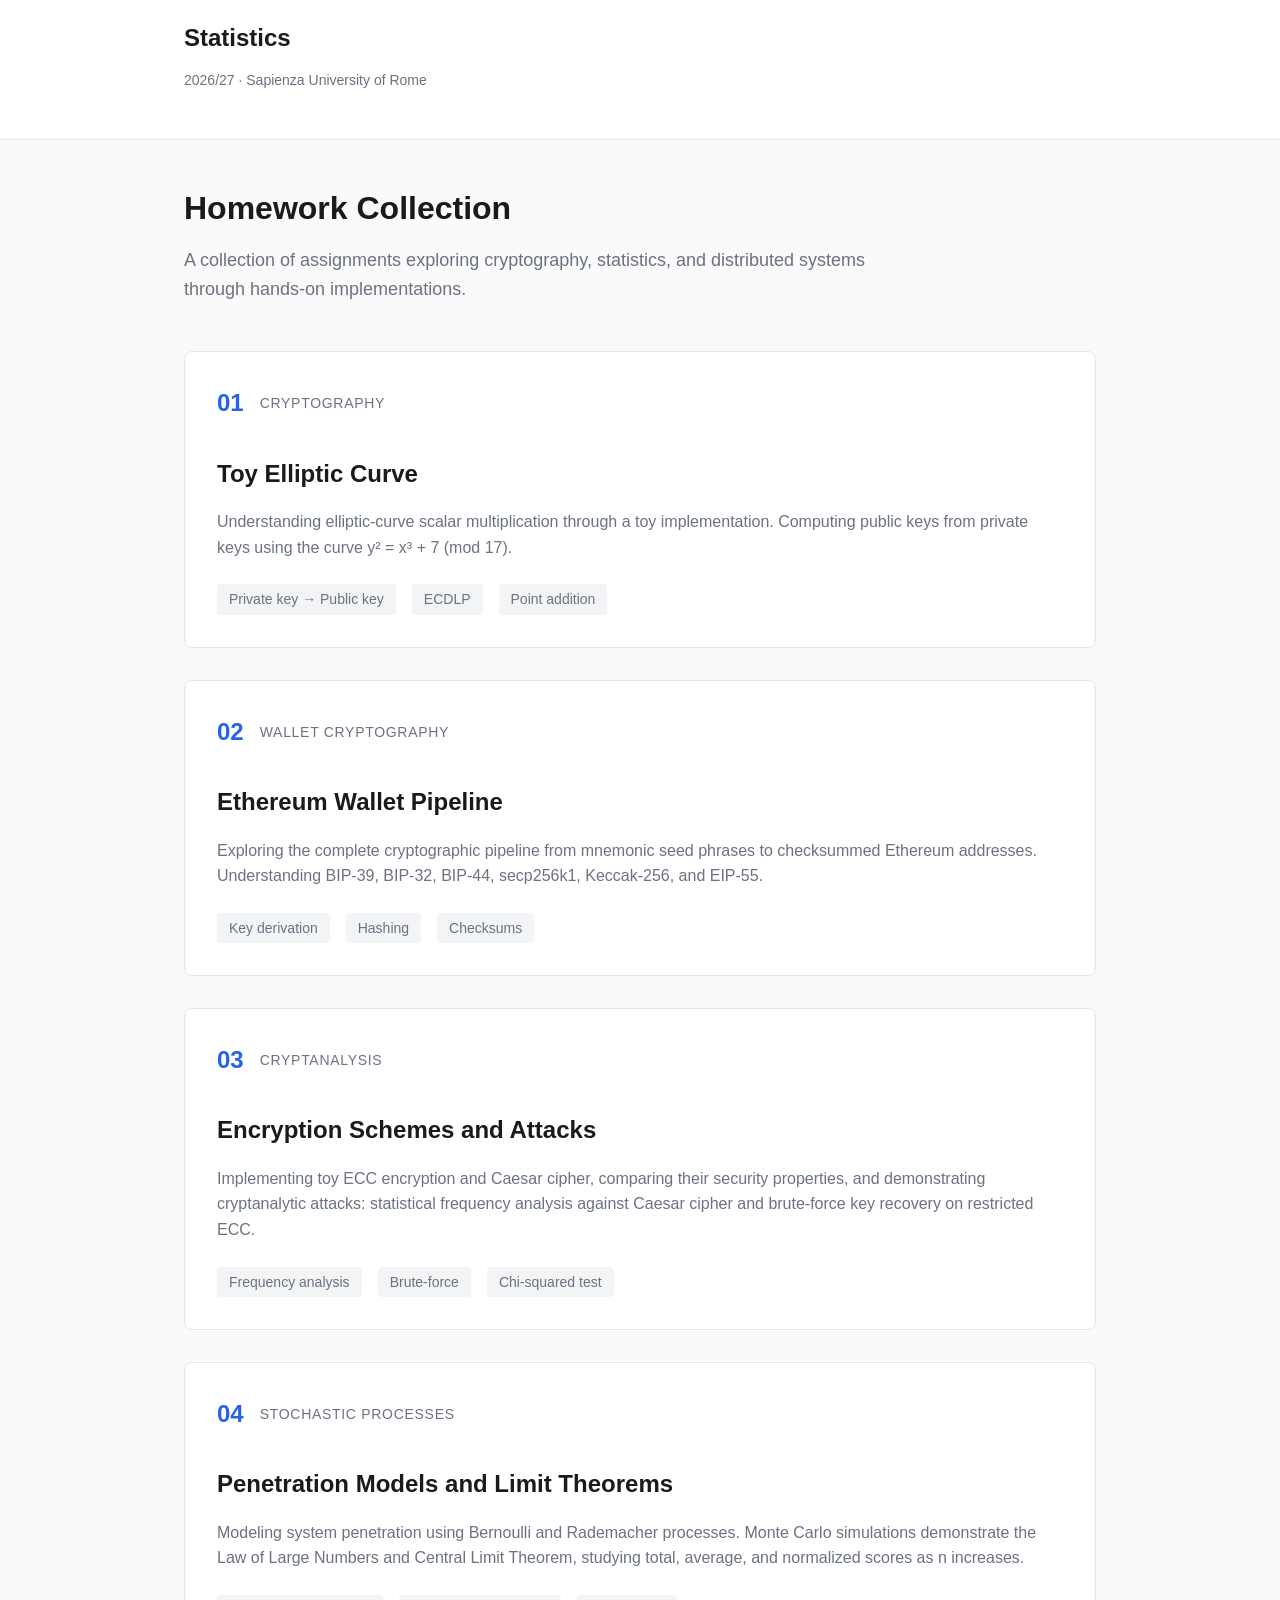
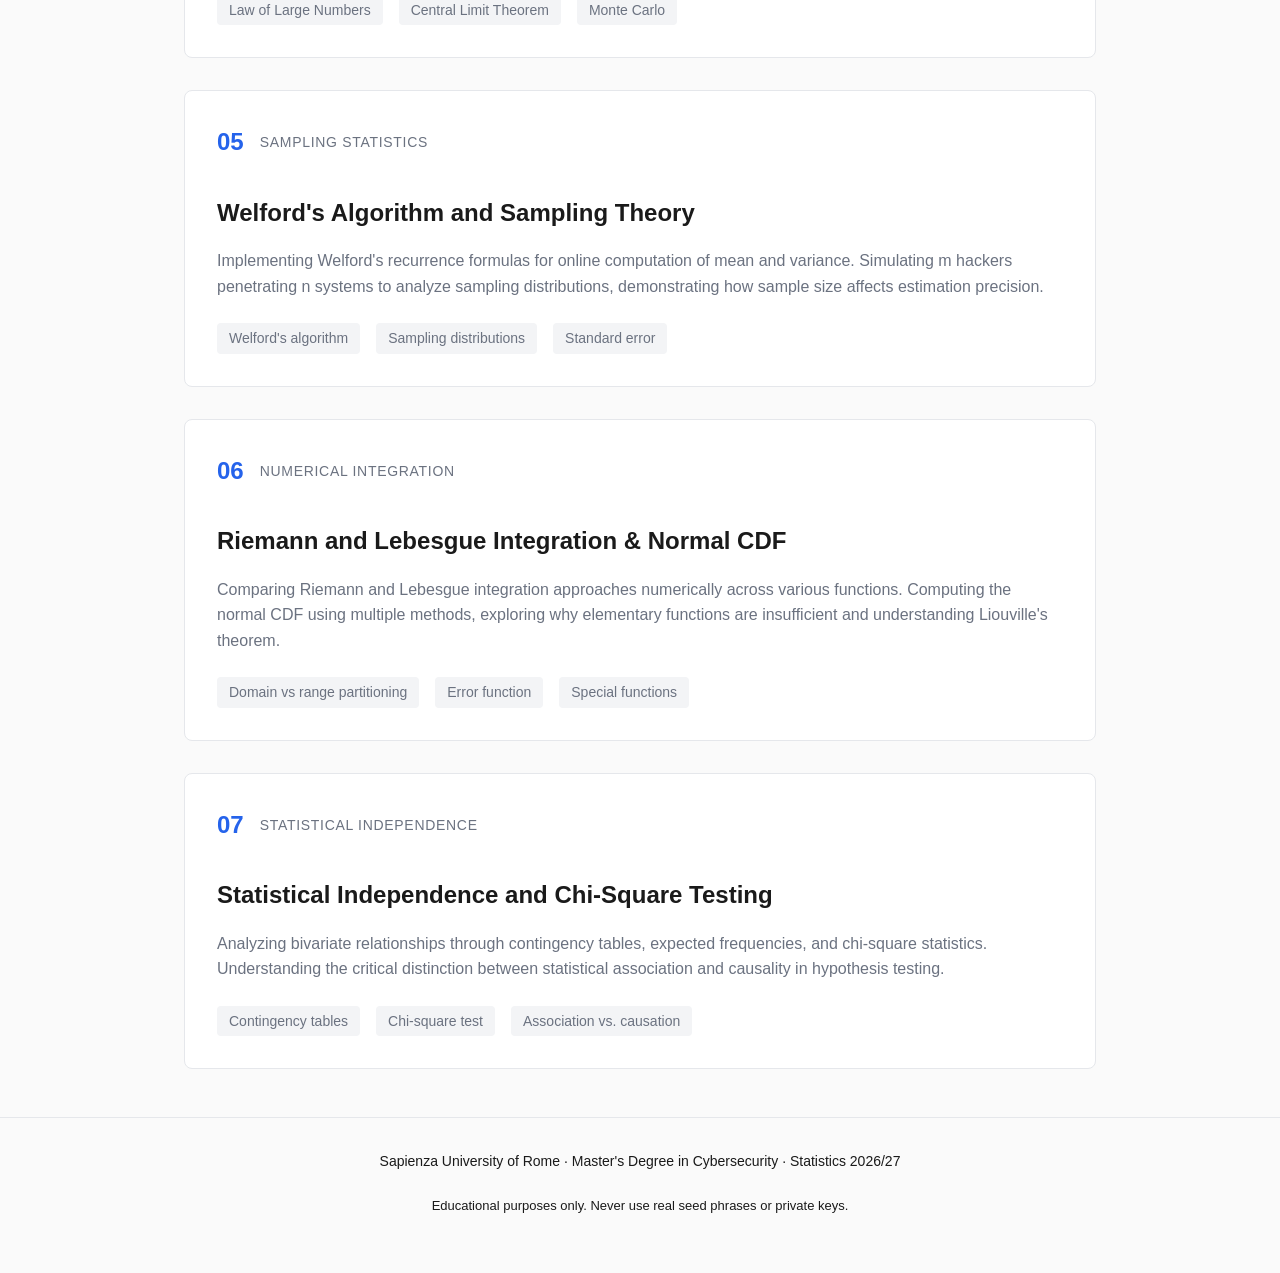
<file: index.html>
<!DOCTYPE html>
<html lang="en">
<head>
    <meta charset="UTF-8">
    <meta name="viewport" content="width=device-width, initial-scale=1.0">
    <title>Statistics Homework Collection</title>
    <link rel="stylesheet" href="styles.css">
</head>
<body>
    <header class="site-header">
        <div class="container">
            <h1>Statistics</h1>
            <p class="course-info">2026/27 · Sapienza University of Rome</p>
        </div>
    </header>

    <main class="container">
        <div class="intro">
            <h2>Homework Collection</h2>
            <p class="lead">A collection of assignments exploring cryptography, statistics, and distributed systems through hands-on implementations.</p>
        </div>

        <div class="homework-grid">
            <article class="hw-card">
                <div class="hw-header">
                    <span class="hw-number">01</span>
                    <span class="hw-topic">Cryptography</span>
                </div>
                <h3><a href="homework1.html">Toy Elliptic Curve</a></h3>
                <p>Understanding elliptic-curve scalar multiplication through a toy implementation. Computing public keys from private keys using the curve y² = x³ + 7 (mod 17).</p>
                <div class="hw-meta">
                    <span>Private key → Public key</span>
                    <span>ECDLP</span>
                    <span>Point addition</span>
                </div>
            </article>

            <article class="hw-card">
                <div class="hw-header">
                    <span class="hw-number">02</span>
                    <span class="hw-topic">Wallet Cryptography</span>
                </div>
                <h3><a href="homework2.html">Ethereum Wallet Pipeline</a></h3>
                <p>Exploring the complete cryptographic pipeline from mnemonic seed phrases to checksummed Ethereum addresses. Understanding BIP-39, BIP-32, BIP-44, secp256k1, Keccak-256, and EIP-55.</p>
                <div class="hw-meta">
                    <span>Key derivation</span>
                    <span>Hashing</span>
                    <span>Checksums</span>
                </div>
            </article>

            <article class="hw-card">
                <div class="hw-header">
                    <span class="hw-number">03</span>
                    <span class="hw-topic">Cryptanalysis</span>
                </div>
                <h3><a href="homework3.html">Encryption Schemes and Attacks</a></h3>
                <p>Implementing toy ECC encryption and Caesar cipher, comparing their security properties, and demonstrating cryptanalytic attacks: statistical frequency analysis against Caesar cipher and brute-force key recovery on restricted ECC.</p>
                <div class="hw-meta">
                    <span>Frequency analysis</span>
                    <span>Brute-force</span>
                    <span>Chi-squared test</span>
                </div>
            </article>

            <article class="hw-card">
                <div class="hw-header">
                    <span class="hw-number">04</span>
                    <span class="hw-topic">Stochastic Processes</span>
                </div>
                <h3><a href="homework4.html">Penetration Models and Limit Theorems</a></h3>
                <p>Modeling system penetration using Bernoulli and Rademacher processes. Monte Carlo simulations demonstrate the Law of Large Numbers and Central Limit Theorem, studying total, average, and normalized scores as n increases.</p>
                <div class="hw-meta">
                    <span>Law of Large Numbers</span>
                    <span>Central Limit Theorem</span>
                    <span>Monte Carlo</span>
                </div>
            </article>

            <article class="hw-card">
                <div class="hw-header">
                    <span class="hw-number">05</span>
                    <span class="hw-topic">Sampling Statistics</span>
                </div>
                <h3><a href="homework5.html">Welford's Algorithm and Sampling Theory</a></h3>
                <p>Implementing Welford's recurrence formulas for online computation of mean and variance. Simulating m hackers penetrating n systems to analyze sampling distributions, demonstrating how sample size affects estimation precision.</p>
                <div class="hw-meta">
                    <span>Welford's algorithm</span>
                    <span>Sampling distributions</span>
                    <span>Standard error</span>
                </div>
            </article>

            <article class="hw-card">
                <div class="hw-header">
                    <span class="hw-number">06</span>
                    <span class="hw-topic">Numerical Integration</span>
                </div>
                <h3><a href="homework6.html">Riemann and Lebesgue Integration & Normal CDF</a></h3>
                <p>Comparing Riemann and Lebesgue integration approaches numerically across various functions. Computing the normal CDF using multiple methods, exploring why elementary functions are insufficient and understanding Liouville's theorem.</p>
                <div class="hw-meta">
                    <span>Domain vs range partitioning</span>
                    <span>Error function</span>
                    <span>Special functions</span>
                </div>
            </article>

            <article class="hw-card">
                <div class="hw-header">
                    <span class="hw-number">07</span>
                    <span class="hw-topic">Statistical Independence</span>
                </div>
                <h3><a href="homework7.html">Statistical Independence and Chi-Square Testing</a></h3>
                <p>Analyzing bivariate relationships through contingency tables, expected frequencies, and chi-square statistics. Understanding the critical distinction between statistical association and causality in hypothesis testing.</p>
                <div class="hw-meta">
                    <span>Contingency tables</span>
                    <span>Chi-square test</span>
                    <span>Association vs. causation</span>
                </div>
            </article>
        </div>
    </main>

    <footer class="site-footer">
        <div class="container">
            <p>Sapienza University of Rome · Master's Degree in Cybersecurity · Statistics 2026/27</p>
            <p class="disclaimer">Educational purposes only. Never use real seed phrases or private keys.</p>
        </div>
    </footer>
</body>
</html>
</file>
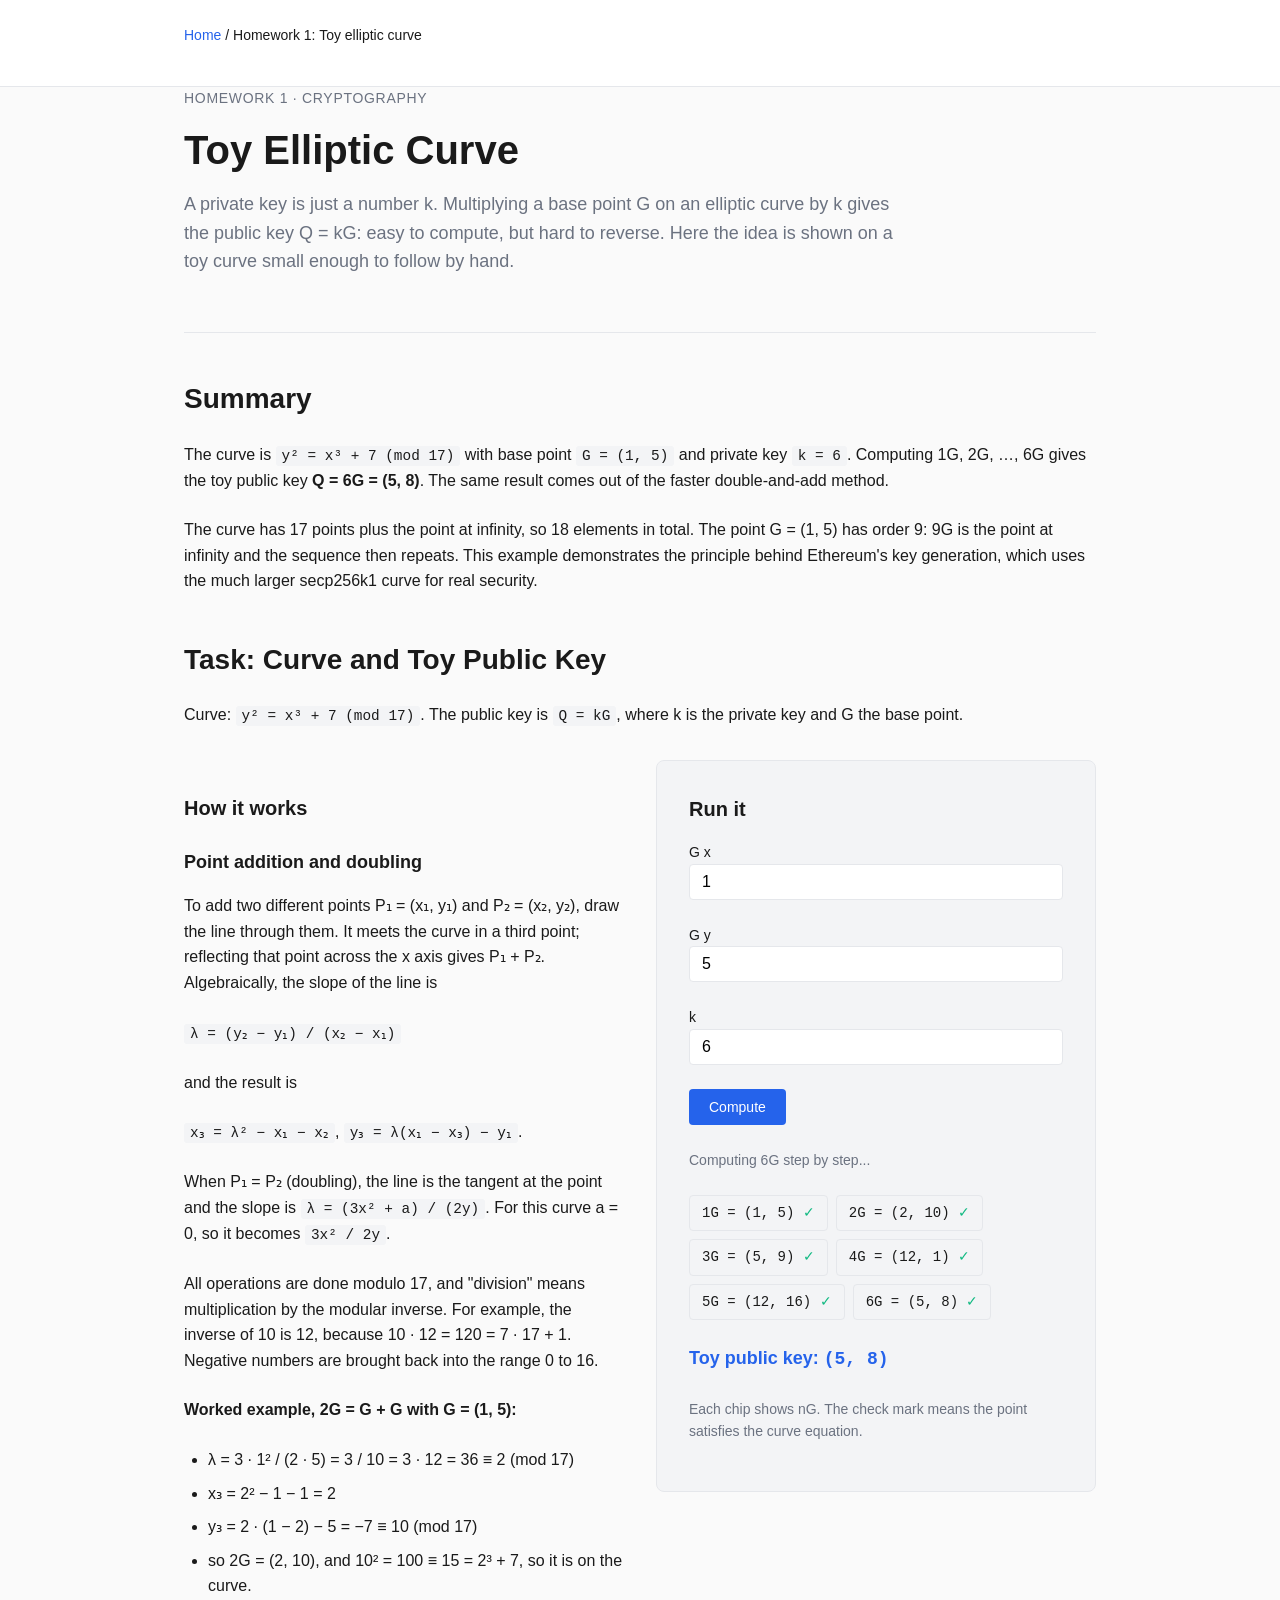
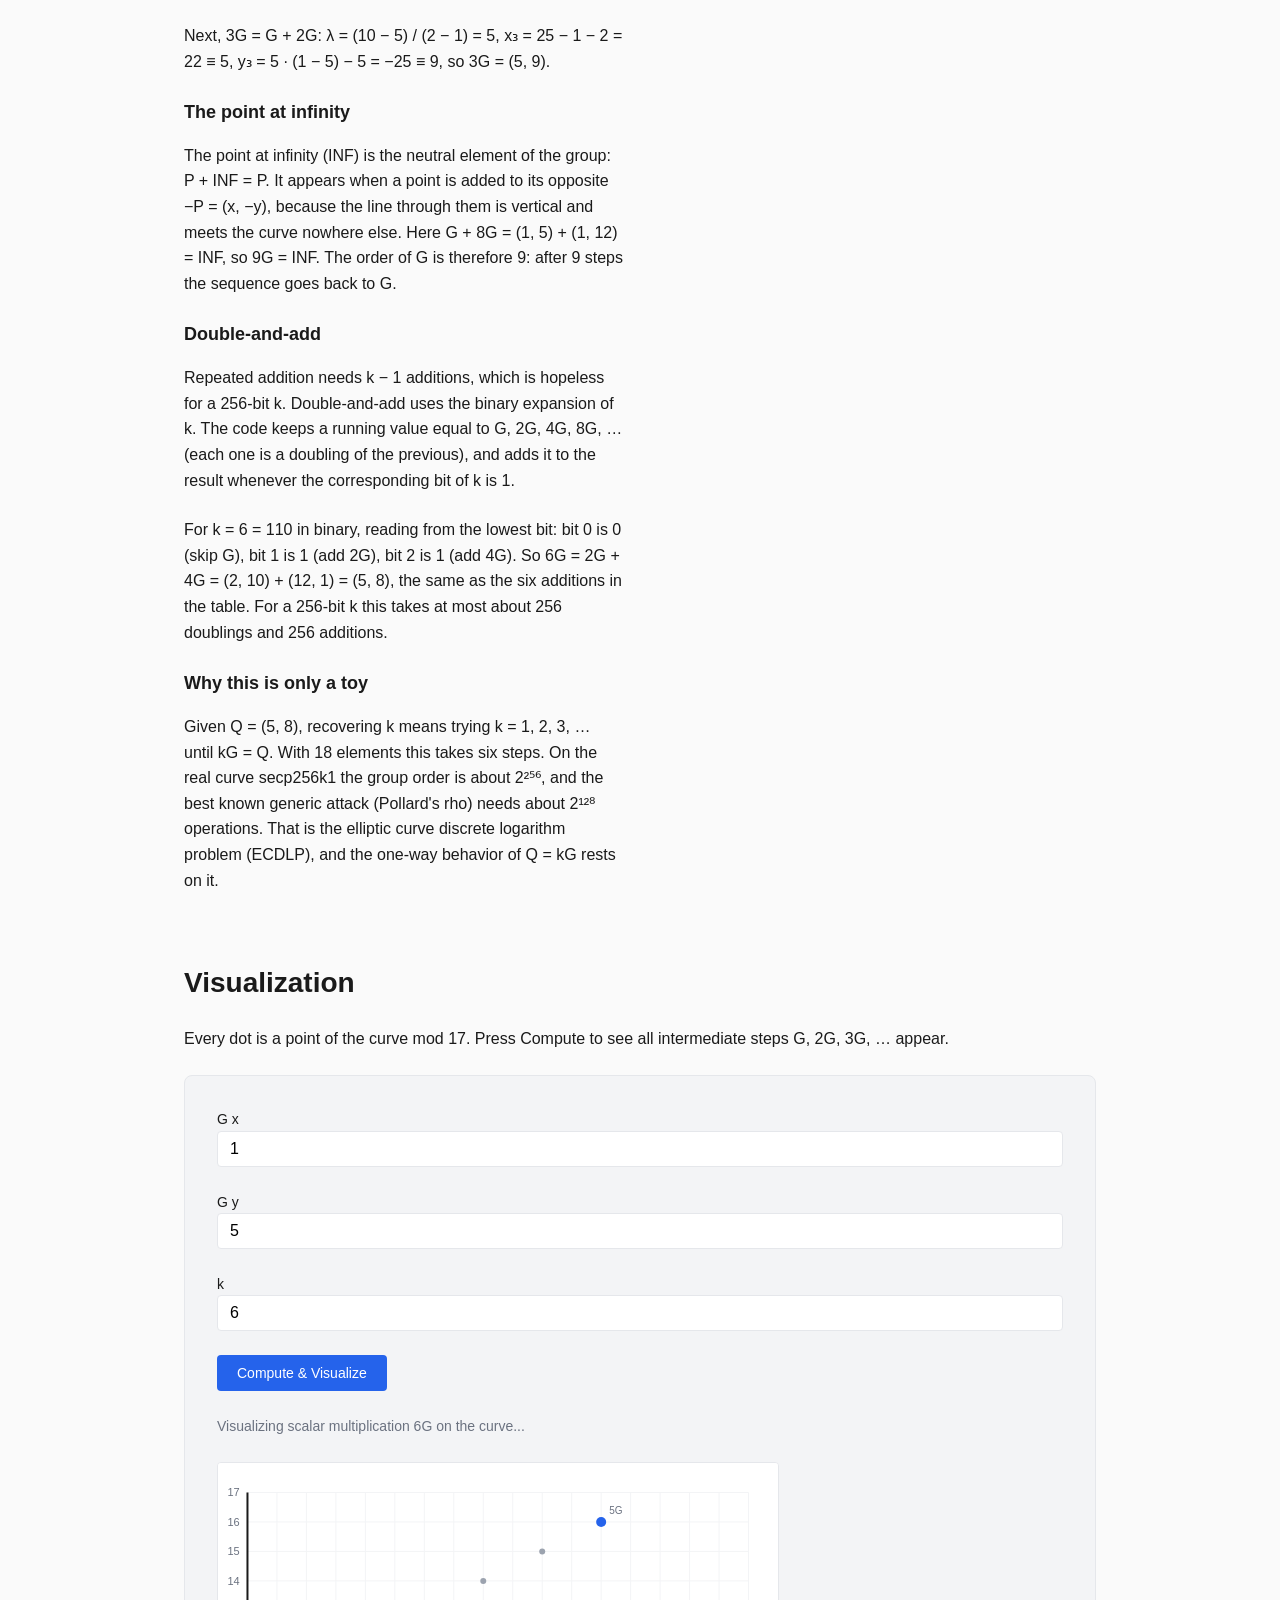
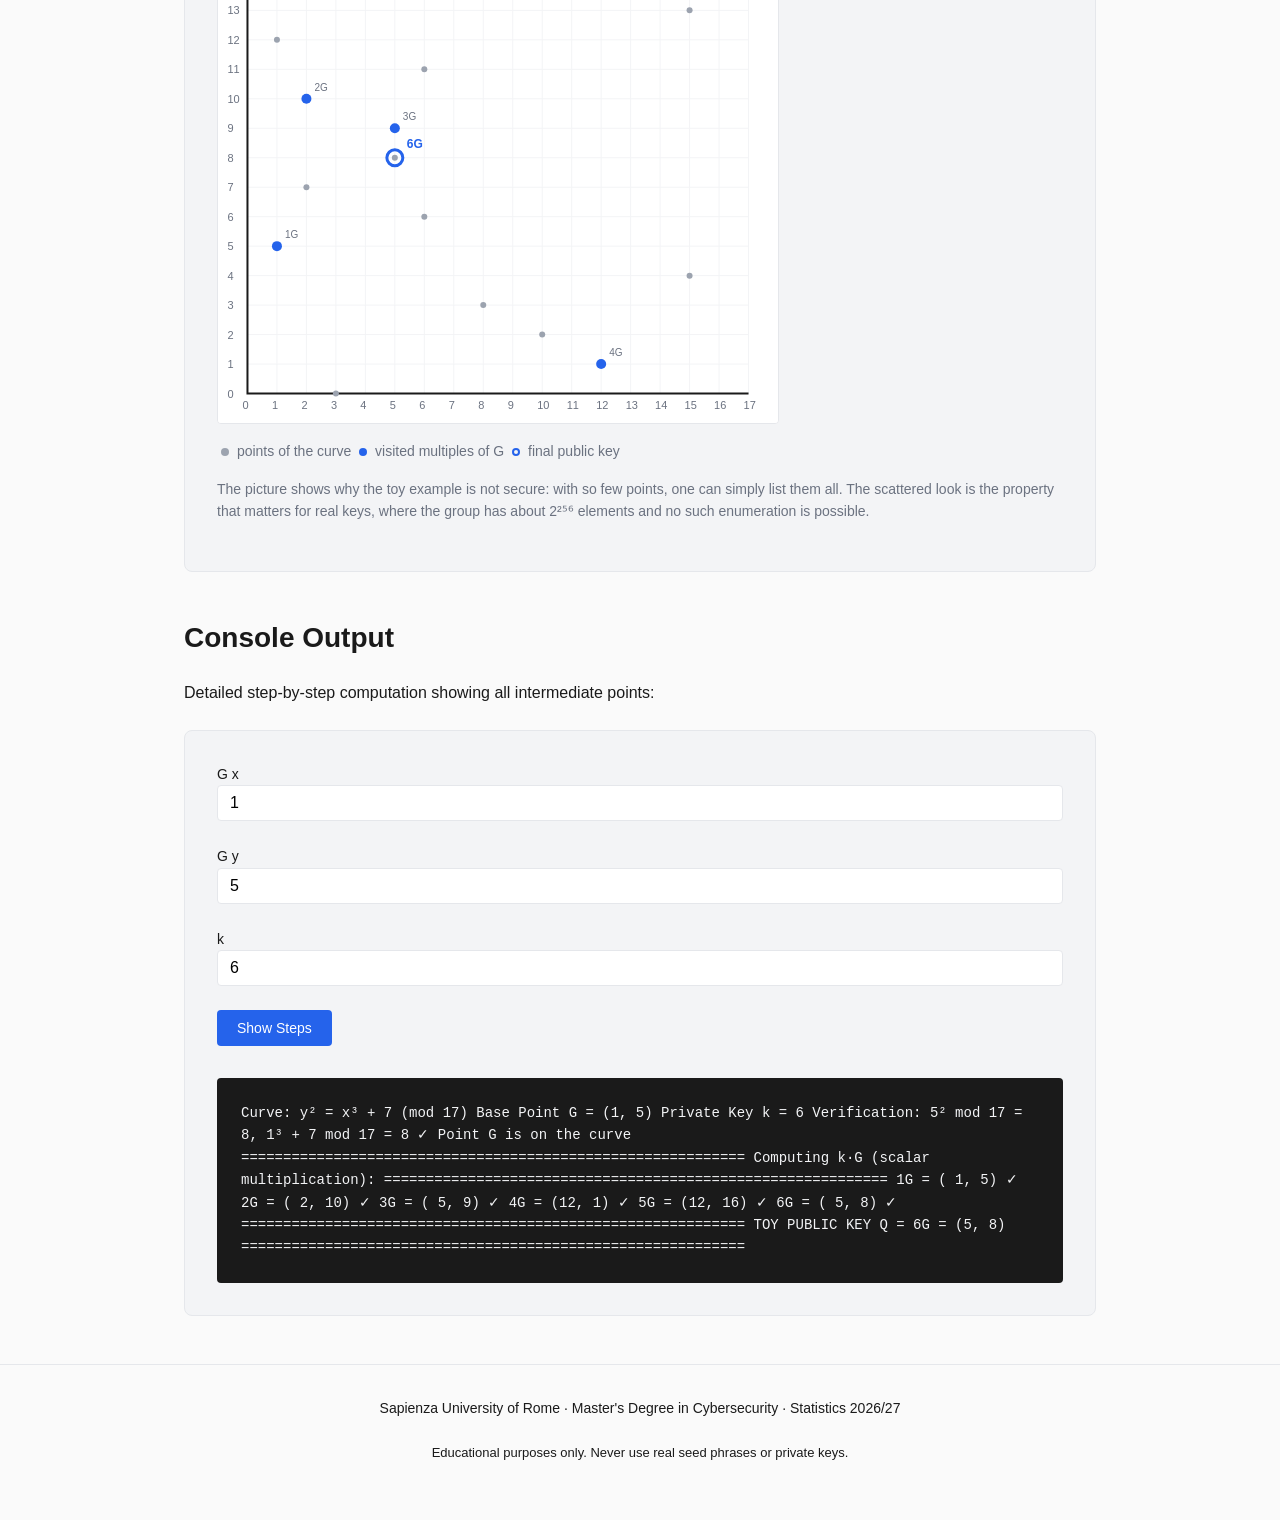
<file: homework1.html>
<!DOCTYPE html>
<html lang="en">
<head>
    <meta charset="UTF-8">
    <meta name="viewport" content="width=device-width, initial-scale=1.0">
    <title>Homework 1: Toy Elliptic Curve</title>
    <link rel="stylesheet" href="styles.css">
</head>
<body>
    <header class="site-header">
        <div class="container">
            <nav class="breadcrumb">
                <a href="index.html">Home</a> / <span>Homework 1: Toy elliptic curve</span>
            </nav>
        </div>
    </header>

    <main class="container">
        <div class="page-header">
            <p class="eyebrow">Homework 1 · Cryptography</p>
            <h1>Toy Elliptic Curve</h1>
            <p class="lead">A private key is just a number k. Multiplying a base point G on an elliptic curve by k gives the public key Q = kG: easy to compute, but hard to reverse. Here the idea is shown on a toy curve small enough to follow by hand.</p>
        </div>

        <section>
            <h2 id="summary">Summary</h2>
            <p>The curve is <code>y² = x³ + 7 (mod 17)</code> with base point <code>G = (1, 5)</code> and private key <code>k = 6</code>. Computing 1G, 2G, …, 6G gives the toy public key <strong>Q = 6G = (5, 8)</strong>. The same result comes out of the faster double-and-add method.</p>
            <p>The curve has 17 points plus the point at infinity, so 18 elements in total. The point G = (1, 5) has order 9: 9G is the point at infinity and the sequence then repeats. This example demonstrates the principle behind Ethereum's key generation, which uses the much larger secp256k1 curve for real security.</p>
        </section>

        <section>
            <h2 id="task-1">Task: Curve and Toy Public Key</h2>
            <p>Curve: <code>y² = x³ + 7 (mod 17)</code>. The public key is <code>Q = kG</code>, where k is the private key and G the base point.</p>

            <div class="split">
                <div>
                    <h3>How it works</h3>

                    <h4>Point addition and doubling</h4>
                    <p>To add two different points P₁ = (x₁, y₁) and P₂ = (x₂, y₂), draw the line through them. It meets the curve in a third point; reflecting that point across the x axis gives P₁ + P₂. Algebraically, the slope of the line is</p>
                    <p><code>λ = (y₂ − y₁) / (x₂ − x₁)</code></p>
                    <p>and the result is</p>
                    <p><code>x₃ = λ² − x₁ − x₂</code>, <code>y₃ = λ(x₁ − x₃) − y₁</code>.</p>

                    <p>When P₁ = P₂ (doubling), the line is the tangent at the point and the slope is <code>λ = (3x² + a) / (2y)</code>. For this curve a = 0, so it becomes <code>3x² / 2y</code>.</p>

                    <p>All operations are done modulo 17, and "division" means multiplication by the modular inverse. For example, the inverse of 10 is 12, because 10 · 12 = 120 = 7 · 17 + 1. Negative numbers are brought back into the range 0 to 16.</p>

                    <p><strong>Worked example, 2G = G + G with G = (1, 5):</strong></p>
                    <ul>
                        <li>λ = 3 · 1² / (2 · 5) = 3 / 10 = 3 · 12 = 36 ≡ 2 (mod 17)</li>
                        <li>x₃ = 2² − 1 − 1 = 2</li>
                        <li>y₃ = 2 · (1 − 2) − 5 = −7 ≡ 10 (mod 17)</li>
                        <li>so 2G = (2, 10), and 10² = 100 ≡ 15 = 2³ + 7, so it is on the curve.</li>
                    </ul>

                    <p>Next, 3G = G + 2G: λ = (10 − 5) / (2 − 1) = 5, x₃ = 25 − 1 − 2 = 22 ≡ 5, y₃ = 5 · (1 − 5) − 5 = −25 ≡ 9, so 3G = (5, 9).</p>

                    <h4>The point at infinity</h4>
                    <p>The point at infinity (INF) is the neutral element of the group: P + INF = P. It appears when a point is added to its opposite −P = (x, −y), because the line through them is vertical and meets the curve nowhere else. Here G + 8G = (1, 5) + (1, 12) = INF, so 9G = INF. The order of G is therefore 9: after 9 steps the sequence goes back to G.</p>

                    <h4>Double-and-add</h4>
                    <p>Repeated addition needs k − 1 additions, which is hopeless for a 256-bit k. Double-and-add uses the binary expansion of k. The code keeps a running value equal to G, 2G, 4G, 8G, … (each one is a doubling of the previous), and adds it to the result whenever the corresponding bit of k is 1.</p>
                    <p>For k = 6 = 110 in binary, reading from the lowest bit: bit 0 is 0 (skip G), bit 1 is 1 (add 2G), bit 2 is 1 (add 4G). So 6G = 2G + 4G = (2, 10) + (12, 1) = (5, 8), the same as the six additions in the table. For a 256-bit k this takes at most about 256 doublings and 256 additions.</p>

                    <h4>Why this is only a toy</h4>
                    <p>Given Q = (5, 8), recovering k means trying k = 1, 2, 3, … until kG = Q. With 18 elements this takes six steps. On the real curve secp256k1 the group order is about 2²⁵⁶, and the best known generic attack (Pollard's rho) needs about 2¹²⁸ operations. That is the elliptic curve discrete logarithm problem (ECDLP), and the one-way behavior of Q = kG rests on it.</p>
                </div>

                <div class="panel sticky">
                    <h3>Run it</h3>
                    <label>G x <input id="t1-gx" type="number" value="1" min="0" max="16"></label>
                    <label>G y <input id="t1-gy" type="number" value="5" min="0" max="16"></label>
                    <label>k <input id="t1-k" type="number" value="6" min="1" max="100"></label>
                    <button id="t1-run" type="button">Compute</button>
                    <p id="t1-msg" class="msg" role="status"></p>
                    <ul class="chips" id="t1-steps"></ul>
                    <p class="result">Toy public key: <output id="t1-pubkey">–</output></p>
                    <p class="legend">Each chip shows nG. The check mark means the point satisfies the curve equation.</p>
                </div>
            </div>
        </section>

        <section>
            <h2 id="task-2">Visualization</h2>
            <p>Every dot is a point of the curve mod 17. Press Compute to see all intermediate steps G, 2G, 3G, … appear.</p>

            <div class="panel">
                <label>G x <input id="t2-gx" type="number" value="1" min="0" max="16"></label>
                <label>G y <input id="t2-gy" type="number" value="5" min="0" max="16"></label>
                <label>k <input id="t2-k" type="number" value="6" min="1" max="20"></label>
                <button id="t2-run" type="button">Compute & Visualize</button>
                <p id="t2-msg" class="msg" role="status"></p>
                <canvas id="t2-plot" width="560" height="560" aria-label="Points of the toy curve mod 17 and the sequence G, 2G, 3G, ..."></canvas>
                <p class="legend"><span class="dot grey"></span> points of the curve <span class="dot acc"></span> visited multiples of G <span class="dot ring"></span> final public key</p>
                <p class="note">The picture shows why the toy example is not secure: with so few points, one can simply list them all. The scattered look is the property that matters for real keys, where the group has about 2²⁵⁶ elements and no such enumeration is possible.</p>
            </div>
        </section>

        <section>
            <h2 id="console">Console Output</h2>
            <p>Detailed step-by-step computation showing all intermediate points:</p>
            <div class="panel">
                <label>G x <input id="t3-gx" type="number" value="1" min="0" max="16"></label>
                <label>G y <input id="t3-gy" type="number" value="5" min="0" max="16"></label>
                <label>k <input id="t3-k" type="number" value="6" min="1" max="20"></label>
                <button id="t3-run" type="button">Show Steps</button>
                <div id="t3-output" class="output"></div>
            </div>
        </section>
    </main>

    <footer class="site-footer">
        <div class="container">
            <p>Sapienza University of Rome · Master's Degree in Cybersecurity · Statistics 2026/27</p>
            <p class="disclaimer">Educational purposes only. Never use real seed phrases or private keys.</p>
        </div>
    </footer>

    <script src="homework1.js"></script>
</body>
</html>
</file>
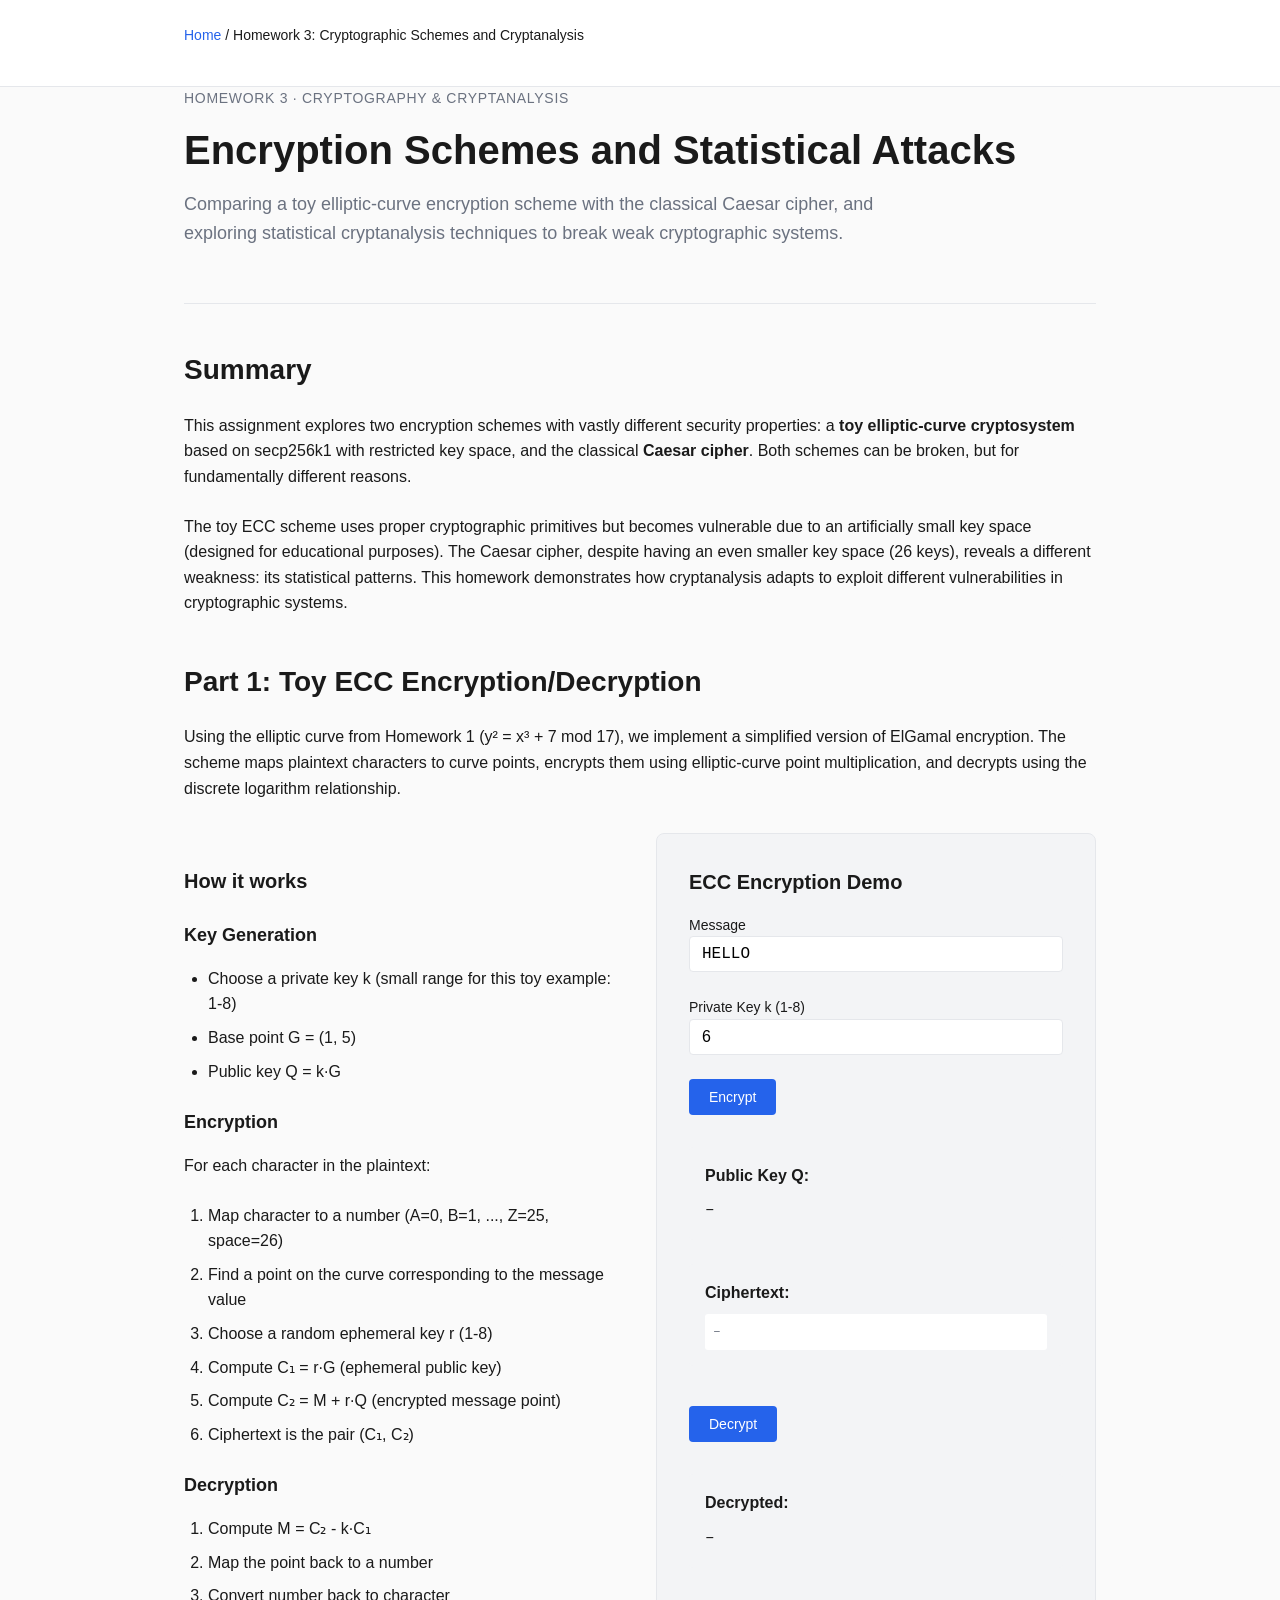
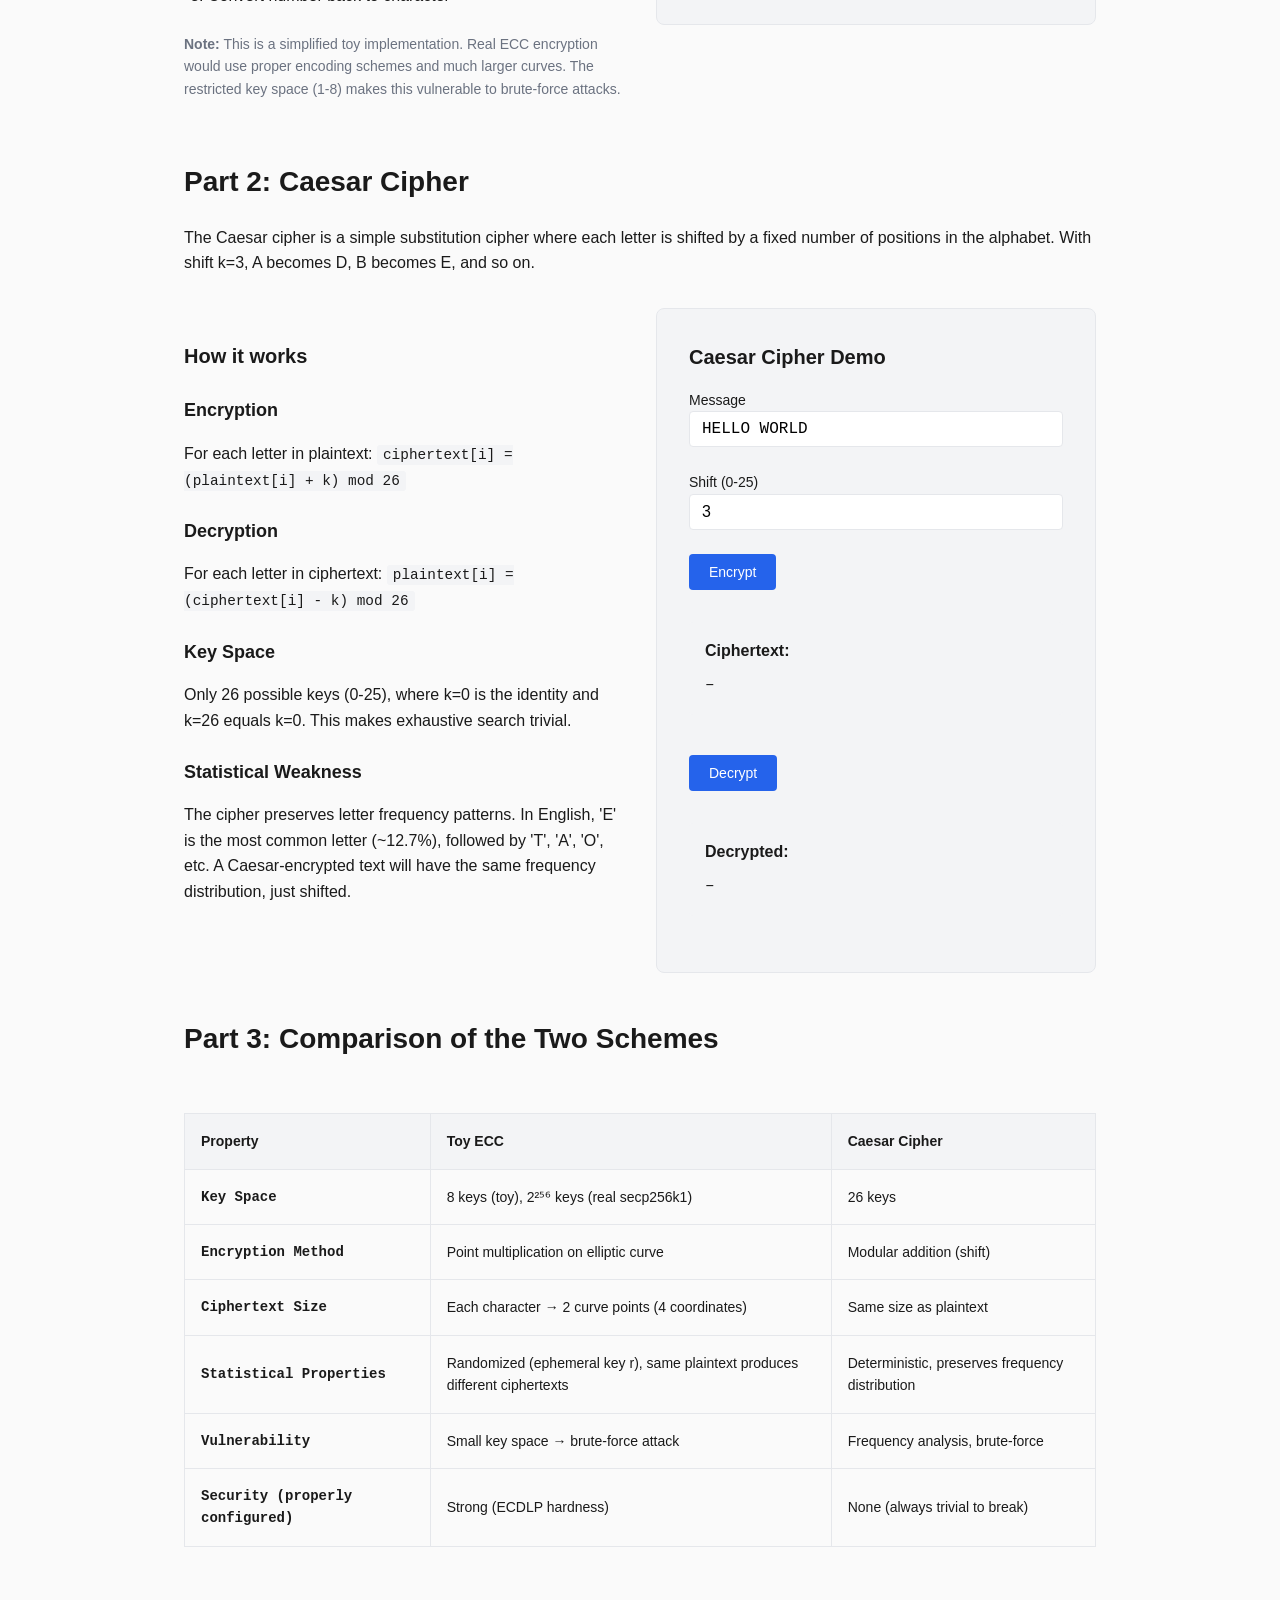
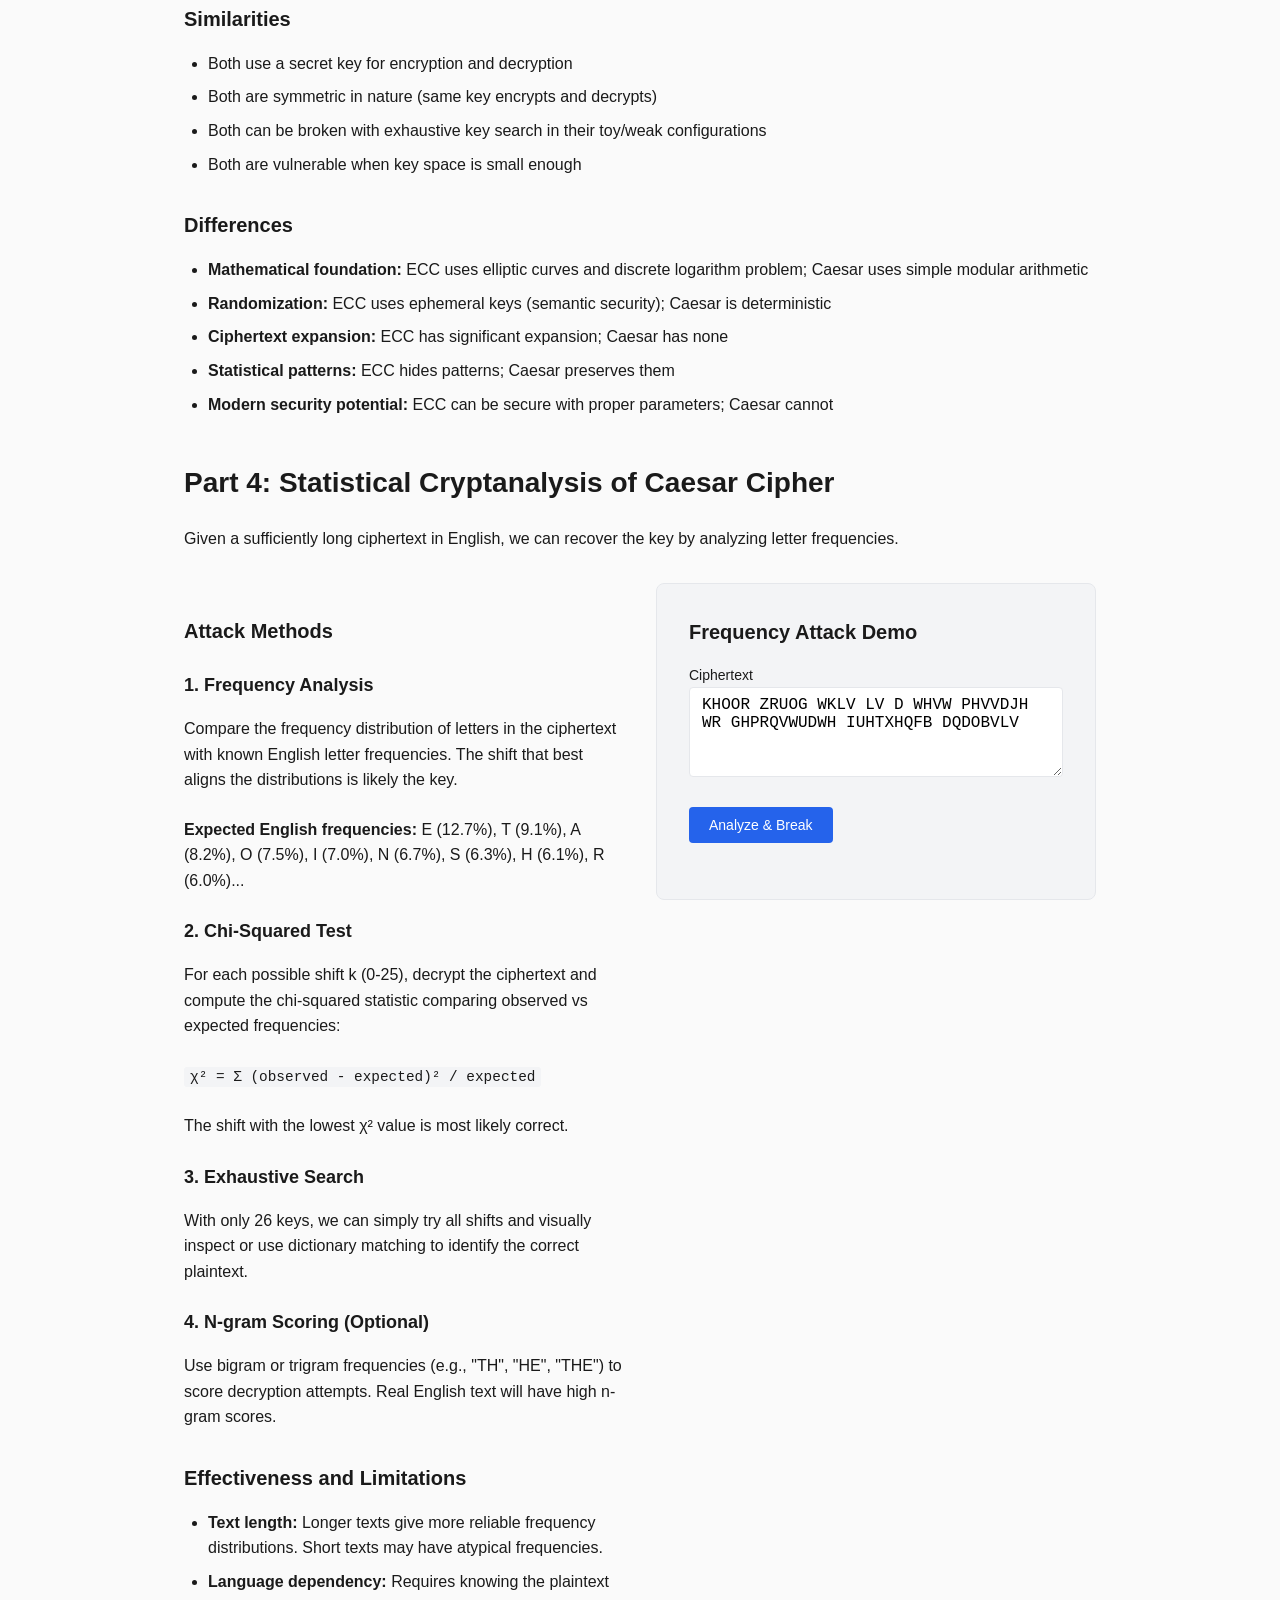
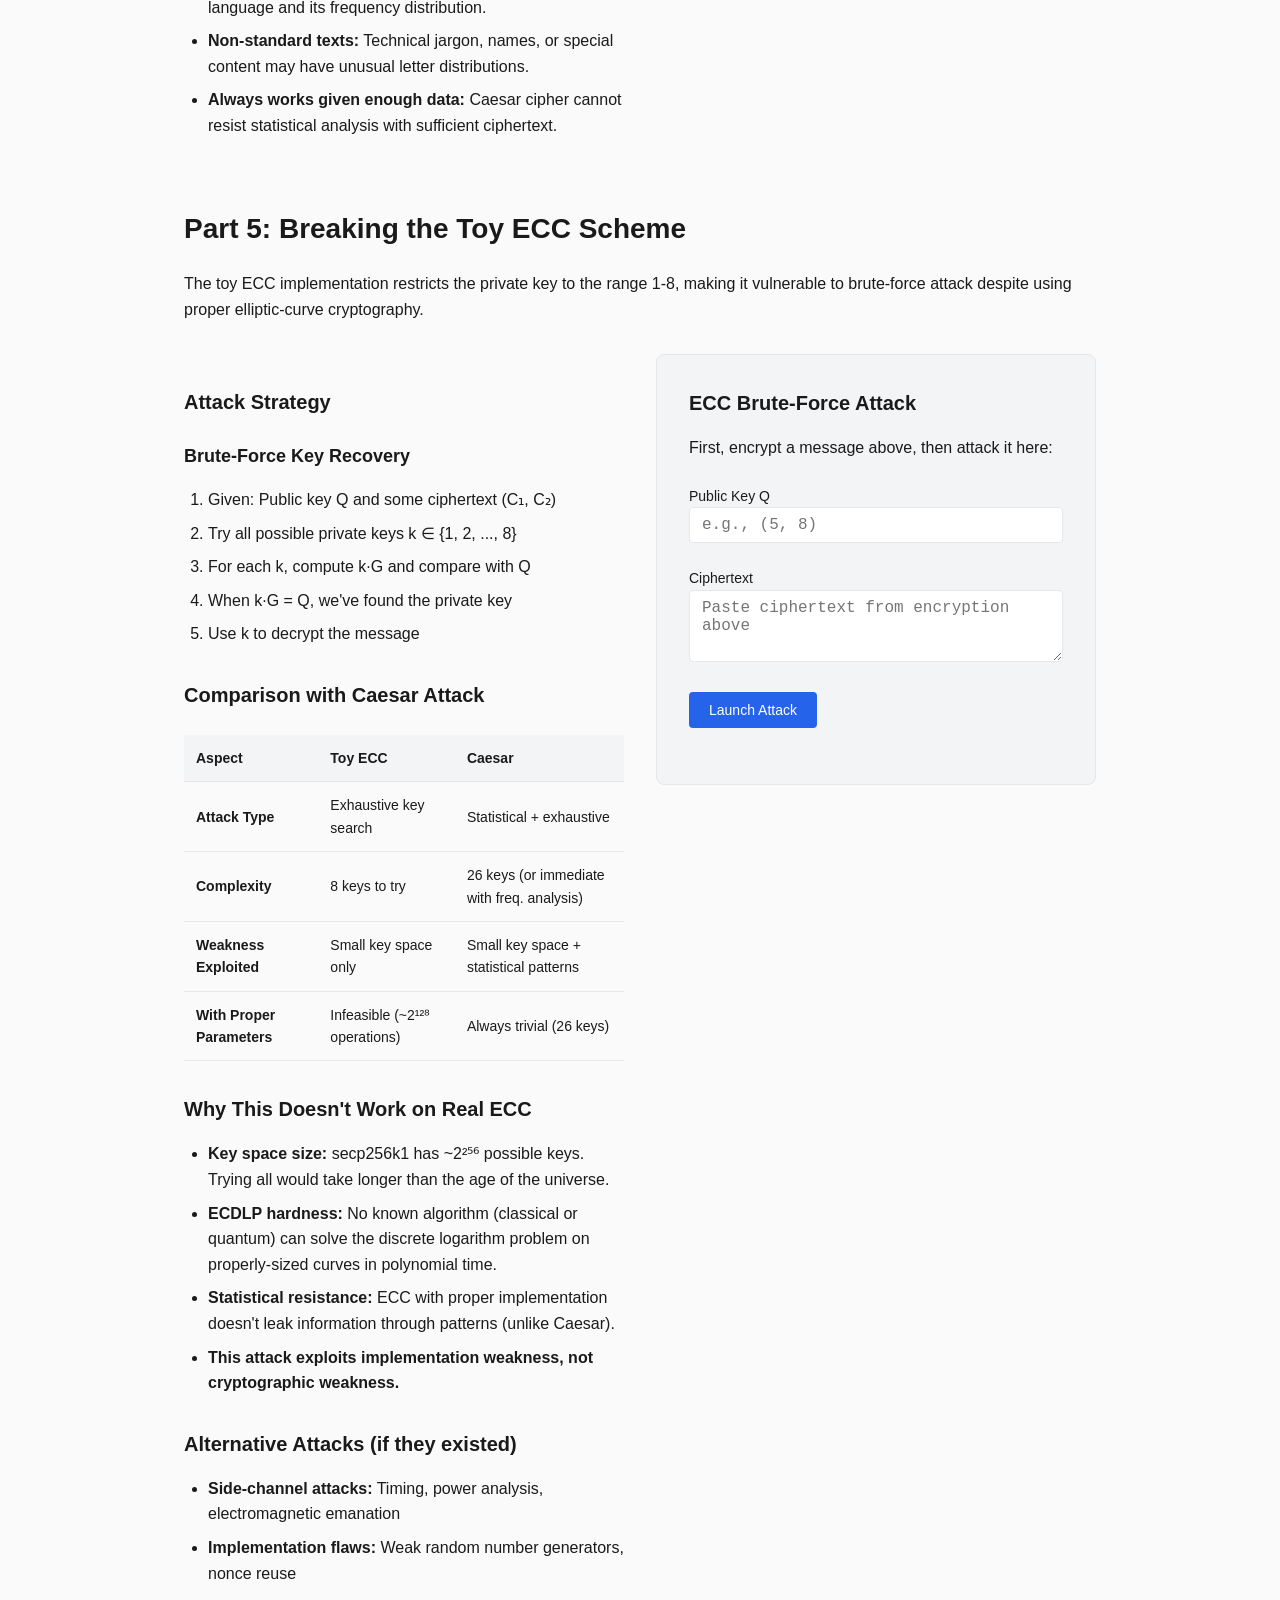
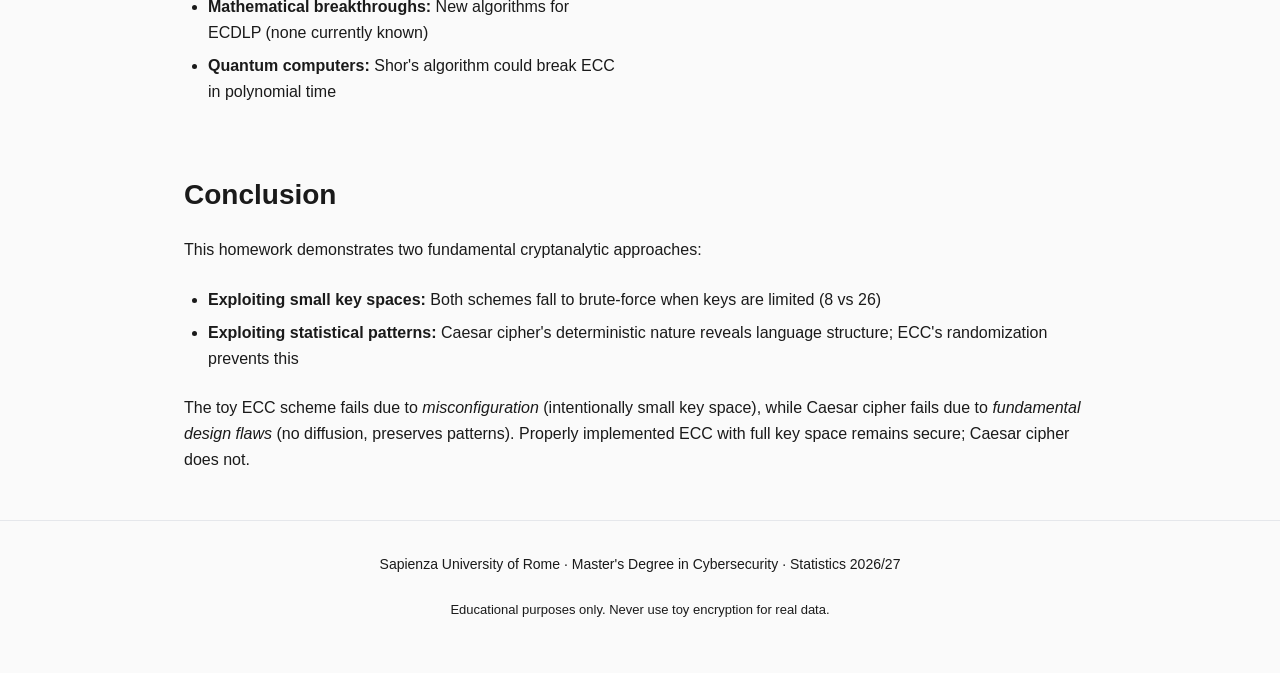
<file: homework3.html>
<!DOCTYPE html>
<html lang="en">
<head>
    <meta charset="UTF-8">
    <meta name="viewport" content="width=device-width, initial-scale=1.0">
    <title>Homework 3: Cryptographic Schemes and Cryptanalysis</title>
    <link rel="stylesheet" href="styles.css">
</head>
<body>
    <header class="site-header">
        <div class="container">
            <nav class="breadcrumb">
                <a href="index.html">Home</a> / <span>Homework 3: Cryptographic Schemes and Cryptanalysis</span>
            </nav>
        </div>
    </header>

    <main class="container">
        <div class="page-header">
            <p class="eyebrow">Homework 3 · Cryptography & Cryptanalysis</p>
            <h1>Encryption Schemes and Statistical Attacks</h1>
            <p class="lead">Comparing a toy elliptic-curve encryption scheme with the classical Caesar cipher, and exploring statistical cryptanalysis techniques to break weak cryptographic systems.</p>
        </div>

        <section>
            <h2 id="summary">Summary</h2>
            <p>This assignment explores two encryption schemes with vastly different security properties: a <strong>toy elliptic-curve cryptosystem</strong> based on secp256k1 with restricted key space, and the classical <strong>Caesar cipher</strong>. Both schemes can be broken, but for fundamentally different reasons.</p>
            <p>The toy ECC scheme uses proper cryptographic primitives but becomes vulnerable due to an artificially small key space (designed for educational purposes). The Caesar cipher, despite having an even smaller key space (26 keys), reveals a different weakness: its statistical patterns. This homework demonstrates how cryptanalysis adapts to exploit different vulnerabilities in cryptographic systems.</p>
        </section>

        <section>
            <h2 id="ecc-encryption">Part 1: Toy ECC Encryption/Decryption</h2>
            <p>Using the elliptic curve from Homework 1 (y² = x³ + 7 mod 17), we implement a simplified version of ElGamal encryption. The scheme maps plaintext characters to curve points, encrypts them using elliptic-curve point multiplication, and decrypts using the discrete logarithm relationship.</p>

            <div class="split">
                <div>
                    <h3>How it works</h3>
                    <h4>Key Generation</h4>
                    <ul>
                        <li>Choose a private key k (small range for this toy example: 1-8)</li>
                        <li>Base point G = (1, 5)</li>
                        <li>Public key Q = k·G</li>
                    </ul>

                    <h4>Encryption</h4>
                    <p>For each character in the plaintext:</p>
                    <ol>
                        <li>Map character to a number (A=0, B=1, ..., Z=25, space=26)</li>
                        <li>Find a point on the curve corresponding to the message value</li>
                        <li>Choose a random ephemeral key r (1-8)</li>
                        <li>Compute C₁ = r·G (ephemeral public key)</li>
                        <li>Compute C₂ = M + r·Q (encrypted message point)</li>
                        <li>Ciphertext is the pair (C₁, C₂)</li>
                    </ol>

                    <h4>Decryption</h4>
                    <ol>
                        <li>Compute M = C₂ - k·C₁</li>
                        <li>Map the point back to a number</li>
                        <li>Convert number back to character</li>
                    </ol>

                    <p class="note"><strong>Note:</strong> This is a simplified toy implementation. Real ECC encryption would use proper encoding schemes and much larger curves. The restricted key space (1-8) makes this vulnerable to brute-force attacks.</p>
                </div>

                <div class="panel sticky">
                    <h3>ECC Encryption Demo</h3>
                    <label>Message <input id="ecc-msg" type="text" value="HELLO" maxlength="10" placeholder="Short message (A-Z, space)"></label>
                    <label>Private Key k (1-8) <input id="ecc-k" type="number" value="6" min="1" max="8"></label>
                    <button id="ecc-encrypt-btn" type="button">Encrypt</button>
                    <p id="ecc-encrypt-msg" class="msg" role="status"></p>
                    <div class="result-item">
                        <strong>Public Key Q:</strong>
                        <output id="ecc-pubkey">–</output>
                    </div>
                    <div class="result-item">
                        <strong>Ciphertext:</strong>
                        <output id="ecc-ciphertext" class="result-code">–</output>
                    </div>
                    <button id="ecc-decrypt-btn" type="button" style="margin-top: 1rem;">Decrypt</button>
                    <p id="ecc-decrypt-msg" class="msg" role="status"></p>
                    <div class="result-item">
                        <strong>Decrypted:</strong>
                        <output id="ecc-decrypted">–</output>
                    </div>
                </div>
            </div>
        </section>

        <section>
            <h2 id="caesar">Part 2: Caesar Cipher</h2>
            <p>The Caesar cipher is a simple substitution cipher where each letter is shifted by a fixed number of positions in the alphabet. With shift k=3, A becomes D, B becomes E, and so on.</p>

            <div class="split">
                <div>
                    <h3>How it works</h3>
                    <h4>Encryption</h4>
                    <p>For each letter in plaintext: <code>ciphertext[i] = (plaintext[i] + k) mod 26</code></p>

                    <h4>Decryption</h4>
                    <p>For each letter in ciphertext: <code>plaintext[i] = (ciphertext[i] - k) mod 26</code></p>

                    <h4>Key Space</h4>
                    <p>Only 26 possible keys (0-25), where k=0 is the identity and k=26 equals k=0. This makes exhaustive search trivial.</p>

                    <h4>Statistical Weakness</h4>
                    <p>The cipher preserves letter frequency patterns. In English, 'E' is the most common letter (~12.7%), followed by 'T', 'A', 'O', etc. A Caesar-encrypted text will have the same frequency distribution, just shifted.</p>
                </div>

                <div class="panel sticky">
                    <h3>Caesar Cipher Demo</h3>
                    <label>Message <input id="caesar-msg" type="text" value="HELLO WORLD" placeholder="Your message"></label>
                    <label>Shift (0-25) <input id="caesar-k" type="number" value="3" min="0" max="25"></label>
                    <button id="caesar-encrypt-btn" type="button">Encrypt</button>
                    <p id="caesar-encrypt-msg" class="msg" role="status"></p>
                    <div class="result-item">
                        <strong>Ciphertext:</strong>
                        <output id="caesar-ciphertext">–</output>
                    </div>
                    <button id="caesar-decrypt-btn" type="button" style="margin-top: 1rem;">Decrypt</button>
                    <p id="caesar-decrypt-msg" class="msg" role="status"></p>
                    <div class="result-item">
                        <strong>Decrypted:</strong>
                        <output id="caesar-decrypted">–</output>
                    </div>
                </div>
            </div>
        </section>

        <section>
            <h2 id="comparison">Part 3: Comparison of the Two Schemes</h2>

            <div class="comparison-table">
                <table>
                    <thead>
                        <tr>
                            <th>Property</th>
                            <th>Toy ECC</th>
                            <th>Caesar Cipher</th>
                        </tr>
                    </thead>
                    <tbody>
                        <tr>
                            <td><strong>Key Space</strong></td>
                            <td>8 keys (toy), 2²⁵⁶ keys (real secp256k1)</td>
                            <td>26 keys</td>
                        </tr>
                        <tr>
                            <td><strong>Encryption Method</strong></td>
                            <td>Point multiplication on elliptic curve</td>
                            <td>Modular addition (shift)</td>
                        </tr>
                        <tr>
                            <td><strong>Ciphertext Size</strong></td>
                            <td>Each character → 2 curve points (4 coordinates)</td>
                            <td>Same size as plaintext</td>
                        </tr>
                        <tr>
                            <td><strong>Statistical Properties</strong></td>
                            <td>Randomized (ephemeral key r), same plaintext produces different ciphertexts</td>
                            <td>Deterministic, preserves frequency distribution</td>
                        </tr>
                        <tr>
                            <td><strong>Vulnerability</strong></td>
                            <td>Small key space → brute-force attack</td>
                            <td>Frequency analysis, brute-force</td>
                        </tr>
                        <tr>
                            <td><strong>Security (properly configured)</strong></td>
                            <td>Strong (ECDLP hardness)</td>
                            <td>None (always trivial to break)</td>
                        </tr>
                    </tbody>
                </table>
            </div>

            <h3>Similarities</h3>
            <ul>
                <li>Both use a secret key for encryption and decryption</li>
                <li>Both are symmetric in nature (same key encrypts and decrypts)</li>
                <li>Both can be broken with exhaustive key search in their toy/weak configurations</li>
                <li>Both are vulnerable when key space is small enough</li>
            </ul>

            <h3>Differences</h3>
            <ul>
                <li><strong>Mathematical foundation:</strong> ECC uses elliptic curves and discrete logarithm problem; Caesar uses simple modular arithmetic</li>
                <li><strong>Randomization:</strong> ECC uses ephemeral keys (semantic security); Caesar is deterministic</li>
                <li><strong>Ciphertext expansion:</strong> ECC has significant expansion; Caesar has none</li>
                <li><strong>Statistical patterns:</strong> ECC hides patterns; Caesar preserves them</li>
                <li><strong>Modern security potential:</strong> ECC can be secure with proper parameters; Caesar cannot</li>
            </ul>
        </section>

        <section>
            <h2 id="frequency-attack">Part 4: Statistical Cryptanalysis of Caesar Cipher</h2>
            <p>Given a sufficiently long ciphertext in English, we can recover the key by analyzing letter frequencies.</p>

            <div class="split">
                <div>
                    <h3>Attack Methods</h3>

                    <h4>1. Frequency Analysis</h4>
                    <p>Compare the frequency distribution of letters in the ciphertext with known English letter frequencies. The shift that best aligns the distributions is likely the key.</p>
                    <p><strong>Expected English frequencies:</strong> E (12.7%), T (9.1%), A (8.2%), O (7.5%), I (7.0%), N (6.7%), S (6.3%), H (6.1%), R (6.0%)...</p>

                    <h4>2. Chi-Squared Test</h4>
                    <p>For each possible shift k (0-25), decrypt the ciphertext and compute the chi-squared statistic comparing observed vs expected frequencies:</p>
                    <p><code>χ² = Σ (observed - expected)² / expected</code></p>
                    <p>The shift with the lowest χ² value is most likely correct.</p>

                    <h4>3. Exhaustive Search</h4>
                    <p>With only 26 keys, we can simply try all shifts and visually inspect or use dictionary matching to identify the correct plaintext.</p>

                    <h4>4. N-gram Scoring (Optional)</h4>
                    <p>Use bigram or trigram frequencies (e.g., "TH", "HE", "THE") to score decryption attempts. Real English text will have high n-gram scores.</p>

                    <h3>Effectiveness and Limitations</h3>
                    <ul>
                        <li><strong>Text length:</strong> Longer texts give more reliable frequency distributions. Short texts may have atypical frequencies.</li>
                        <li><strong>Language dependency:</strong> Requires knowing the plaintext language and its frequency distribution.</li>
                        <li><strong>Non-standard texts:</strong> Technical jargon, names, or special content may have unusual letter distributions.</li>
                        <li><strong>Always works given enough data:</strong> Caesar cipher cannot resist statistical analysis with sufficient ciphertext.</li>
                    </ul>
                </div>

                <div class="panel sticky">
                    <h3>Frequency Attack Demo</h3>
                    <label>Ciphertext <textarea id="freq-cipher" rows="4" placeholder="Enter Caesar-encrypted text here...">KHOOR ZRUOG WKLV LV D WHVW PHVVDJH WR GHPRQVWUDWH IUHTXHQFB DQDOBVLV</textarea></label>
                    <button id="freq-attack-btn" type="button">Analyze & Break</button>
                    <p id="freq-msg" class="msg" role="status"></p>
                    <div id="freq-results" style="display: none;">
                        <div class="result-item">
                            <strong>Most Likely Key:</strong>
                            <output id="freq-key">–</output>
                        </div>
                        <div class="result-item">
                            <strong>Decrypted Text:</strong>
                            <output id="freq-plaintext">–</output>
                        </div>
                        <div class="result-item">
                            <strong>Chi-Squared Value:</strong>
                            <output id="freq-chi2">–</output>
                        </div>
                        <canvas id="freq-chart" width="600" height="300" aria-label="Frequency distribution chart"></canvas>
                        <p class="legend">Blue = Ciphertext frequencies, Orange = Expected English frequencies</p>
                    </div>
                </div>
            </div>
        </section>

        <section>
            <h2 id="ecc-attack">Part 5: Breaking the Toy ECC Scheme</h2>
            <p>The toy ECC implementation restricts the private key to the range 1-8, making it vulnerable to brute-force attack despite using proper elliptic-curve cryptography.</p>

            <div class="split">
                <div>
                    <h3>Attack Strategy</h3>
                    <h4>Brute-Force Key Recovery</h4>
                    <ol>
                        <li>Given: Public key Q and some ciphertext (C₁, C₂)</li>
                        <li>Try all possible private keys k ∈ {1, 2, ..., 8}</li>
                        <li>For each k, compute k·G and compare with Q</li>
                        <li>When k·G = Q, we've found the private key</li>
                        <li>Use k to decrypt the message</li>
                    </ol>

                    <h3>Comparison with Caesar Attack</h3>
                    <table>
                        <thead>
                            <tr>
                                <th>Aspect</th>
                                <th>Toy ECC</th>
                                <th>Caesar</th>
                            </tr>
                        </thead>
                        <tbody>
                            <tr>
                                <td><strong>Attack Type</strong></td>
                                <td>Exhaustive key search</td>
                                <td>Statistical + exhaustive</td>
                            </tr>
                            <tr>
                                <td><strong>Complexity</strong></td>
                                <td>8 keys to try</td>
                                <td>26 keys (or immediate with freq. analysis)</td>
                            </tr>
                            <tr>
                                <td><strong>Weakness Exploited</strong></td>
                                <td>Small key space only</td>
                                <td>Small key space + statistical patterns</td>
                            </tr>
                            <tr>
                                <td><strong>With Proper Parameters</strong></td>
                                <td>Infeasible (~2¹²⁸ operations)</td>
                                <td>Always trivial (26 keys)</td>
                            </tr>
                        </tbody>
                    </table>

                    <h3>Why This Doesn't Work on Real ECC</h3>
                    <ul>
                        <li><strong>Key space size:</strong> secp256k1 has ~2²⁵⁶ possible keys. Trying all would take longer than the age of the universe.</li>
                        <li><strong>ECDLP hardness:</strong> No known algorithm (classical or quantum) can solve the discrete logarithm problem on properly-sized curves in polynomial time.</li>
                        <li><strong>Statistical resistance:</strong> ECC with proper implementation doesn't leak information through patterns (unlike Caesar).</li>
                        <li><strong>This attack exploits implementation weakness, not cryptographic weakness.</strong></li>
                    </ul>

                    <h3>Alternative Attacks (if they existed)</h3>
                    <ul>
                        <li><strong>Side-channel attacks:</strong> Timing, power analysis, electromagnetic emanation</li>
                        <li><strong>Implementation flaws:</strong> Weak random number generators, nonce reuse</li>
                        <li><strong>Mathematical breakthroughs:</strong> New algorithms for ECDLP (none currently known)</li>
                        <li><strong>Quantum computers:</strong> Shor's algorithm could break ECC in polynomial time</li>
                    </ul>
                </div>

                <div class="panel sticky">
                    <h3>ECC Brute-Force Attack</h3>
                    <p>First, encrypt a message above, then attack it here:</p>
                    <label>Public Key Q <input id="attack-pubkey" type="text" placeholder="e.g., (5, 8)" readonly></label>
                    <label>Ciphertext <textarea id="attack-cipher" rows="3" placeholder="Paste ciphertext from encryption above" readonly></textarea></label>
                    <button id="attack-btn" type="button">Launch Attack</button>
                    <p id="attack-msg" class="msg" role="status"></p>
                    <div id="attack-results" style="display: none;">
                        <div class="result-item">
                            <strong>Recovered Private Key:</strong>
                            <output id="attack-key">–</output>
                        </div>
                        <div class="result-item">
                            <strong>Decrypted Message:</strong>
                            <output id="attack-plaintext">–</output>
                        </div>
                        <div class="result-item">
                            <strong>Keys Tried:</strong>
                            <output id="attack-tries">–</output>
                        </div>
                        <p class="note">Attack successful! The restricted key space (1-8) made brute-force trivial. Real ECC with 256-bit keys would require ~2¹²⁸ operations.</p>
                    </div>
                </div>
            </div>
        </section>

        <section>
            <h2 id="conclusion">Conclusion</h2>
            <p>This homework demonstrates two fundamental cryptanalytic approaches:</p>
            <ul>
                <li><strong>Exploiting small key spaces:</strong> Both schemes fall to brute-force when keys are limited (8 vs 26)</li>
                <li><strong>Exploiting statistical patterns:</strong> Caesar cipher's deterministic nature reveals language structure; ECC's randomization prevents this</li>
            </ul>
            <p>The toy ECC scheme fails due to <em>misconfiguration</em> (intentionally small key space), while Caesar cipher fails due to <em>fundamental design flaws</em> (no diffusion, preserves patterns). Properly implemented ECC with full key space remains secure; Caesar cipher does not.</p>
        </section>
    </main>

    <footer class="site-footer">
        <div class="container">
            <p>Sapienza University of Rome · Master's Degree in Cybersecurity · Statistics 2026/27</p>
            <p class="disclaimer">Educational purposes only. Never use toy encryption for real data.</p>
        </div>
    </footer>

    <script src="homework3.js"></script>
</body>
</html>
</file>
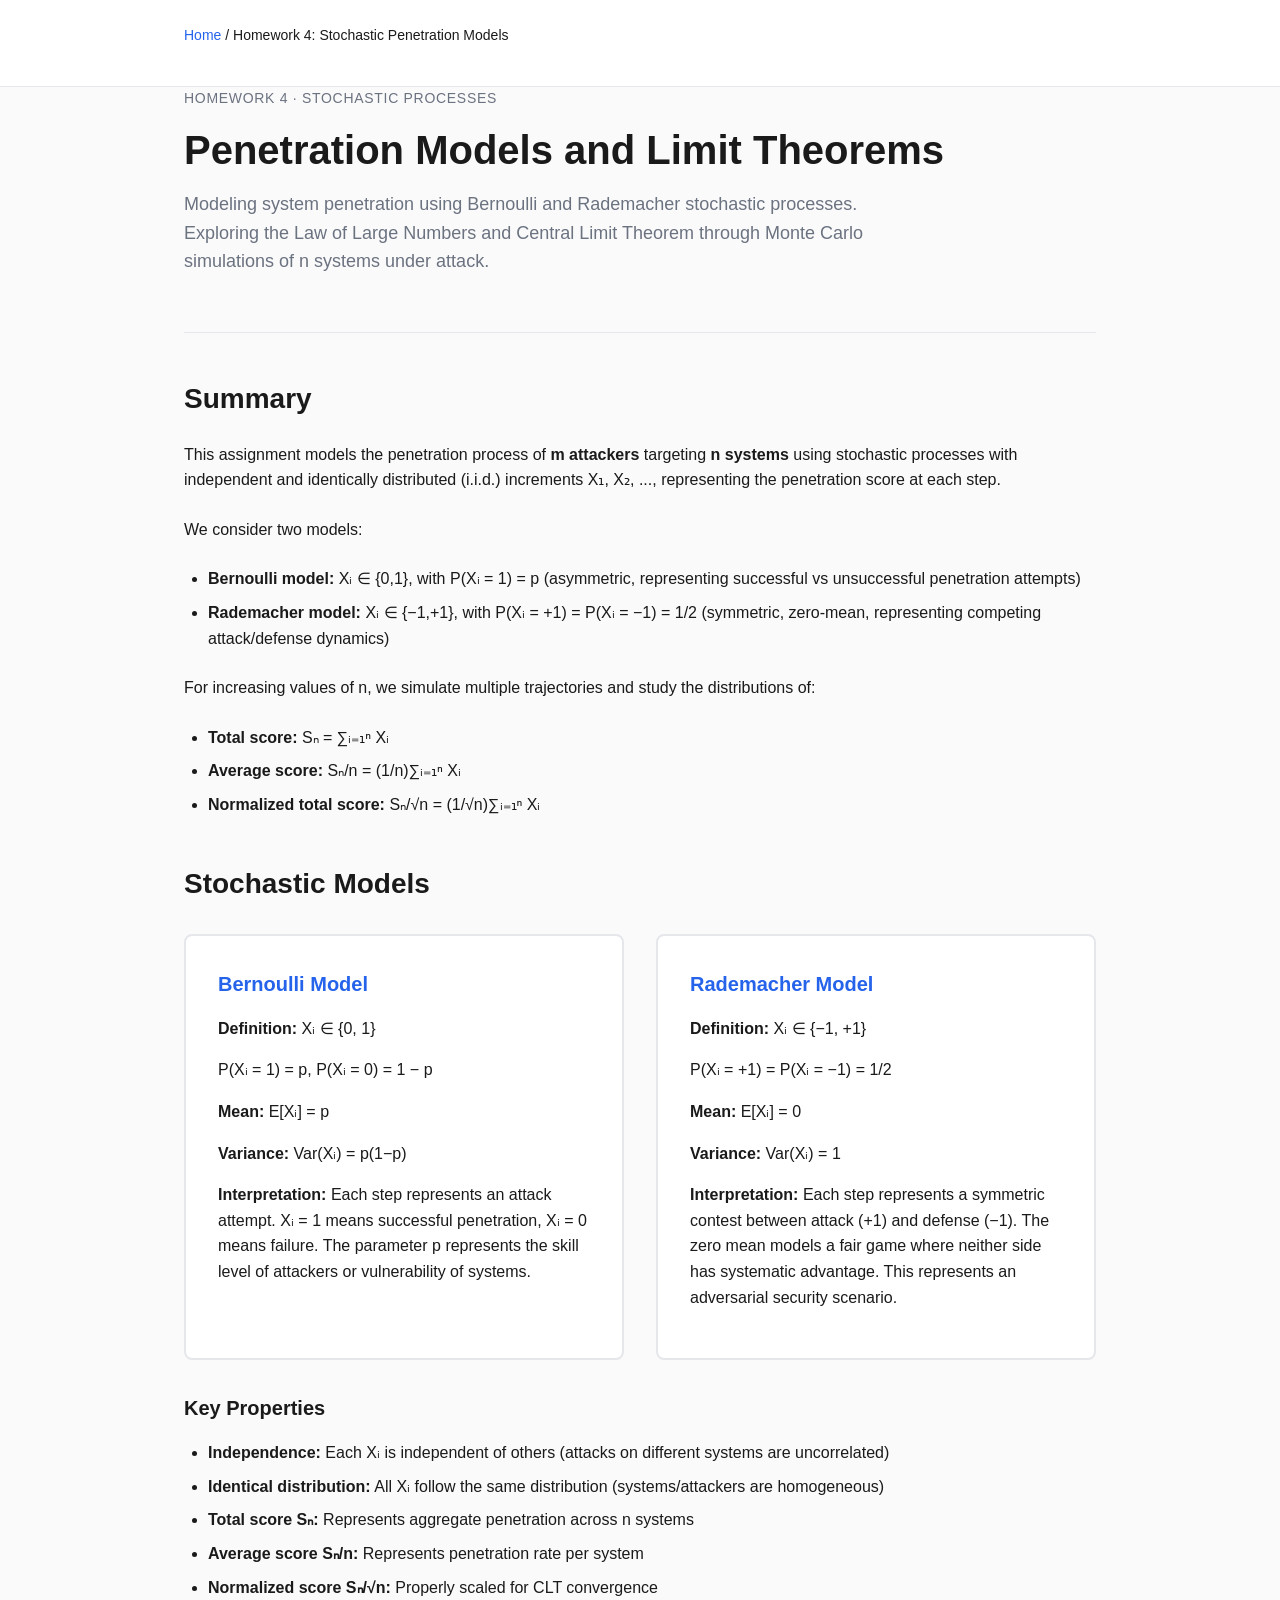
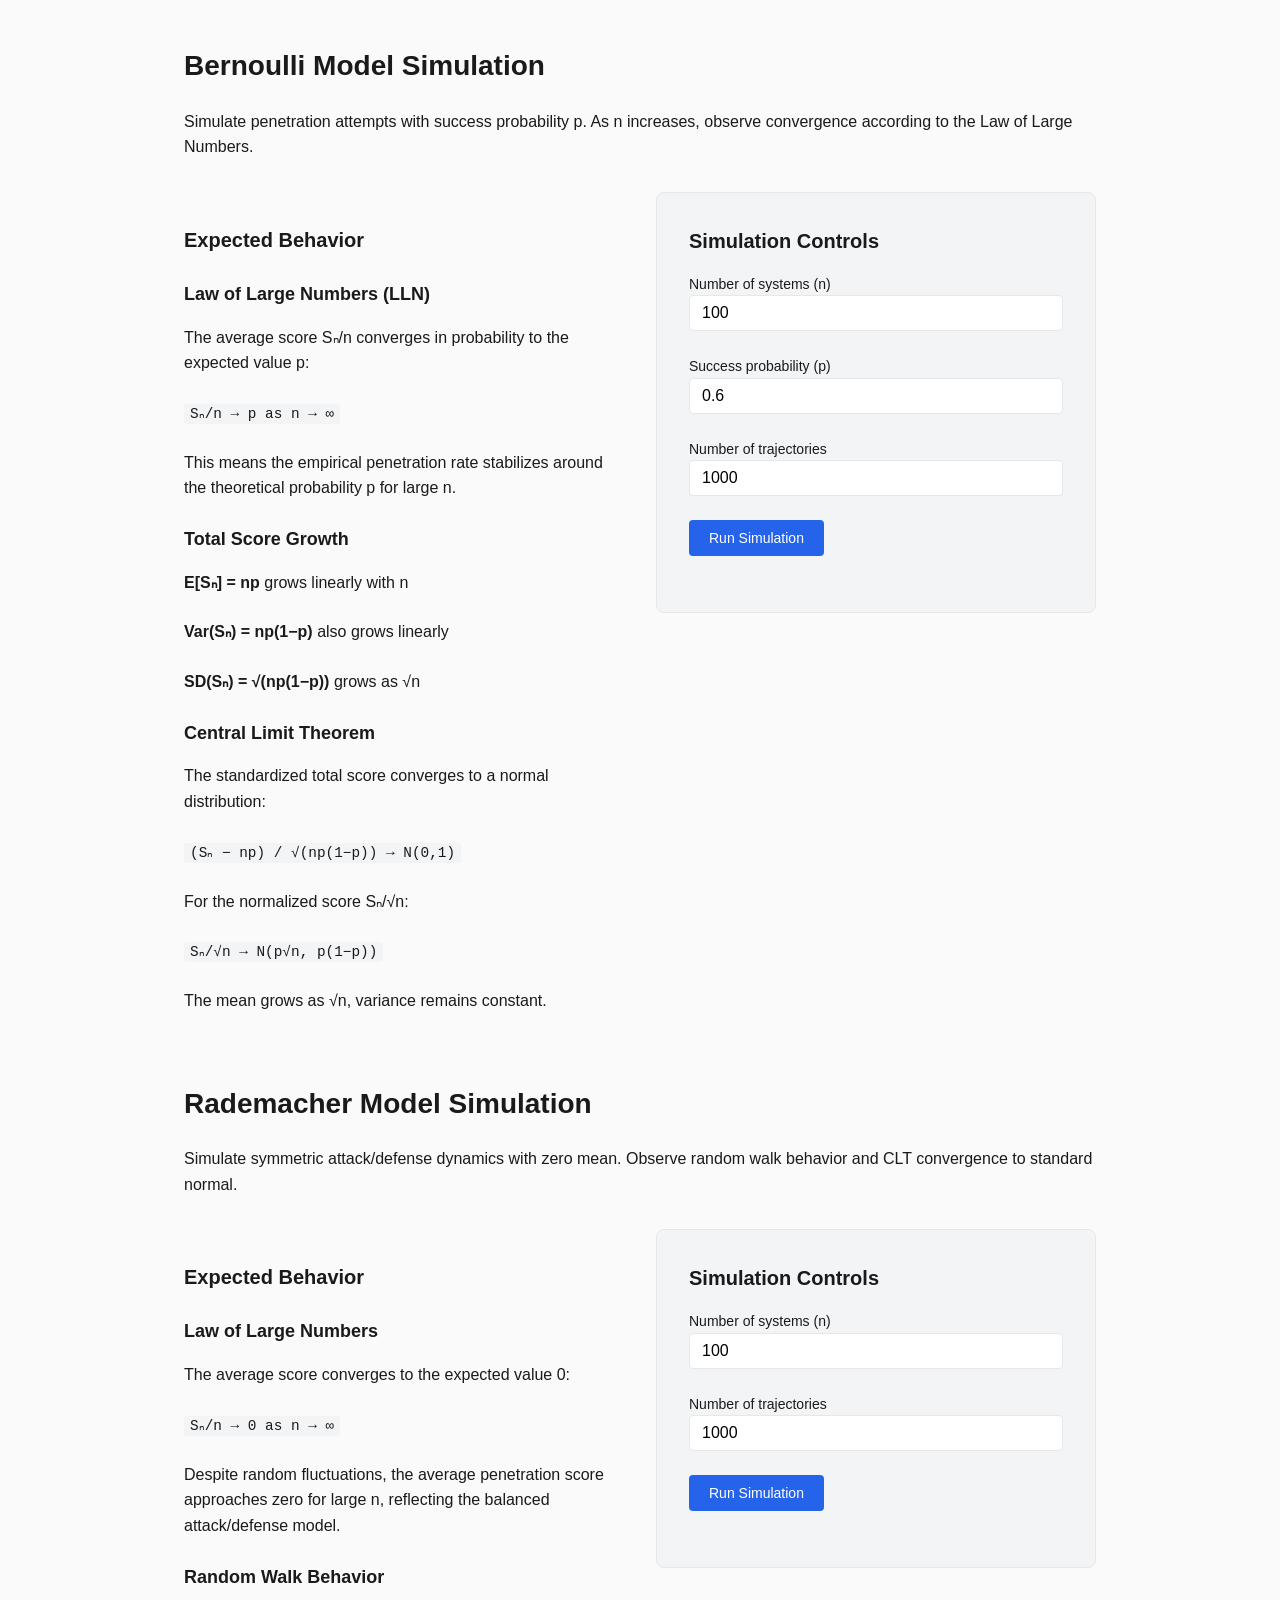
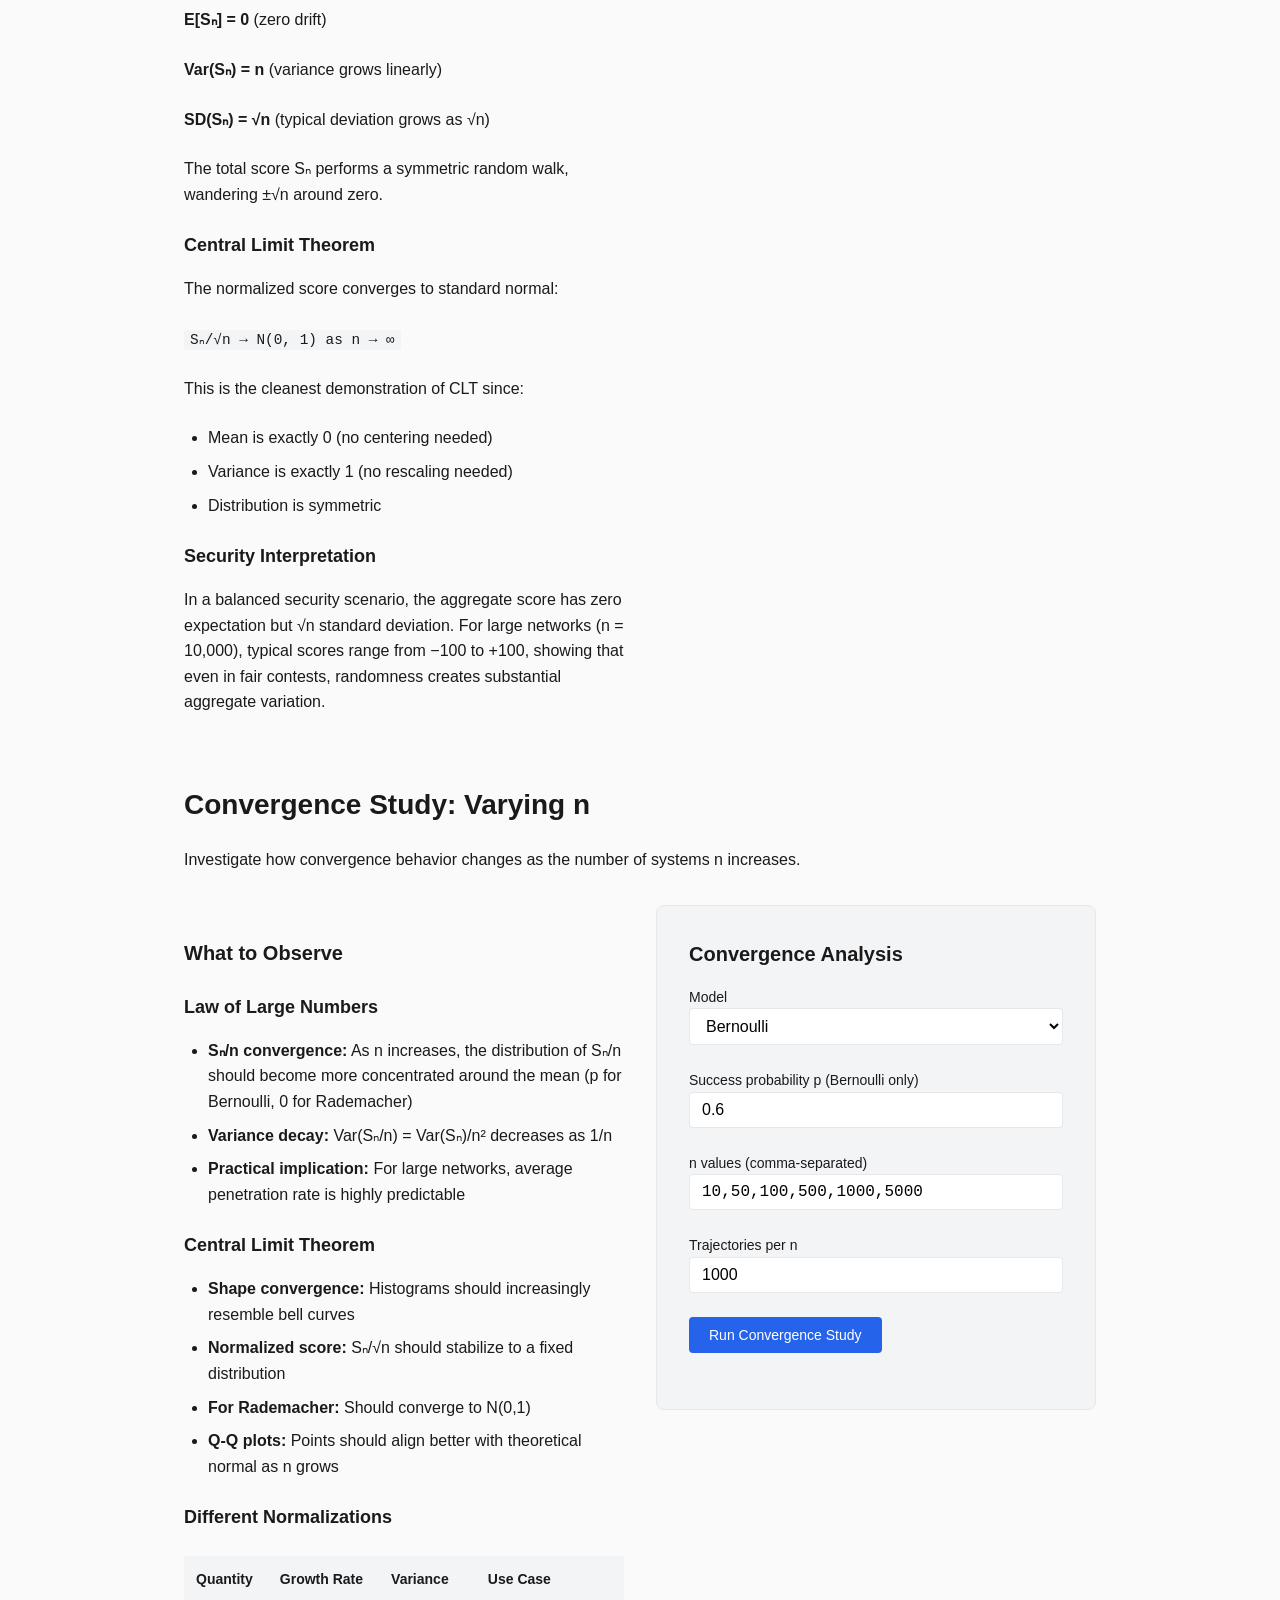
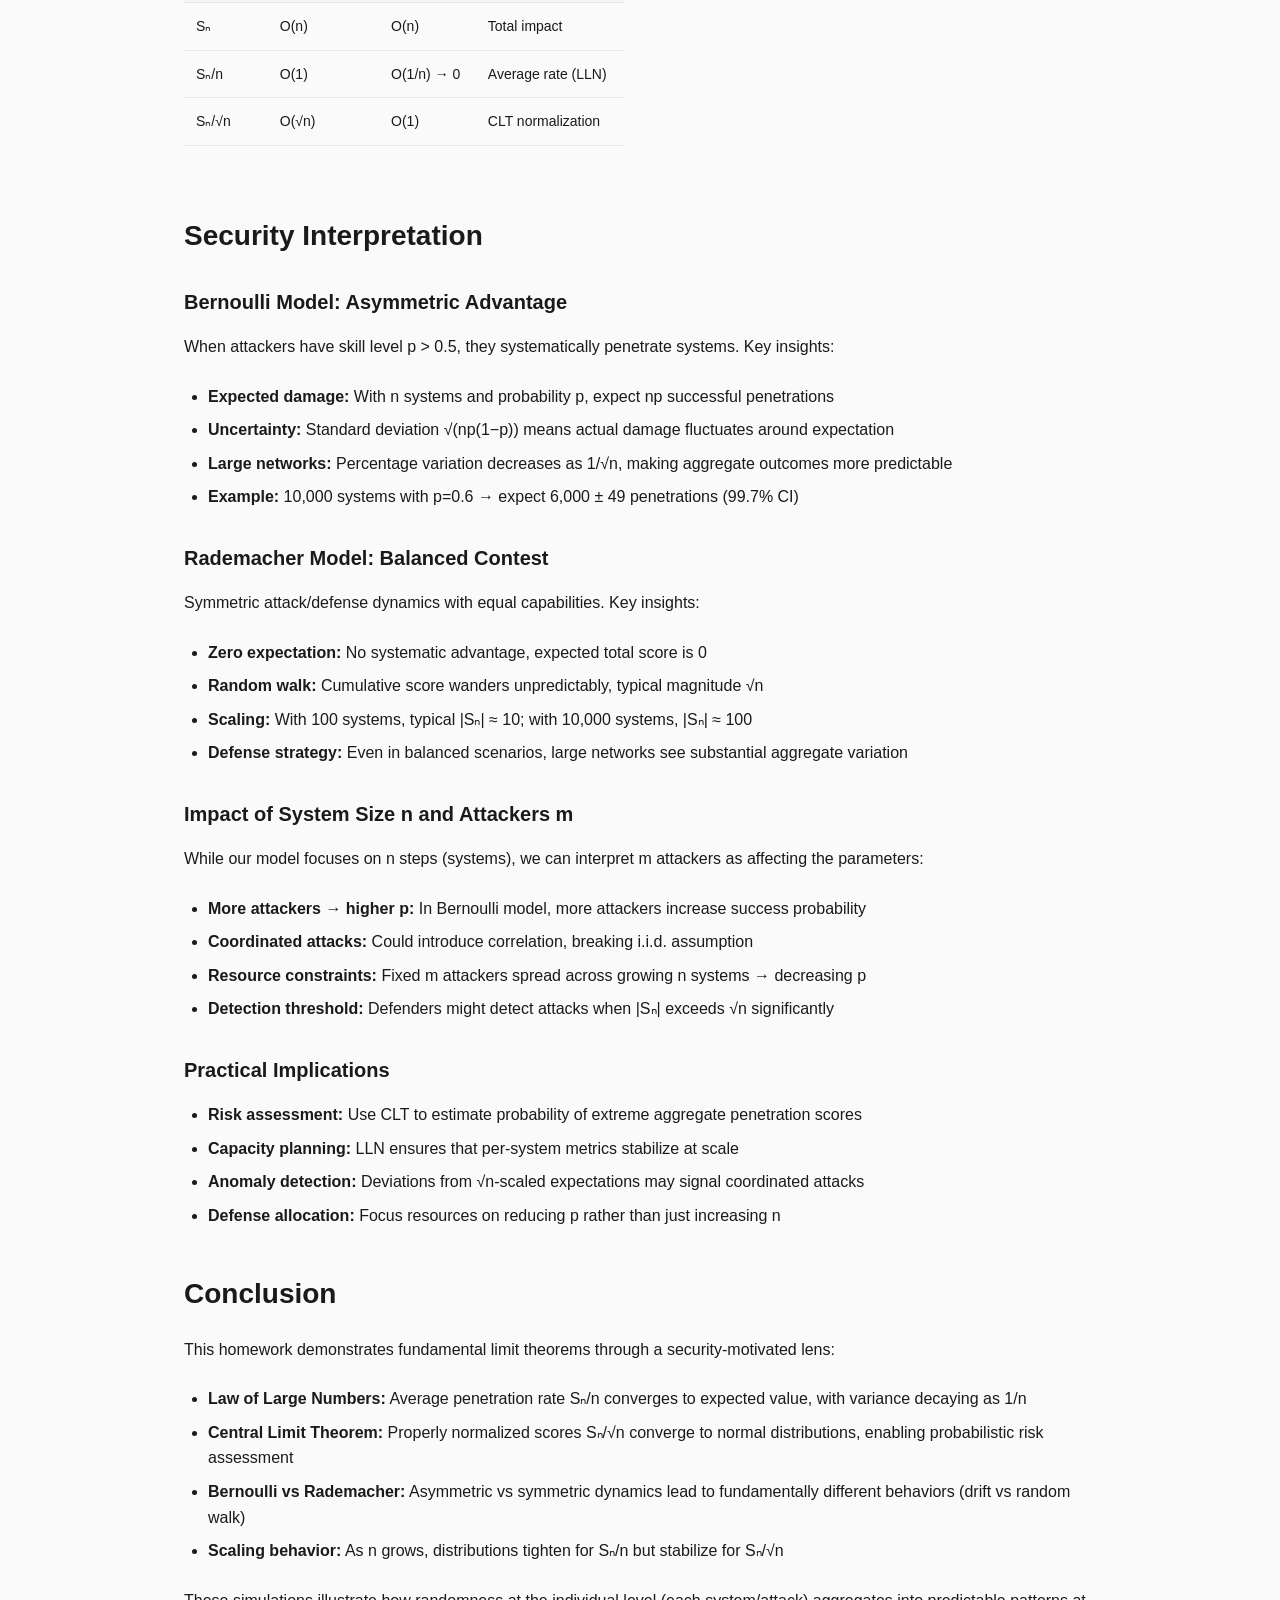
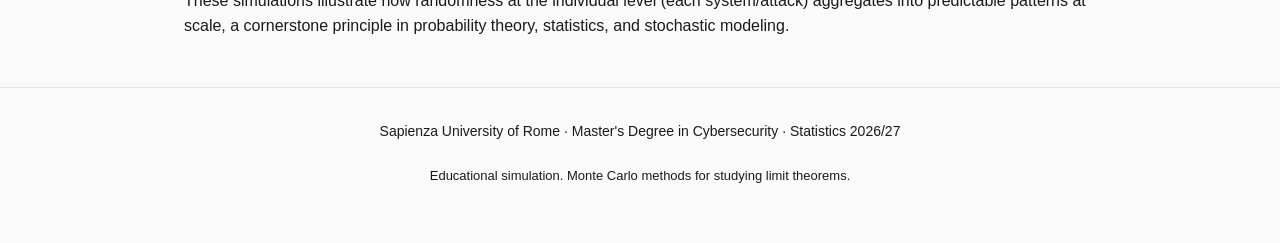
<file: homework4.html>
<!DOCTYPE html>
<html lang="en">
<head>
    <meta charset="UTF-8">
    <meta name="viewport" content="width=device-width, initial-scale=1.0">
    <title>Homework 4: Stochastic Penetration Models</title>
    <link rel="stylesheet" href="styles.css">
</head>
<body>
    <header class="site-header">
        <div class="container">
            <nav class="breadcrumb">
                <a href="index.html">Home</a> / <span>Homework 4: Stochastic Penetration Models</span>
            </nav>
        </div>
    </header>

    <main class="container">
        <div class="page-header">
            <p class="eyebrow">Homework 4 · Stochastic Processes</p>
            <h1>Penetration Models and Limit Theorems</h1>
            <p class="lead">Modeling system penetration using Bernoulli and Rademacher stochastic processes. Exploring the Law of Large Numbers and Central Limit Theorem through Monte Carlo simulations of n systems under attack.</p>
        </div>

        <section>
            <h2 id="summary">Summary</h2>
            <p>This assignment models the penetration process of <strong>m attackers</strong> targeting <strong>n systems</strong> using stochastic processes with independent and identically distributed (i.i.d.) increments X₁, X₂, ..., representing the penetration score at each step.</p>
            <p>We consider two models:</p>
            <ul>
                <li><strong>Bernoulli model:</strong> Xᵢ ∈ {0,1}, with P(Xᵢ = 1) = p (asymmetric, representing successful vs unsuccessful penetration attempts)</li>
                <li><strong>Rademacher model:</strong> Xᵢ ∈ {−1,+1}, with P(Xᵢ = +1) = P(Xᵢ = −1) = 1/2 (symmetric, zero-mean, representing competing attack/defense dynamics)</li>
            </ul>
            <p>For increasing values of n, we simulate multiple trajectories and study the distributions of:</p>
            <ul>
                <li><strong>Total score:</strong> Sₙ = ∑ᵢ₌₁ⁿ Xᵢ</li>
                <li><strong>Average score:</strong> Sₙ/n = (1/n)∑ᵢ₌₁ⁿ Xᵢ</li>
                <li><strong>Normalized total score:</strong> Sₙ/√n = (1/√n)∑ᵢ₌₁ⁿ Xᵢ</li>
            </ul>
        </section>

        <section>
            <h2 id="models">Stochastic Models</h2>

            <div class="model-comparison">
                <div class="model-box">
                    <h3>Bernoulli Model</h3>
                    <p><strong>Definition:</strong> Xᵢ ∈ {0, 1}</p>
                    <p>P(Xᵢ = 1) = p, P(Xᵢ = 0) = 1 − p</p>
                    <p><strong>Mean:</strong> E[Xᵢ] = p</p>
                    <p><strong>Variance:</strong> Var(Xᵢ) = p(1−p)</p>
                    <p><strong>Interpretation:</strong> Each step represents an attack attempt. Xᵢ = 1 means successful penetration, Xᵢ = 0 means failure. The parameter p represents the skill level of attackers or vulnerability of systems.</p>
                </div>

                <div class="model-box">
                    <h3>Rademacher Model</h3>
                    <p><strong>Definition:</strong> Xᵢ ∈ {−1, +1}</p>
                    <p>P(Xᵢ = +1) = P(Xᵢ = −1) = 1/2</p>
                    <p><strong>Mean:</strong> E[Xᵢ] = 0</p>
                    <p><strong>Variance:</strong> Var(Xᵢ) = 1</p>
                    <p><strong>Interpretation:</strong> Each step represents a symmetric contest between attack (+1) and defense (−1). The zero mean models a fair game where neither side has systematic advantage. This represents an adversarial security scenario.</p>
                </div>
            </div>

            <h3>Key Properties</h3>
            <ul>
                <li><strong>Independence:</strong> Each Xᵢ is independent of others (attacks on different systems are uncorrelated)</li>
                <li><strong>Identical distribution:</strong> All Xᵢ follow the same distribution (systems/attackers are homogeneous)</li>
                <li><strong>Total score Sₙ:</strong> Represents aggregate penetration across n systems</li>
                <li><strong>Average score Sₙ/n:</strong> Represents penetration rate per system</li>
                <li><strong>Normalized score Sₙ/√n:</strong> Properly scaled for CLT convergence</li>
            </ul>
        </section>

        <section>
            <h2 id="bernoulli-sim">Bernoulli Model Simulation</h2>
            <p>Simulate penetration attempts with success probability p. As n increases, observe convergence according to the Law of Large Numbers.</p>

            <div class="split">
                <div>
                    <h3>Expected Behavior</h3>

                    <h4>Law of Large Numbers (LLN)</h4>
                    <p>The average score Sₙ/n converges in probability to the expected value p:</p>
                    <p><code>Sₙ/n → p as n → ∞</code></p>
                    <p>This means the empirical penetration rate stabilizes around the theoretical probability p for large n.</p>

                    <h4>Total Score Growth</h4>
                    <p><strong>E[Sₙ] = np</strong> grows linearly with n</p>
                    <p><strong>Var(Sₙ) = np(1−p)</strong> also grows linearly</p>
                    <p><strong>SD(Sₙ) = √(np(1−p))</strong> grows as √n</p>

                    <h4>Central Limit Theorem</h4>
                    <p>The standardized total score converges to a normal distribution:</p>
                    <p><code>(Sₙ − np) / √(np(1−p)) → N(0,1)</code></p>
                    <p>For the normalized score Sₙ/√n:</p>
                    <p><code>Sₙ/√n → N(p√n, p(1−p))</code></p>
                    <p>The mean grows as √n, variance remains constant.</p>
                </div>

                <div class="panel sticky">
                    <h3>Simulation Controls</h3>
                    <label>Number of systems (n)
                        <input id="bernoulli-n" type="number" value="100" min="10" max="10000" step="10">
                    </label>
                    <label>Success probability (p)
                        <input id="bernoulli-p" type="number" value="0.6" min="0.01" max="0.99" step="0.01">
                    </label>
                    <label>Number of trajectories
                        <input id="bernoulli-trajectories" type="number" value="1000" min="100" max="10000" step="100">
                    </label>
                    <button id="bernoulli-simulate-btn" type="button">Run Simulation</button>
                    <p id="bernoulli-msg" class="msg" role="status"></p>

                    <div id="bernoulli-results" style="display: none;">
                        <h4>Results</h4>
                        <div class="result-item">
                            <strong>E[Sₙ] (theoretical):</strong>
                            <output id="bernoulli-expected-total">–</output>
                        </div>
                        <div class="result-item">
                            <strong>Mean Sₙ (simulated):</strong>
                            <output id="bernoulli-mean-total">–</output>
                        </div>
                        <div class="result-item">
                            <strong>E[Sₙ/n] (theoretical):</strong>
                            <output id="bernoulli-expected-avg">–</output>
                        </div>
                        <div class="result-item">
                            <strong>Mean Sₙ/n (simulated):</strong>
                            <output id="bernoulli-mean-avg">–</output>
                        </div>
                        <div class="result-item">
                            <strong>Var(Sₙ/n) (simulated):</strong>
                            <output id="bernoulli-var-avg">–</output>
                        </div>
                    </div>
                </div>
            </div>

            <div id="bernoulli-charts" style="display: none; margin-top: 2rem;">
                <h3>Distribution Visualizations</h3>
                <div class="chart-grid">
                    <div>
                        <h4>Total Score Sₙ</h4>
                        <canvas id="bernoulli-total-chart" width="400" height="300"></canvas>
                    </div>
                    <div>
                        <h4>Average Score Sₙ/n</h4>
                        <canvas id="bernoulli-avg-chart" width="400" height="300"></canvas>
                    </div>
                    <div>
                        <h4>Normalized Score Sₙ/√n</h4>
                        <canvas id="bernoulli-norm-chart" width="400" height="300"></canvas>
                    </div>
                    <div>
                        <h4>Standardized Score (CLT)</h4>
                        <canvas id="bernoulli-std-chart" width="400" height="300"></canvas>
                    </div>
                </div>
            </div>
        </section>

        <section>
            <h2 id="rademacher-sim">Rademacher Model Simulation</h2>
            <p>Simulate symmetric attack/defense dynamics with zero mean. Observe random walk behavior and CLT convergence to standard normal.</p>

            <div class="split">
                <div>
                    <h3>Expected Behavior</h3>

                    <h4>Law of Large Numbers</h4>
                    <p>The average score converges to the expected value 0:</p>
                    <p><code>Sₙ/n → 0 as n → ∞</code></p>
                    <p>Despite random fluctuations, the average penetration score approaches zero for large n, reflecting the balanced attack/defense model.</p>

                    <h4>Random Walk Behavior</h4>
                    <p><strong>E[Sₙ] = 0</strong> (zero drift)</p>
                    <p><strong>Var(Sₙ) = n</strong> (variance grows linearly)</p>
                    <p><strong>SD(Sₙ) = √n</strong> (typical deviation grows as √n)</p>
                    <p>The total score Sₙ performs a symmetric random walk, wandering ±√n around zero.</p>

                    <h4>Central Limit Theorem</h4>
                    <p>The normalized score converges to standard normal:</p>
                    <p><code>Sₙ/√n → N(0, 1) as n → ∞</code></p>
                    <p>This is the cleanest demonstration of CLT since:</p>
                    <ul>
                        <li>Mean is exactly 0 (no centering needed)</li>
                        <li>Variance is exactly 1 (no rescaling needed)</li>
                        <li>Distribution is symmetric</li>
                    </ul>

                    <h4>Security Interpretation</h4>
                    <p>In a balanced security scenario, the aggregate score has zero expectation but √n standard deviation. For large networks (n = 10,000), typical scores range from −100 to +100, showing that even in fair contests, randomness creates substantial aggregate variation.</p>
                </div>

                <div class="panel sticky">
                    <h3>Simulation Controls</h3>
                    <label>Number of systems (n)
                        <input id="rademacher-n" type="number" value="100" min="10" max="10000" step="10">
                    </label>
                    <label>Number of trajectories
                        <input id="rademacher-trajectories" type="number" value="1000" min="100" max="10000" step="100">
                    </label>
                    <button id="rademacher-simulate-btn" type="button">Run Simulation</button>
                    <p id="rademacher-msg" class="msg" role="status"></p>

                    <div id="rademacher-results" style="display: none;">
                        <h4>Results</h4>
                        <div class="result-item">
                            <strong>E[Sₙ] (theoretical):</strong>
                            <output id="rademacher-expected-total">0</output>
                        </div>
                        <div class="result-item">
                            <strong>Mean Sₙ (simulated):</strong>
                            <output id="rademacher-mean-total">–</output>
                        </div>
                        <div class="result-item">
                            <strong>E[Sₙ/n] (theoretical):</strong>
                            <output id="rademacher-expected-avg">0</output>
                        </div>
                        <div class="result-item">
                            <strong>Mean Sₙ/n (simulated):</strong>
                            <output id="rademacher-mean-avg">–</output>
                        </div>
                        <div class="result-item">
                            <strong>Var(Sₙ/n) (simulated):</strong>
                            <output id="rademacher-var-avg">–</output>
                        </div>
                        <div class="result-item">
                            <strong>E[Var(Sₙ/n)]:</strong>
                            <output id="rademacher-expected-var">–</output>
                        </div>
                    </div>
                </div>
            </div>

            <div id="rademacher-charts" style="display: none; margin-top: 2rem;">
                <h3>Distribution Visualizations</h3>
                <div class="chart-grid">
                    <div>
                        <h4>Total Score Sₙ</h4>
                        <canvas id="rademacher-total-chart" width="400" height="300"></canvas>
                    </div>
                    <div>
                        <h4>Average Score Sₙ/n</h4>
                        <canvas id="rademacher-avg-chart" width="400" height="300"></canvas>
                    </div>
                    <div>
                        <h4>Normalized Score Sₙ/√n</h4>
                        <canvas id="rademacher-norm-chart" width="400" height="300"></canvas>
                    </div>
                    <div>
                        <h4>Comparison with N(0,1)</h4>
                        <canvas id="rademacher-comparison-chart" width="400" height="300"></canvas>
                    </div>
                </div>
            </div>
        </section>

        <section>
            <h2 id="convergence">Convergence Study: Varying n</h2>
            <p>Investigate how convergence behavior changes as the number of systems n increases.</p>

            <div class="split">
                <div>
                    <h3>What to Observe</h3>

                    <h4>Law of Large Numbers</h4>
                    <ul>
                        <li><strong>Sₙ/n convergence:</strong> As n increases, the distribution of Sₙ/n should become more concentrated around the mean (p for Bernoulli, 0 for Rademacher)</li>
                        <li><strong>Variance decay:</strong> Var(Sₙ/n) = Var(Sₙ)/n² decreases as 1/n</li>
                        <li><strong>Practical implication:</strong> For large networks, average penetration rate is highly predictable</li>
                    </ul>

                    <h4>Central Limit Theorem</h4>
                    <ul>
                        <li><strong>Shape convergence:</strong> Histograms should increasingly resemble bell curves</li>
                        <li><strong>Normalized score:</strong> Sₙ/√n should stabilize to a fixed distribution</li>
                        <li><strong>For Rademacher:</strong> Should converge to N(0,1)</li>
                        <li><strong>Q-Q plots:</strong> Points should align better with theoretical normal as n grows</li>
                    </ul>

                    <h4>Different Normalizations</h4>
                    <table>
                        <thead>
                            <tr>
                                <th>Quantity</th>
                                <th>Growth Rate</th>
                                <th>Variance</th>
                                <th>Use Case</th>
                            </tr>
                        </thead>
                        <tbody>
                            <tr>
                                <td>Sₙ</td>
                                <td>O(n)</td>
                                <td>O(n)</td>
                                <td>Total impact</td>
                            </tr>
                            <tr>
                                <td>Sₙ/n</td>
                                <td>O(1)</td>
                                <td>O(1/n) → 0</td>
                                <td>Average rate (LLN)</td>
                            </tr>
                            <tr>
                                <td>Sₙ/√n</td>
                                <td>O(√n)</td>
                                <td>O(1)</td>
                                <td>CLT normalization</td>
                            </tr>
                        </tbody>
                    </table>
                </div>

                <div class="panel sticky">
                    <h3>Convergence Analysis</h3>
                    <label>Model
                        <select id="convergence-model">
                            <option value="bernoulli">Bernoulli</option>
                            <option value="rademacher">Rademacher</option>
                        </select>
                    </label>
                    <label>Success probability p (Bernoulli only)
                        <input id="convergence-p" type="number" value="0.6" min="0.01" max="0.99" step="0.01">
                    </label>
                    <label>n values (comma-separated)
                        <input id="convergence-n-values" type="text" value="10,50,100,500,1000,5000">
                    </label>
                    <label>Trajectories per n
                        <input id="convergence-trajectories" type="number" value="1000" min="100" max="5000" step="100">
                    </label>
                    <button id="convergence-run-btn" type="button">Run Convergence Study</button>
                    <p id="convergence-msg" class="msg" role="status"></p>
                </div>
            </div>

            <div id="convergence-charts" style="display: none; margin-top: 2rem;">
                <h3>Convergence Visualizations</h3>
                <div class="chart-grid">
                    <div>
                        <h4>Var(Sₙ/n) vs n</h4>
                        <canvas id="convergence-variance-chart" width="400" height="300"></canvas>
                        <p class="chart-note">Should decay as 1/n (LLN)</p>
                    </div>
                    <div>
                        <h4>Distributions for Different n</h4>
                        <canvas id="convergence-dist-chart" width="400" height="300"></canvas>
                        <p class="chart-note">Sₙ/√n distributions overlaid</p>
                    </div>
                </div>
            </div>
        </section>

        <section>
            <h2 id="interpretation">Security Interpretation</h2>

            <h3>Bernoulli Model: Asymmetric Advantage</h3>
            <p>When attackers have skill level p > 0.5, they systematically penetrate systems. Key insights:</p>
            <ul>
                <li><strong>Expected damage:</strong> With n systems and probability p, expect np successful penetrations</li>
                <li><strong>Uncertainty:</strong> Standard deviation √(np(1−p)) means actual damage fluctuates around expectation</li>
                <li><strong>Large networks:</strong> Percentage variation decreases as 1/√n, making aggregate outcomes more predictable</li>
                <li><strong>Example:</strong> 10,000 systems with p=0.6 → expect 6,000 ± 49 penetrations (99.7% CI)</li>
            </ul>

            <h3>Rademacher Model: Balanced Contest</h3>
            <p>Symmetric attack/defense dynamics with equal capabilities. Key insights:</p>
            <ul>
                <li><strong>Zero expectation:</strong> No systematic advantage, expected total score is 0</li>
                <li><strong>Random walk:</strong> Cumulative score wanders unpredictably, typical magnitude √n</li>
                <li><strong>Scaling:</strong> With 100 systems, typical |Sₙ| ≈ 10; with 10,000 systems, |Sₙ| ≈ 100</li>
                <li><strong>Defense strategy:</strong> Even in balanced scenarios, large networks see substantial aggregate variation</li>
            </ul>

            <h3>Impact of System Size n and Attackers m</h3>
            <p>While our model focuses on n steps (systems), we can interpret m attackers as affecting the parameters:</p>
            <ul>
                <li><strong>More attackers → higher p:</strong> In Bernoulli model, more attackers increase success probability</li>
                <li><strong>Coordinated attacks:</strong> Could introduce correlation, breaking i.i.d. assumption</li>
                <li><strong>Resource constraints:</strong> Fixed m attackers spread across growing n systems → decreasing p</li>
                <li><strong>Detection threshold:</strong> Defenders might detect attacks when |Sₙ| exceeds √n significantly</li>
            </ul>

            <h3>Practical Implications</h3>
            <ul>
                <li><strong>Risk assessment:</strong> Use CLT to estimate probability of extreme aggregate penetration scores</li>
                <li><strong>Capacity planning:</strong> LLN ensures that per-system metrics stabilize at scale</li>
                <li><strong>Anomaly detection:</strong> Deviations from √n-scaled expectations may signal coordinated attacks</li>
                <li><strong>Defense allocation:</strong> Focus resources on reducing p rather than just increasing n</li>
            </ul>
        </section>

        <section>
            <h2 id="conclusion">Conclusion</h2>
            <p>This homework demonstrates fundamental limit theorems through a security-motivated lens:</p>
            <ul>
                <li><strong>Law of Large Numbers:</strong> Average penetration rate Sₙ/n converges to expected value, with variance decaying as 1/n</li>
                <li><strong>Central Limit Theorem:</strong> Properly normalized scores Sₙ/√n converge to normal distributions, enabling probabilistic risk assessment</li>
                <li><strong>Bernoulli vs Rademacher:</strong> Asymmetric vs symmetric dynamics lead to fundamentally different behaviors (drift vs random walk)</li>
                <li><strong>Scaling behavior:</strong> As n grows, distributions tighten for Sₙ/n but stabilize for Sₙ/√n</li>
            </ul>
            <p>These simulations illustrate how randomness at the individual level (each system/attack) aggregates into predictable patterns at scale, a cornerstone principle in probability theory, statistics, and stochastic modeling.</p>
        </section>
    </main>

    <footer class="site-footer">
        <div class="container">
            <p>Sapienza University of Rome · Master's Degree in Cybersecurity · Statistics 2026/27</p>
            <p class="disclaimer">Educational simulation. Monte Carlo methods for studying limit theorems.</p>
        </div>
    </footer>

    <script src="homework4.js"></script>
</body>
</html>
</file>
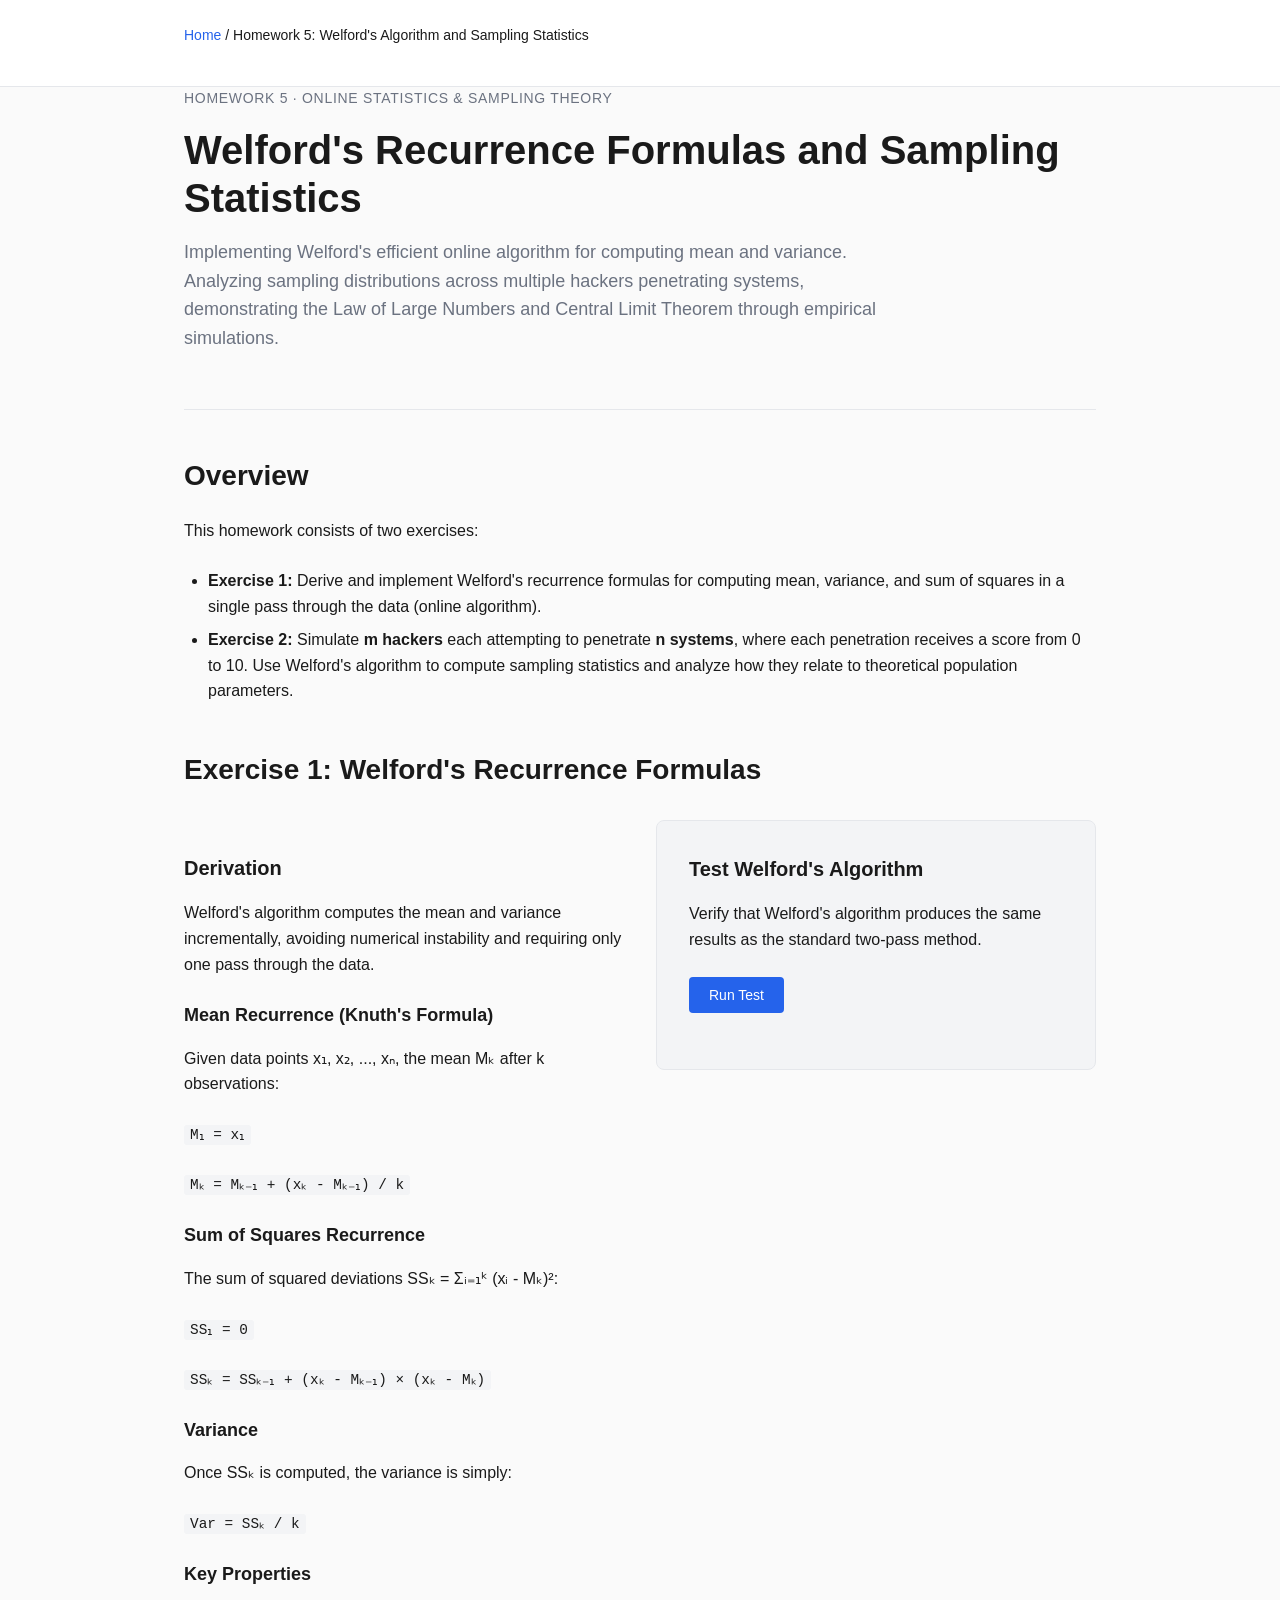
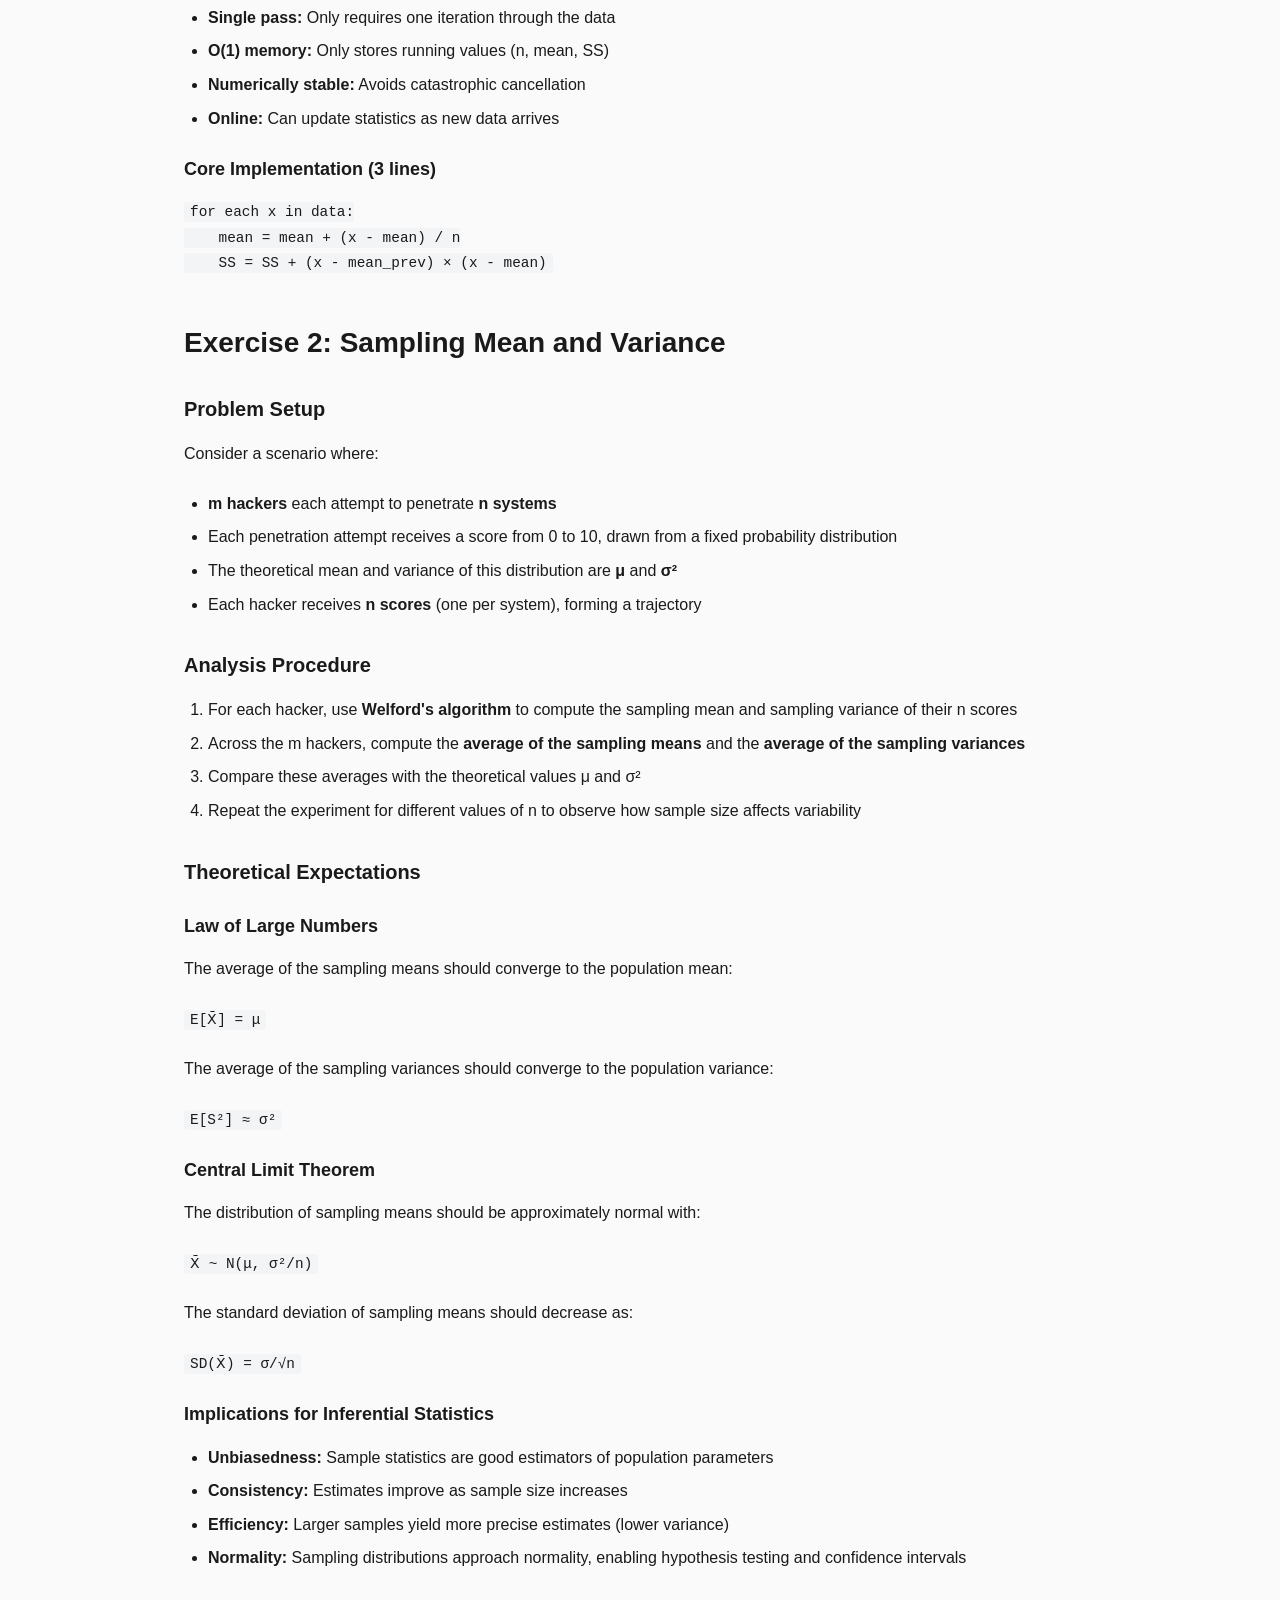
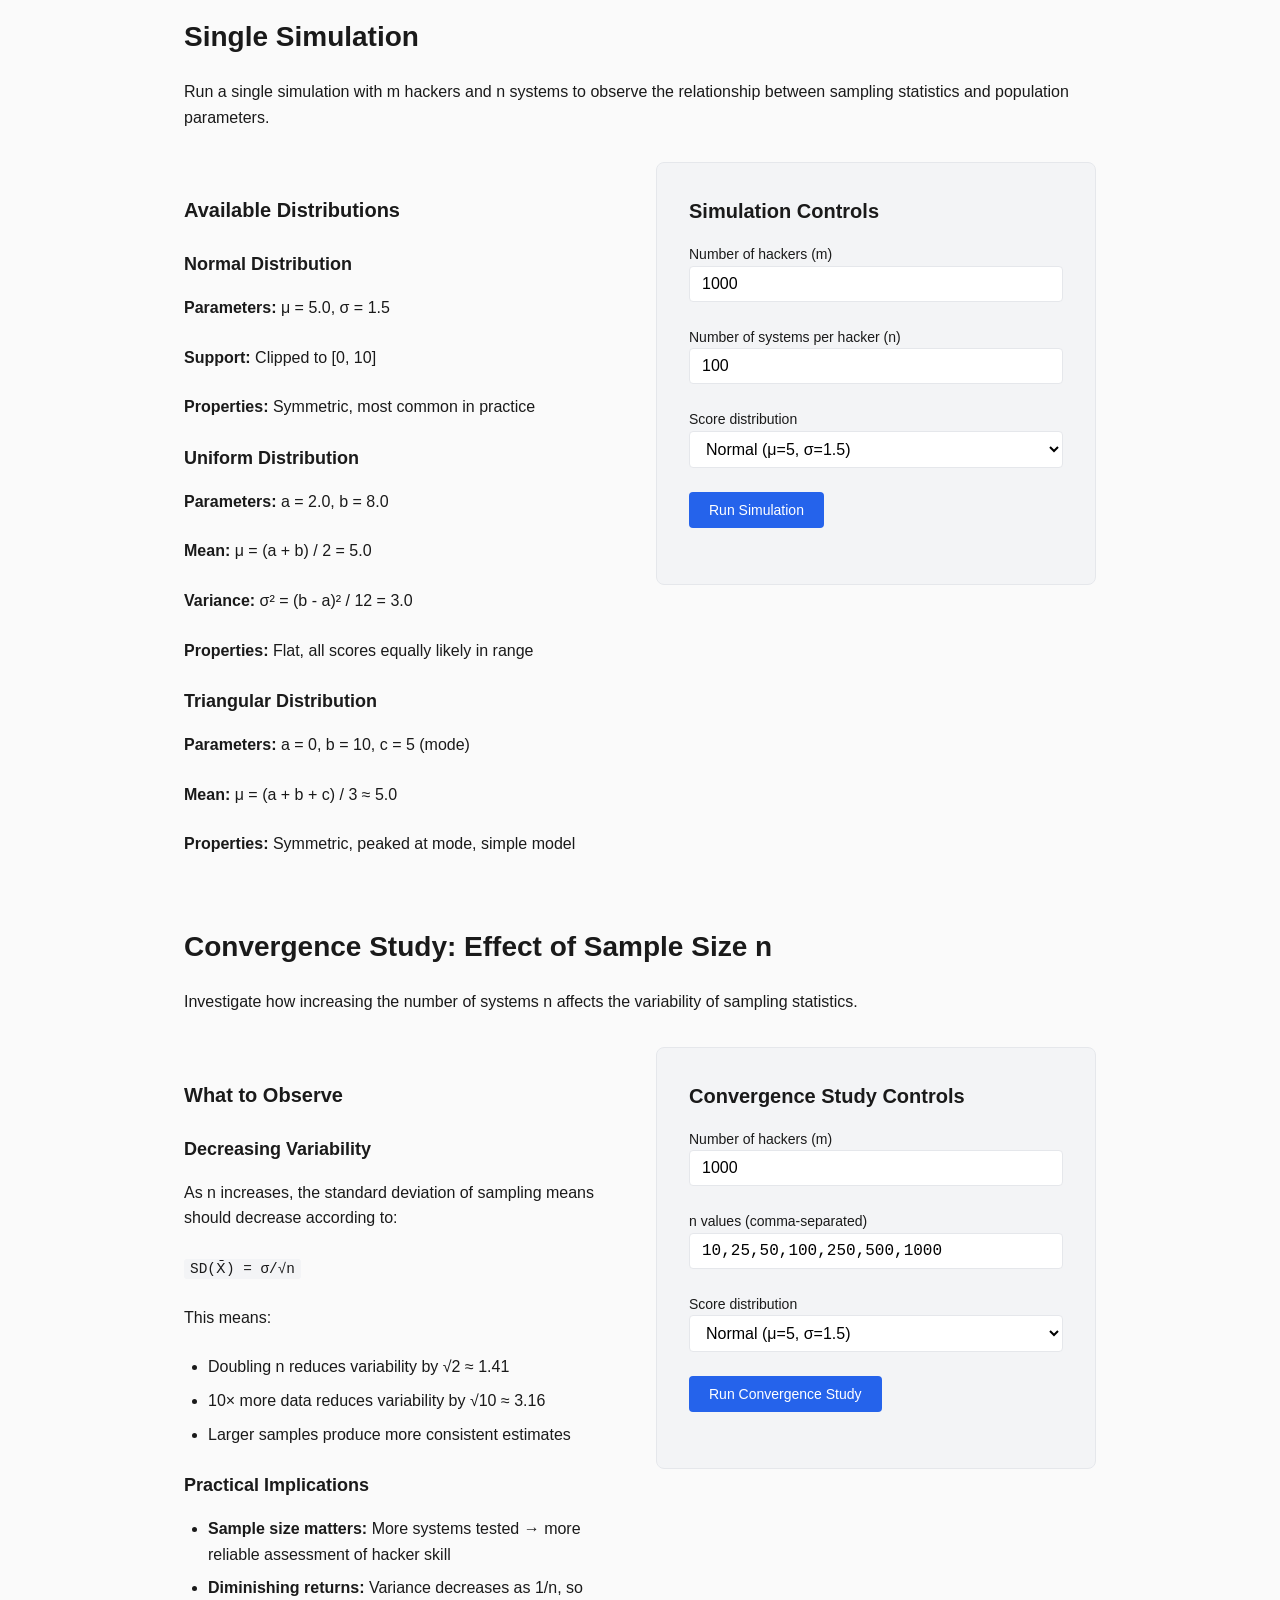
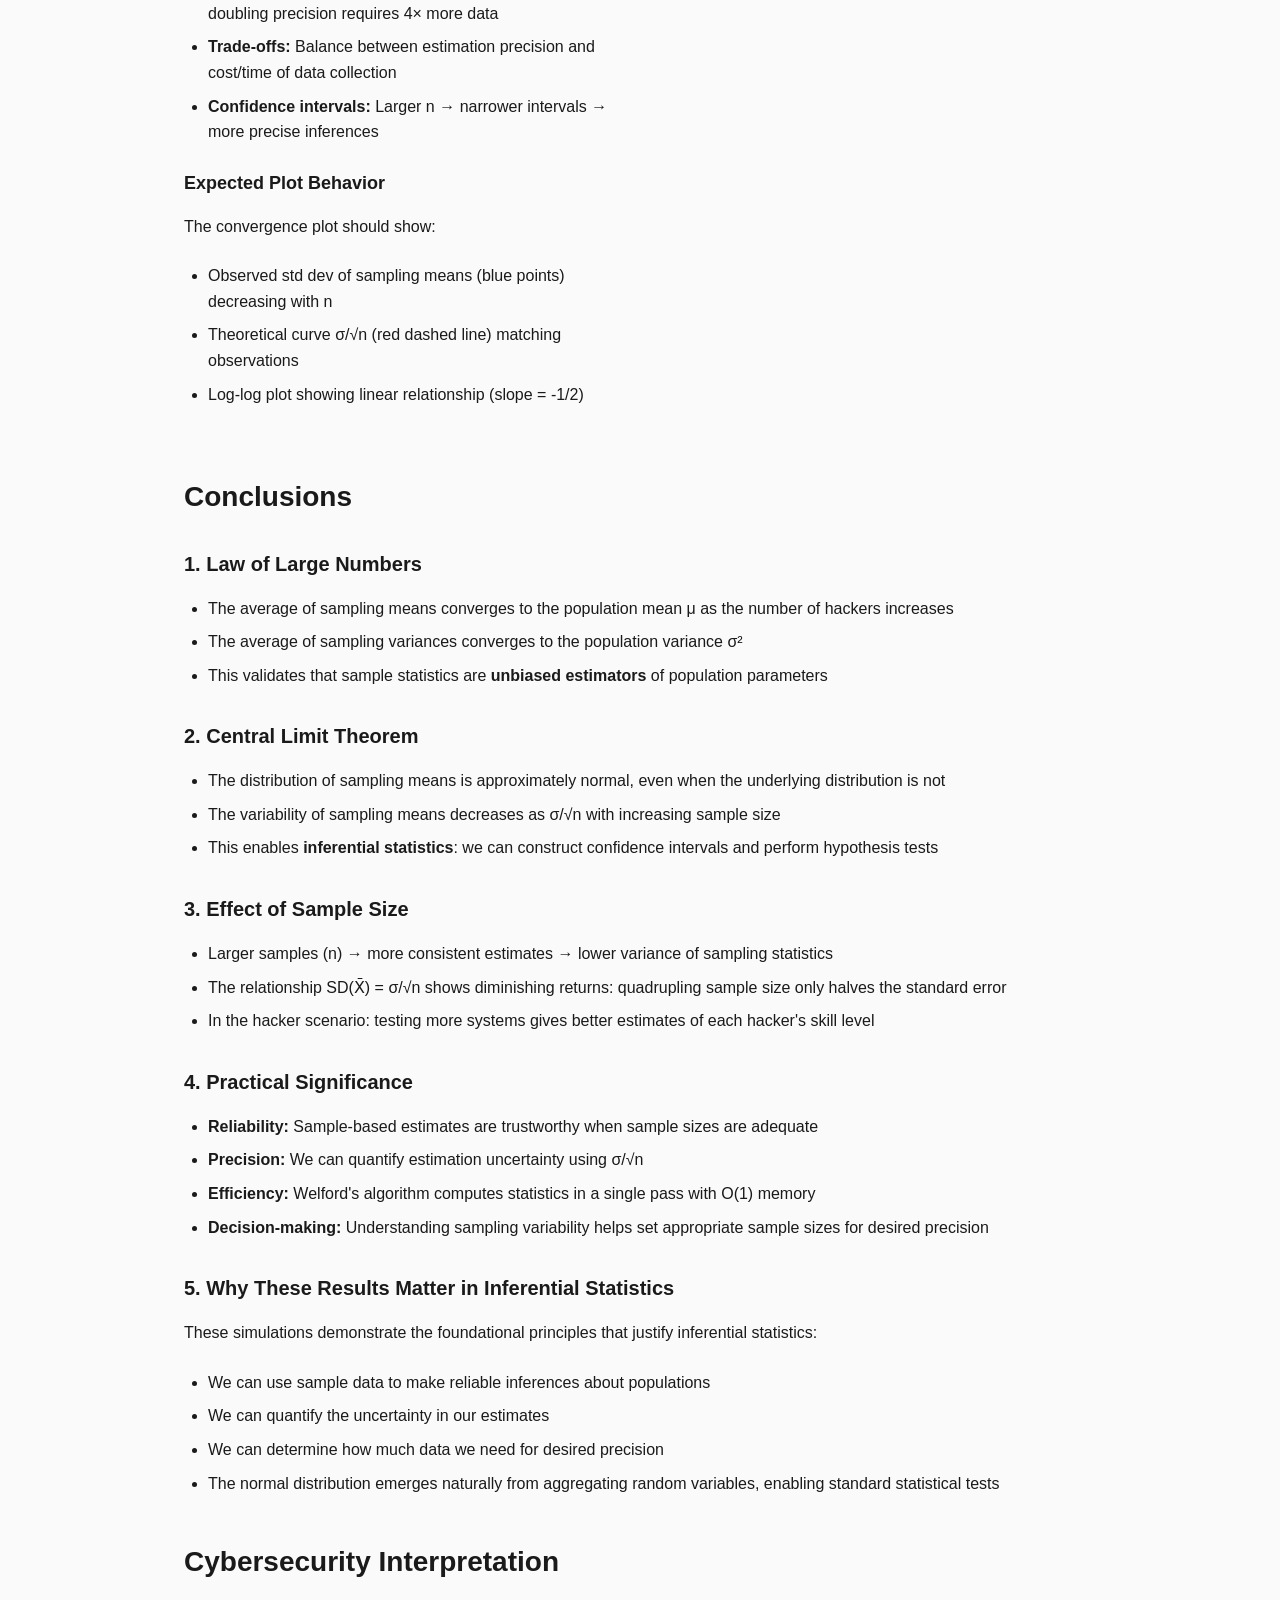
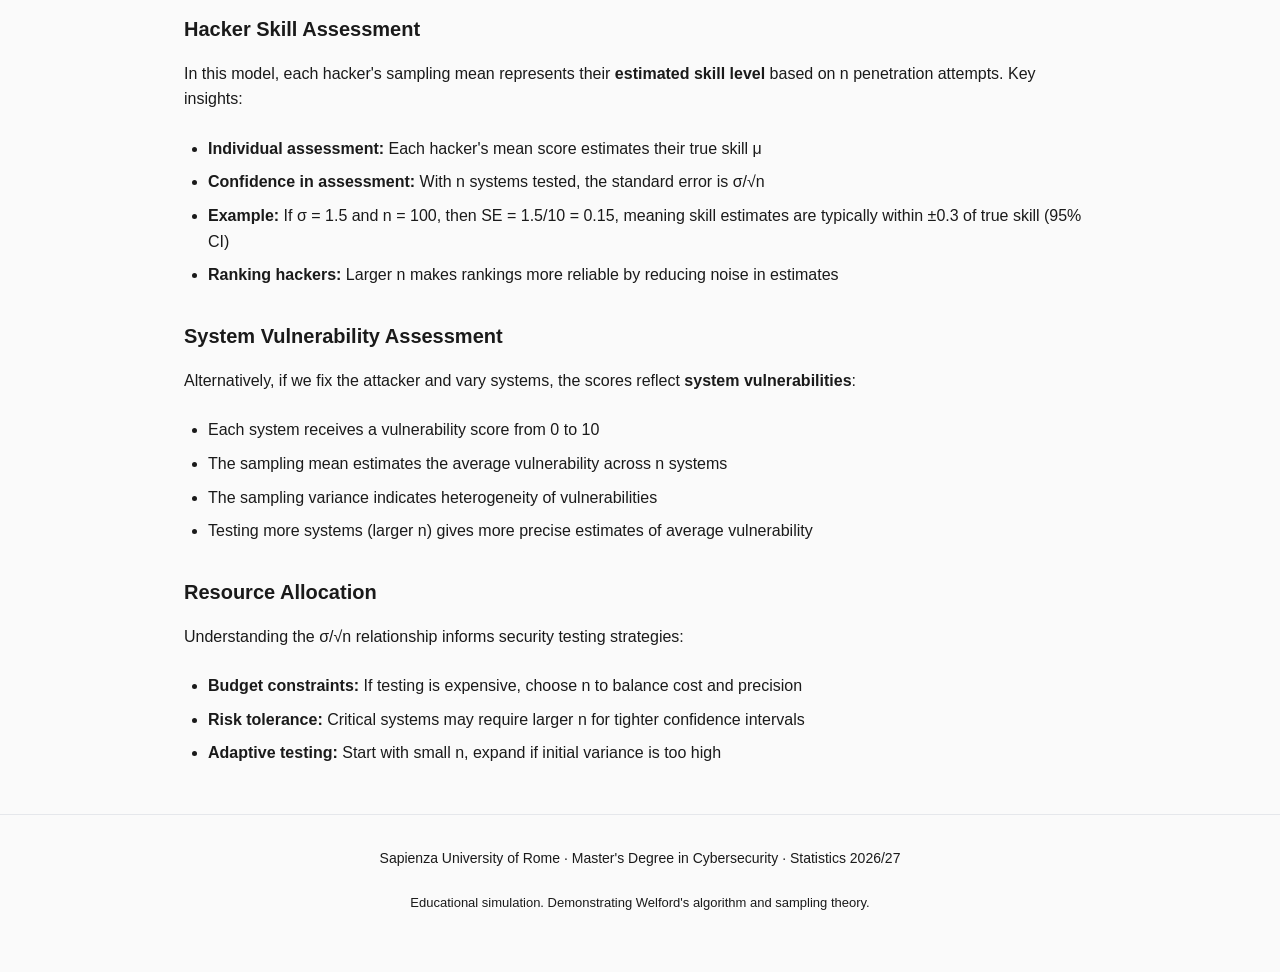
<file: homework5.html>
<!DOCTYPE html>
<html lang="en">
<head>
    <meta charset="UTF-8">
    <meta name="viewport" content="width=device-width, initial-scale=1.0">
    <title>Homework 5: Welford's Algorithm and Sampling Statistics</title>
    <link rel="stylesheet" href="styles.css">
</head>
<body>
    <header class="site-header">
        <div class="container">
            <nav class="breadcrumb">
                <a href="index.html">Home</a> / <span>Homework 5: Welford's Algorithm and Sampling Statistics</span>
            </nav>
        </div>
    </header>

    <main class="container">
        <div class="page-header">
            <p class="eyebrow">Homework 5 · Online Statistics & Sampling Theory</p>
            <h1>Welford's Recurrence Formulas and Sampling Statistics</h1>
            <p class="lead">Implementing Welford's efficient online algorithm for computing mean and variance. Analyzing sampling distributions across multiple hackers penetrating systems, demonstrating the Law of Large Numbers and Central Limit Theorem through empirical simulations.</p>
        </div>

        <section>
            <h2 id="overview">Overview</h2>
            <p>This homework consists of two exercises:</p>
            <ul>
                <li><strong>Exercise 1:</strong> Derive and implement Welford's recurrence formulas for computing mean, variance, and sum of squares in a single pass through the data (online algorithm).</li>
                <li><strong>Exercise 2:</strong> Simulate <strong>m hackers</strong> each attempting to penetrate <strong>n systems</strong>, where each penetration receives a score from 0 to 10. Use Welford's algorithm to compute sampling statistics and analyze how they relate to theoretical population parameters.</li>
            </ul>
        </section>

        <section>
            <h2 id="exercise1">Exercise 1: Welford's Recurrence Formulas</h2>

            <div class="split">
                <div>
                    <h3>Derivation</h3>
                    <p>Welford's algorithm computes the mean and variance incrementally, avoiding numerical instability and requiring only one pass through the data.</p>

                    <h4>Mean Recurrence (Knuth's Formula)</h4>
                    <p>Given data points x₁, x₂, ..., xₙ, the mean Mₖ after k observations:</p>
                    <p><code>M₁ = x₁</code></p>
                    <p><code>Mₖ = Mₖ₋₁ + (xₖ - Mₖ₋₁) / k</code></p>

                    <h4>Sum of Squares Recurrence</h4>
                    <p>The sum of squared deviations SSₖ = Σᵢ₌₁ᵏ (xᵢ - Mₖ)²:</p>
                    <p><code>SS₁ = 0</code></p>
                    <p><code>SSₖ = SSₖ₋₁ + (xₖ - Mₖ₋₁) × (xₖ - Mₖ)</code></p>

                    <h4>Variance</h4>
                    <p>Once SSₖ is computed, the variance is simply:</p>
                    <p><code>Var = SSₖ / k</code></p>

                    <h4>Key Properties</h4>
                    <ul>
                        <li><strong>Single pass:</strong> Only requires one iteration through the data</li>
                        <li><strong>O(1) memory:</strong> Only stores running values (n, mean, SS)</li>
                        <li><strong>Numerically stable:</strong> Avoids catastrophic cancellation</li>
                        <li><strong>Online:</strong> Can update statistics as new data arrives</li>
                    </ul>

                    <h4>Core Implementation (3 lines)</h4>
                    <pre><code>for each x in data:
    mean = mean + (x - mean) / n
    SS = SS + (x - mean_prev) × (x - mean)</code></pre>
                </div>

                <div class="panel sticky">
                    <h3>Test Welford's Algorithm</h3>
                    <p>Verify that Welford's algorithm produces the same results as the standard two-pass method.</p>
                    <button id="welford-test-btn" type="button">Run Test</button>
                    <p id="welford-msg" class="msg" role="status"></p>

                    <div id="welford-results" style="display: none;">
                        <h4>Test Results</h4>
                        <p><strong>Test data:</strong> <output id="welford-test-data">–</output></p>

                        <table>
                            <thead>
                                <tr>
                                    <th>Statistic</th>
                                    <th>Welford</th>
                                    <th>Standard</th>
                                    <th>Error</th>
                                </tr>
                            </thead>
                            <tbody>
                                <tr>
                                    <td>Mean</td>
                                    <td><output id="welford-mean">–</output></td>
                                    <td><output id="standard-mean">–</output></td>
                                    <td><output id="mean-error">–</output></td>
                                </tr>
                                <tr>
                                    <td>Variance</td>
                                    <td><output id="welford-variance">–</output></td>
                                    <td><output id="standard-variance">–</output></td>
                                    <td><output id="var-error">–</output></td>
                                </tr>
                                <tr>
                                    <td>Sum of Squares</td>
                                    <td><output id="welford-ss">–</output></td>
                                    <td><output id="standard-ss">–</output></td>
                                    <td><output id="ss-error">–</output></td>
                                </tr>
                            </tbody>
                        </table>
                    </div>
                </div>
            </div>
        </section>

        <section>
            <h2 id="exercise2">Exercise 2: Sampling Mean and Variance</h2>

            <h3>Problem Setup</h3>
            <p>Consider a scenario where:</p>
            <ul>
                <li><strong>m hackers</strong> each attempt to penetrate <strong>n systems</strong></li>
                <li>Each penetration attempt receives a score from 0 to 10, drawn from a fixed probability distribution</li>
                <li>The theoretical mean and variance of this distribution are <strong>μ</strong> and <strong>σ²</strong></li>
                <li>Each hacker receives <strong>n scores</strong> (one per system), forming a trajectory</li>
            </ul>

            <h3>Analysis Procedure</h3>
            <ol>
                <li>For each hacker, use <strong>Welford's algorithm</strong> to compute the sampling mean and sampling variance of their n scores</li>
                <li>Across the m hackers, compute the <strong>average of the sampling means</strong> and the <strong>average of the sampling variances</strong></li>
                <li>Compare these averages with the theoretical values μ and σ²</li>
                <li>Repeat the experiment for different values of n to observe how sample size affects variability</li>
            </ol>

            <h3>Theoretical Expectations</h3>

            <h4>Law of Large Numbers</h4>
            <p>The average of the sampling means should converge to the population mean:</p>
            <p><code>E[X̄] = μ</code></p>
            <p>The average of the sampling variances should converge to the population variance:</p>
            <p><code>E[S²] ≈ σ²</code></p>

            <h4>Central Limit Theorem</h4>
            <p>The distribution of sampling means should be approximately normal with:</p>
            <p><code>X̄ ~ N(μ, σ²/n)</code></p>
            <p>The standard deviation of sampling means should decrease as:</p>
            <p><code>SD(X̄) = σ/√n</code></p>

            <h4>Implications for Inferential Statistics</h4>
            <ul>
                <li><strong>Unbiasedness:</strong> Sample statistics are good estimators of population parameters</li>
                <li><strong>Consistency:</strong> Estimates improve as sample size increases</li>
                <li><strong>Efficiency:</strong> Larger samples yield more precise estimates (lower variance)</li>
                <li><strong>Normality:</strong> Sampling distributions approach normality, enabling hypothesis testing and confidence intervals</li>
            </ul>
        </section>

        <section>
            <h2 id="simulation">Single Simulation</h2>
            <p>Run a single simulation with m hackers and n systems to observe the relationship between sampling statistics and population parameters.</p>

            <div class="split">
                <div>
                    <h3>Available Distributions</h3>

                    <h4>Normal Distribution</h4>
                    <p><strong>Parameters:</strong> μ = 5.0, σ = 1.5</p>
                    <p><strong>Support:</strong> Clipped to [0, 10]</p>
                    <p><strong>Properties:</strong> Symmetric, most common in practice</p>

                    <h4>Uniform Distribution</h4>
                    <p><strong>Parameters:</strong> a = 2.0, b = 8.0</p>
                    <p><strong>Mean:</strong> μ = (a + b) / 2 = 5.0</p>
                    <p><strong>Variance:</strong> σ² = (b - a)² / 12 = 3.0</p>
                    <p><strong>Properties:</strong> Flat, all scores equally likely in range</p>

                    <h4>Triangular Distribution</h4>
                    <p><strong>Parameters:</strong> a = 0, b = 10, c = 5 (mode)</p>
                    <p><strong>Mean:</strong> μ = (a + b + c) / 3 ≈ 5.0</p>
                    <p><strong>Properties:</strong> Symmetric, peaked at mode, simple model</p>
                </div>

                <div class="panel sticky">
                    <h3>Simulation Controls</h3>
                    <label>Number of hackers (m)
                        <input id="sampling-m" type="number" value="1000" min="10" max="10000" step="100">
                    </label>
                    <label>Number of systems per hacker (n)
                        <input id="sampling-n" type="number" value="100" min="10" max="10000" step="10">
                    </label>
                    <label>Score distribution
                        <select id="sampling-distribution">
                            <option value="normal">Normal (μ=5, σ=1.5)</option>
                            <option value="uniform">Uniform [2, 8]</option>
                            <option value="triangular">Triangular (0, 10, 5)</option>
                        </select>
                    </label>
                    <button id="sampling-run-btn" type="button">Run Simulation</button>
                    <p id="sampling-msg" class="msg" role="status"></p>

                    <div id="sampling-results" style="display: none;">
                        <h4>Results</h4>
                        <table>
                            <thead>
                                <tr>
                                    <th>Parameter</th>
                                    <th>Theoretical</th>
                                    <th>Empirical</th>
                                </tr>
                            </thead>
                            <tbody>
                                <tr>
                                    <td>Mean (μ)</td>
                                    <td><output id="theoretical-mean">–</output></td>
                                    <td><output id="avg-sampling-mean">–</output></td>
                                </tr>
                                <tr>
                                    <td>Variance (σ²)</td>
                                    <td><output id="theoretical-variance">–</output></td>
                                    <td><output id="avg-sampling-variance">–</output></td>
                                </tr>
                            </tbody>
                        </table>

                        <h4>Errors</h4>
                        <div class="result-item">
                            <strong>Mean error:</strong>
                            <output id="mean-error-value">–</output>
                        </div>
                        <div class="result-item">
                            <strong>Variance error:</strong>
                            <output id="variance-error-value">–</output>
                        </div>

                        <h4>Variability of Sampling Statistics</h4>
                        <div class="result-item">
                            <strong>Std Dev of sampling means:</strong>
                            <output id="std-sampling-means">–</output>
                        </div>
                        <div class="result-item">
                            <strong>Std Dev of sampling variances:</strong>
                            <output id="std-sampling-variances">–</output>
                        </div>
                    </div>
                </div>
            </div>

            <div id="sampling-charts" style="display: none; margin-top: 2rem;">
                <h3>Distribution Visualizations</h3>
                <div class="chart-grid">
                    <div>
                        <h4>Sampling Means</h4>
                        <canvas id="sampling-means-chart" width="500" height="350"></canvas>
                        <p class="chart-note">Blue: empirical distribution | Red: theoretical N(μ, σ²/n)</p>
                    </div>
                    <div>
                        <h4>Sampling Variances</h4>
                        <canvas id="sampling-variances-chart" width="500" height="350"></canvas>
                        <p class="chart-note">Distribution of sample variances across hackers</p>
                    </div>
                </div>
            </div>
        </section>

        <section>
            <h2 id="convergence">Convergence Study: Effect of Sample Size n</h2>
            <p>Investigate how increasing the number of systems n affects the variability of sampling statistics.</p>

            <div class="split">
                <div>
                    <h3>What to Observe</h3>

                    <h4>Decreasing Variability</h4>
                    <p>As n increases, the standard deviation of sampling means should decrease according to:</p>
                    <p><code>SD(X̄) = σ/√n</code></p>
                    <p>This means:</p>
                    <ul>
                        <li>Doubling n reduces variability by √2 ≈ 1.41</li>
                        <li>10× more data reduces variability by √10 ≈ 3.16</li>
                        <li>Larger samples produce more consistent estimates</li>
                    </ul>

                    <h4>Practical Implications</h4>
                    <ul>
                        <li><strong>Sample size matters:</strong> More systems tested → more reliable assessment of hacker skill</li>
                        <li><strong>Diminishing returns:</strong> Variance decreases as 1/n, so doubling precision requires 4× more data</li>
                        <li><strong>Trade-offs:</strong> Balance between estimation precision and cost/time of data collection</li>
                        <li><strong>Confidence intervals:</strong> Larger n → narrower intervals → more precise inferences</li>
                    </ul>

                    <h4>Expected Plot Behavior</h4>
                    <p>The convergence plot should show:</p>
                    <ul>
                        <li>Observed std dev of sampling means (blue points) decreasing with n</li>
                        <li>Theoretical curve σ/√n (red dashed line) matching observations</li>
                        <li>Log-log plot showing linear relationship (slope = -1/2)</li>
                    </ul>
                </div>

                <div class="panel sticky">
                    <h3>Convergence Study Controls</h3>
                    <label>Number of hackers (m)
                        <input id="convergence-m" type="number" value="1000" min="100" max="5000" step="100">
                    </label>
                    <label>n values (comma-separated)
                        <input id="convergence-n-values" type="text" value="10,25,50,100,250,500,1000">
                    </label>
                    <label>Score distribution
                        <select id="convergence-distribution">
                            <option value="normal">Normal (μ=5, σ=1.5)</option>
                            <option value="uniform">Uniform [2, 8]</option>
                            <option value="triangular">Triangular (0, 10, 5)</option>
                        </select>
                    </label>
                    <button id="convergence-run-btn" type="button">Run Convergence Study</button>
                    <p id="convergence-msg" class="msg" role="status"></p>
                </div>
            </div>

            <div id="convergence-charts" style="display: none; margin-top: 2rem;">
                <h3>Convergence Visualization</h3>
                <div class="chart-single">
                    <canvas id="convergence-plot" width="800" height="450"></canvas>
                    <p class="chart-note">Standard deviation of sampling means vs sample size n. Blue line: observed | Red dashed: theoretical σ/√n</p>
                </div>
            </div>
        </section>

        <section>
            <h2 id="conclusions">Conclusions</h2>

            <h3>1. Law of Large Numbers</h3>
            <ul>
                <li>The average of sampling means converges to the population mean μ as the number of hackers increases</li>
                <li>The average of sampling variances converges to the population variance σ²</li>
                <li>This validates that sample statistics are <strong>unbiased estimators</strong> of population parameters</li>
            </ul>

            <h3>2. Central Limit Theorem</h3>
            <ul>
                <li>The distribution of sampling means is approximately normal, even when the underlying distribution is not</li>
                <li>The variability of sampling means decreases as σ/√n with increasing sample size</li>
                <li>This enables <strong>inferential statistics</strong>: we can construct confidence intervals and perform hypothesis tests</li>
            </ul>

            <h3>3. Effect of Sample Size</h3>
            <ul>
                <li>Larger samples (n) → more consistent estimates → lower variance of sampling statistics</li>
                <li>The relationship SD(X̄) = σ/√n shows diminishing returns: quadrupling sample size only halves the standard error</li>
                <li>In the hacker scenario: testing more systems gives better estimates of each hacker's skill level</li>
            </ul>

            <h3>4. Practical Significance</h3>
            <ul>
                <li><strong>Reliability:</strong> Sample-based estimates are trustworthy when sample sizes are adequate</li>
                <li><strong>Precision:</strong> We can quantify estimation uncertainty using σ/√n</li>
                <li><strong>Efficiency:</strong> Welford's algorithm computes statistics in a single pass with O(1) memory</li>
                <li><strong>Decision-making:</strong> Understanding sampling variability helps set appropriate sample sizes for desired precision</li>
            </ul>

            <h3>5. Why These Results Matter in Inferential Statistics</h3>
            <p>These simulations demonstrate the foundational principles that justify inferential statistics:</p>
            <ul>
                <li>We can use sample data to make reliable inferences about populations</li>
                <li>We can quantify the uncertainty in our estimates</li>
                <li>We can determine how much data we need for desired precision</li>
                <li>The normal distribution emerges naturally from aggregating random variables, enabling standard statistical tests</li>
            </ul>
        </section>

        <section>
            <h2 id="interpretation">Cybersecurity Interpretation</h2>

            <h3>Hacker Skill Assessment</h3>
            <p>In this model, each hacker's sampling mean represents their <strong>estimated skill level</strong> based on n penetration attempts. Key insights:</p>
            <ul>
                <li><strong>Individual assessment:</strong> Each hacker's mean score estimates their true skill μ</li>
                <li><strong>Confidence in assessment:</strong> With n systems tested, the standard error is σ/√n</li>
                <li><strong>Example:</strong> If σ = 1.5 and n = 100, then SE = 1.5/10 = 0.15, meaning skill estimates are typically within ±0.3 of true skill (95% CI)</li>
                <li><strong>Ranking hackers:</strong> Larger n makes rankings more reliable by reducing noise in estimates</li>
            </ul>

            <h3>System Vulnerability Assessment</h3>
            <p>Alternatively, if we fix the attacker and vary systems, the scores reflect <strong>system vulnerabilities</strong>:</p>
            <ul>
                <li>Each system receives a vulnerability score from 0 to 10</li>
                <li>The sampling mean estimates the average vulnerability across n systems</li>
                <li>The sampling variance indicates heterogeneity of vulnerabilities</li>
                <li>Testing more systems (larger n) gives more precise estimates of average vulnerability</li>
            </ul>

            <h3>Resource Allocation</h3>
            <p>Understanding the σ/√n relationship informs security testing strategies:</p>
            <ul>
                <li><strong>Budget constraints:</strong> If testing is expensive, choose n to balance cost and precision</li>
                <li><strong>Risk tolerance:</strong> Critical systems may require larger n for tighter confidence intervals</li>
                <li><strong>Adaptive testing:</strong> Start with small n, expand if initial variance is too high</li>
            </ul>
        </section>
    </main>

    <footer class="site-footer">
        <div class="container">
            <p>Sapienza University of Rome · Master's Degree in Cybersecurity · Statistics 2026/27</p>
            <p class="disclaimer">Educational simulation. Demonstrating Welford's algorithm and sampling theory.</p>
        </div>
    </footer>

    <script src="homework5.js"></script>
</body>
</html>
</file>
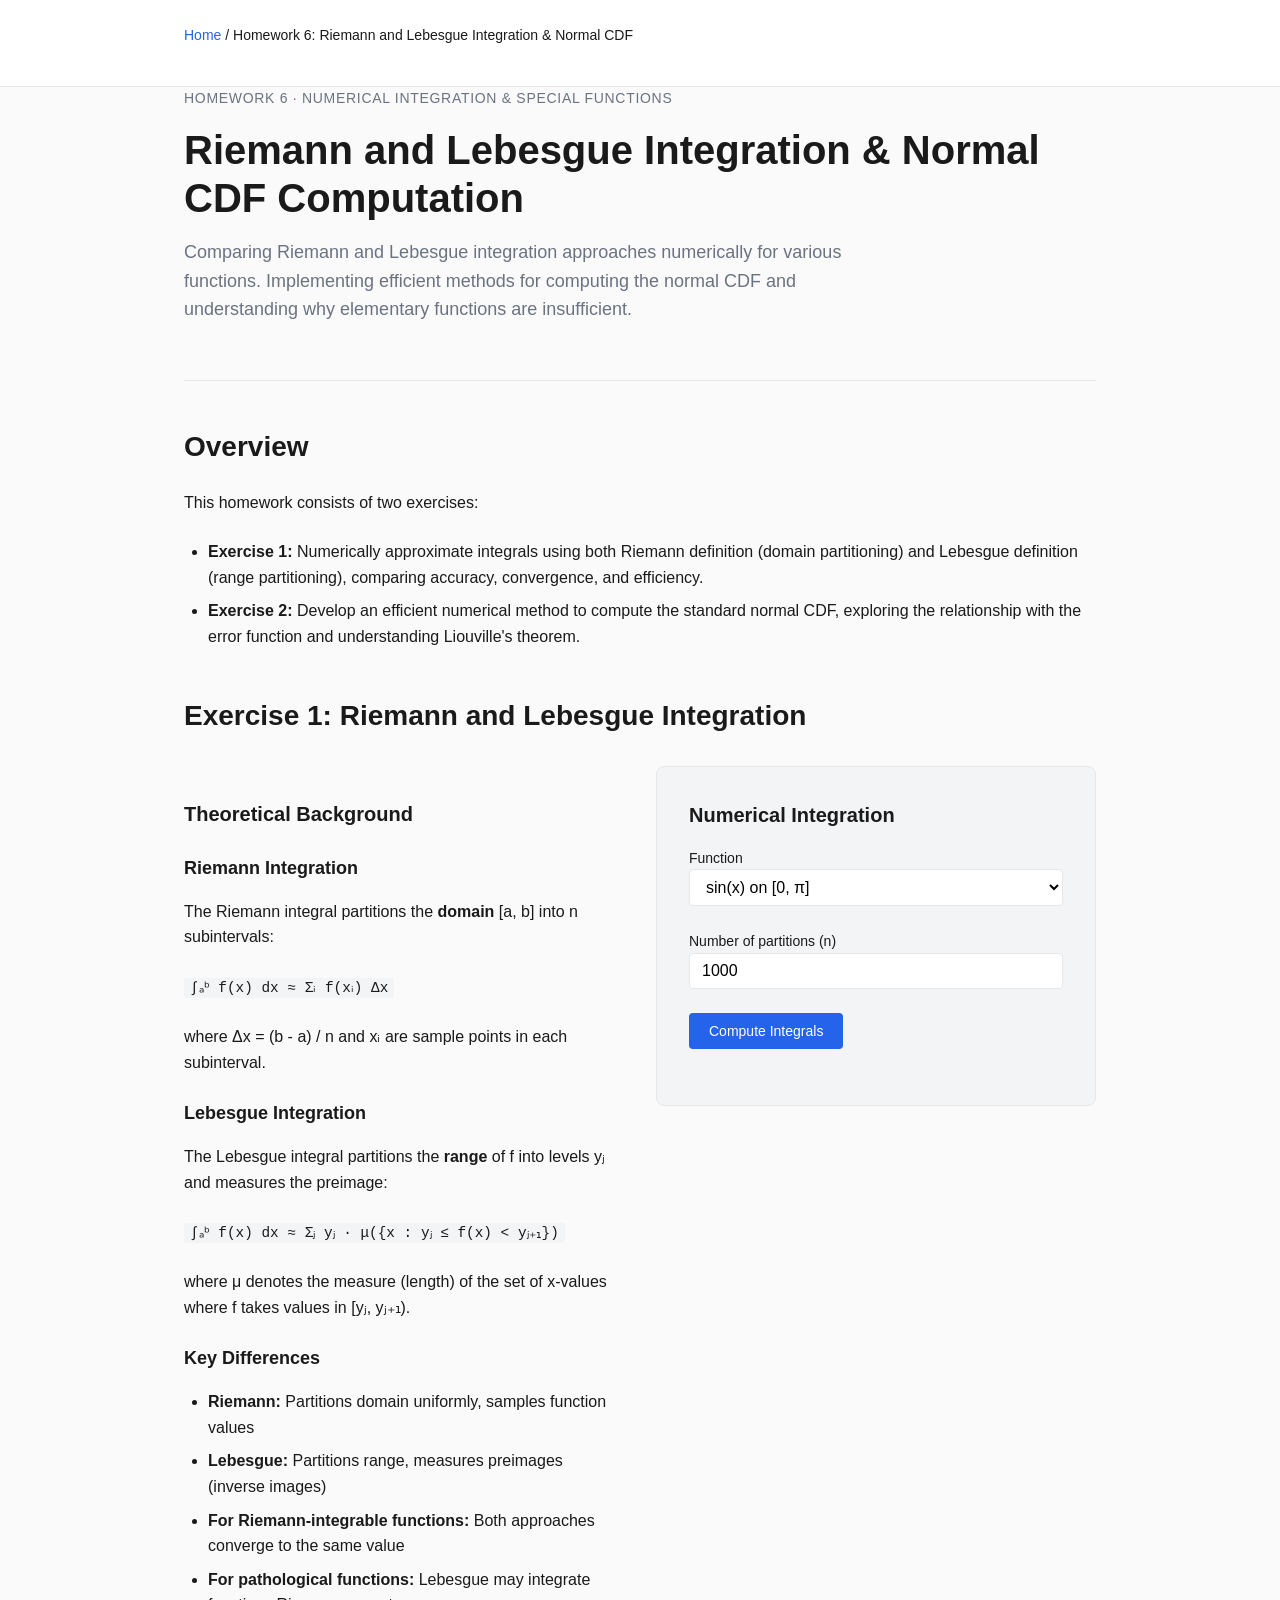
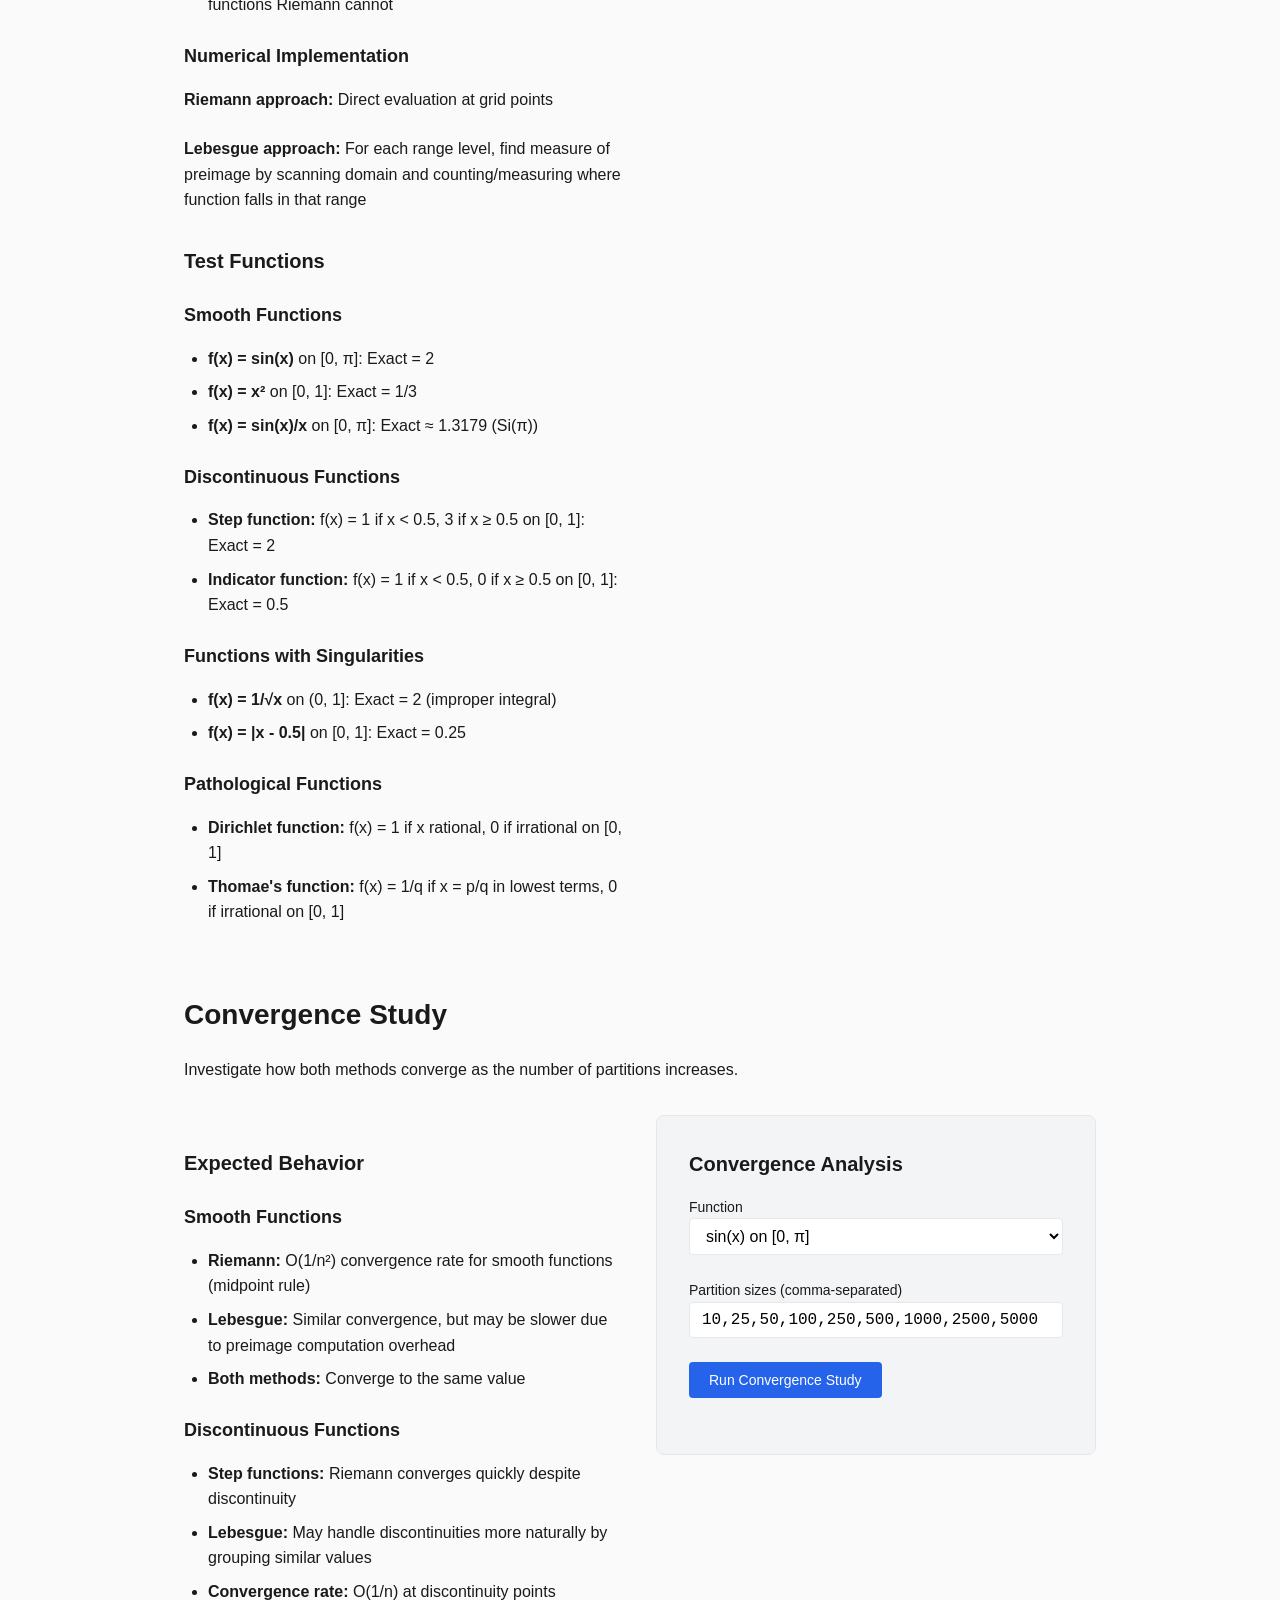
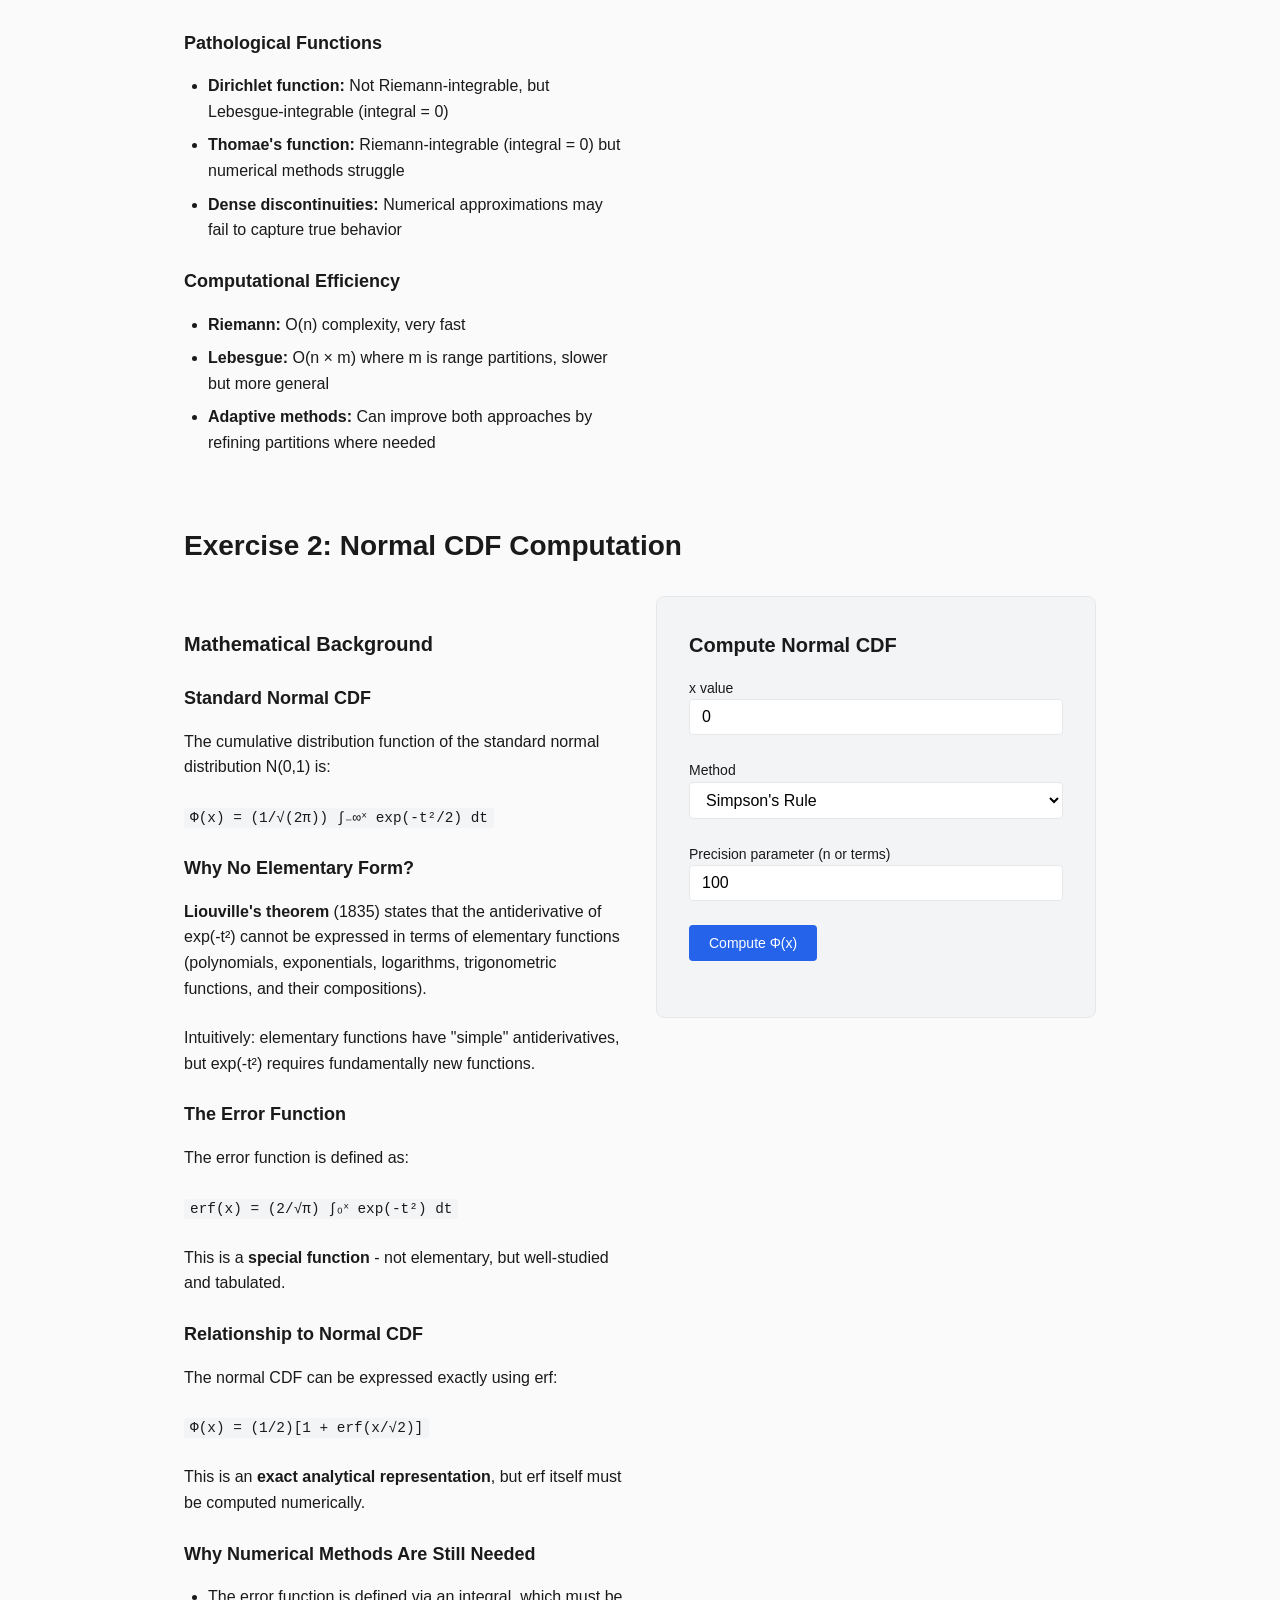
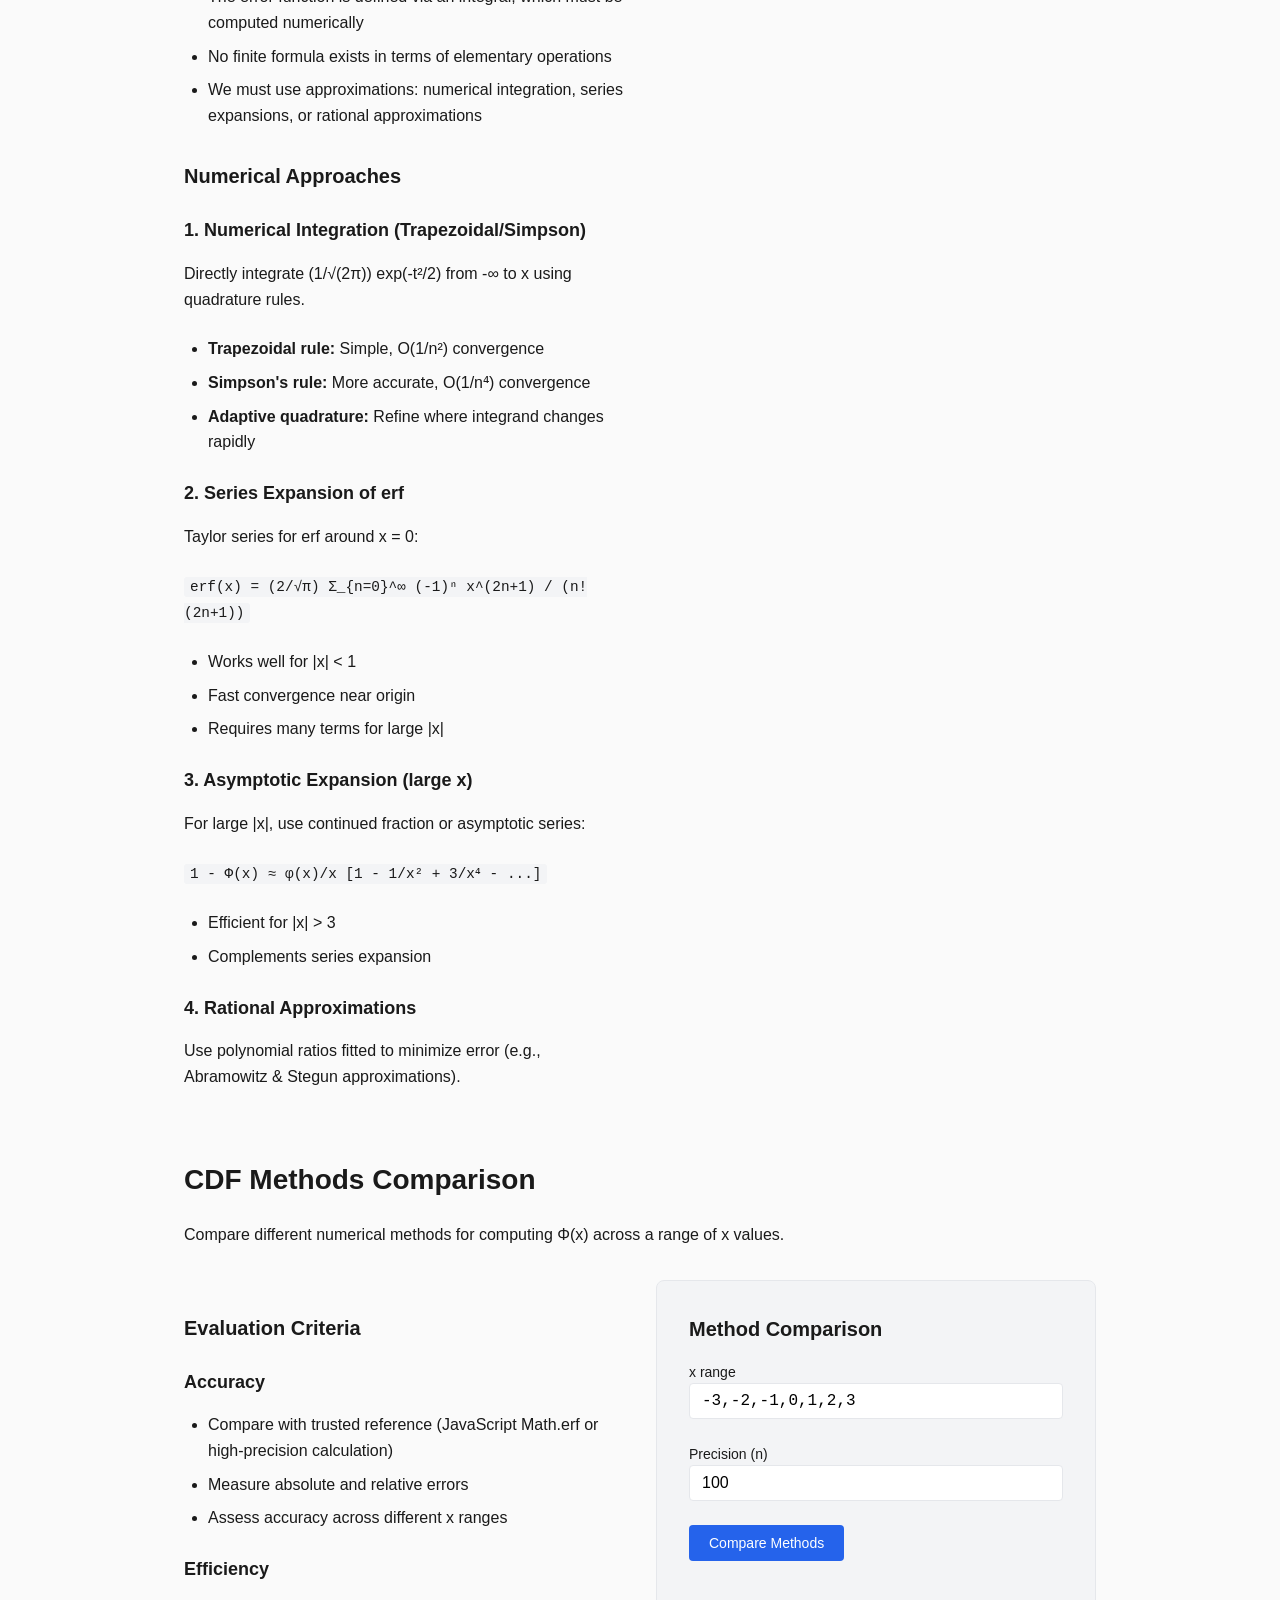
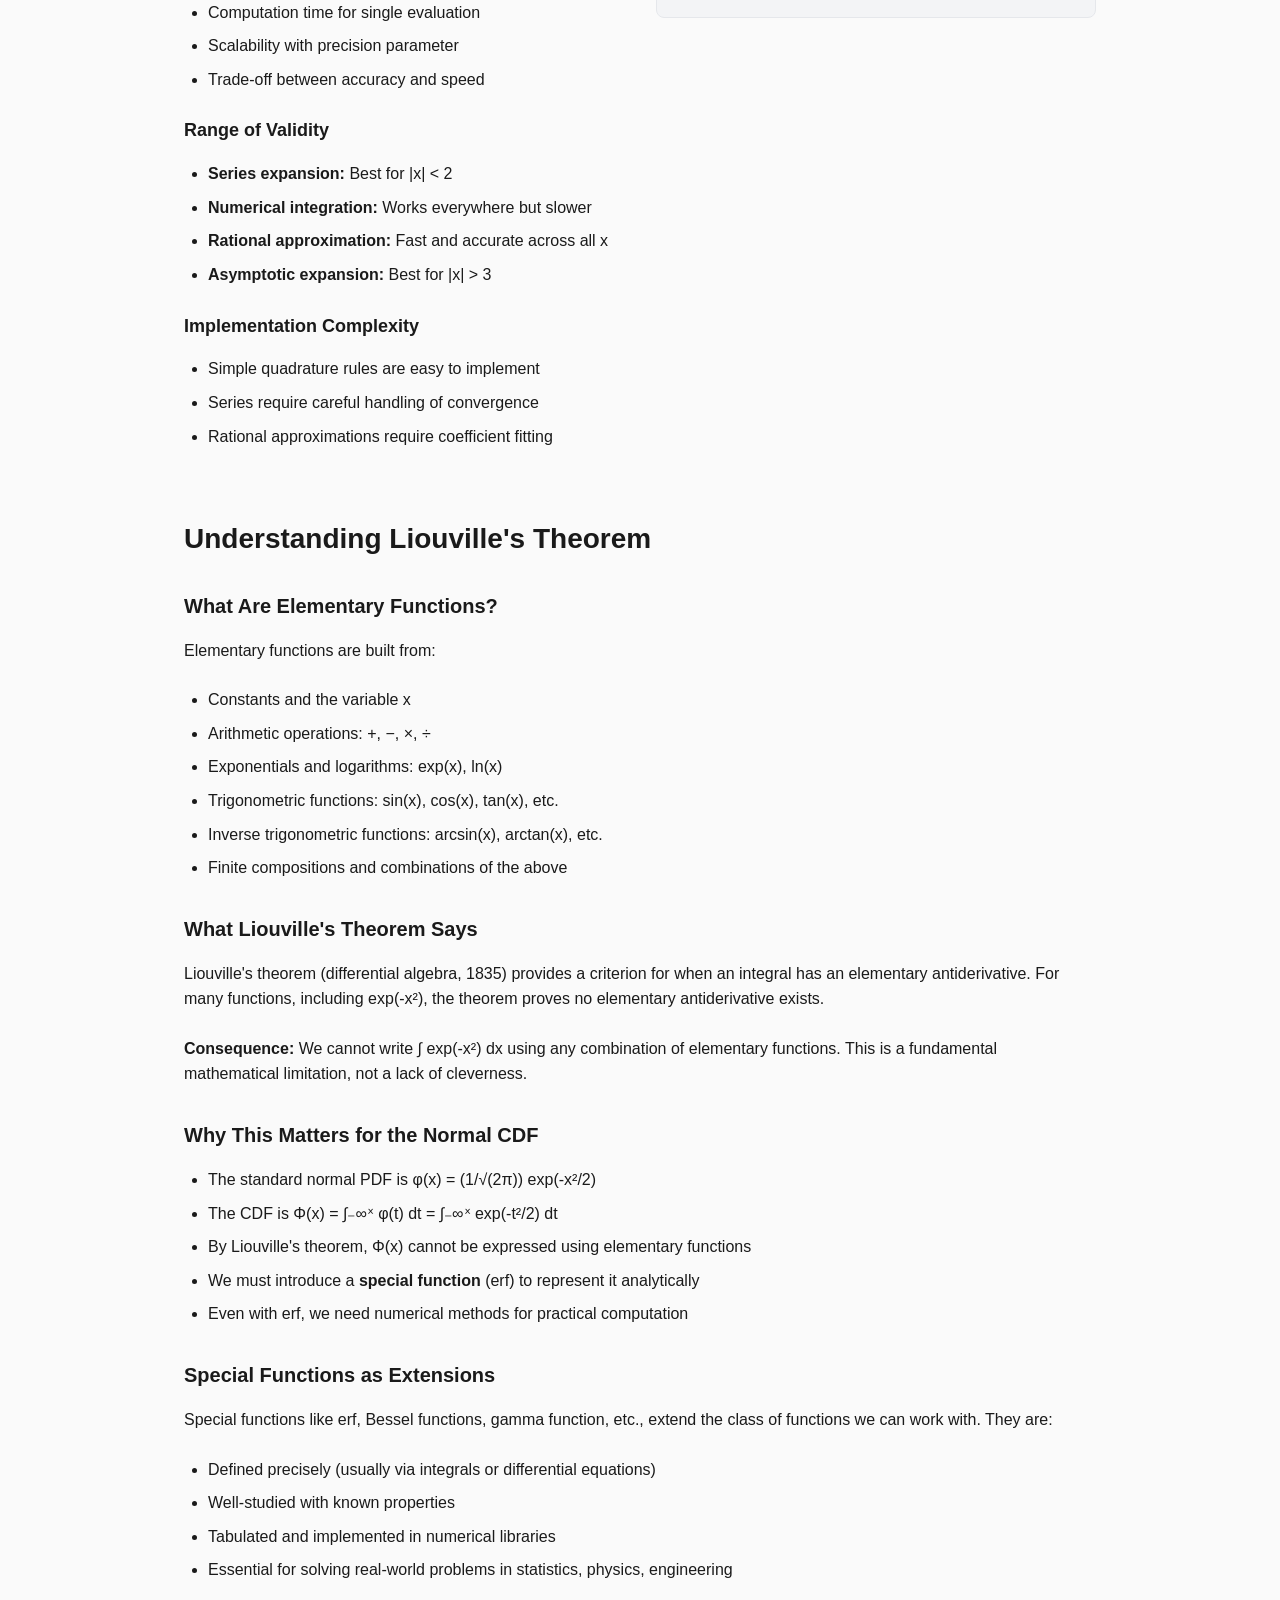
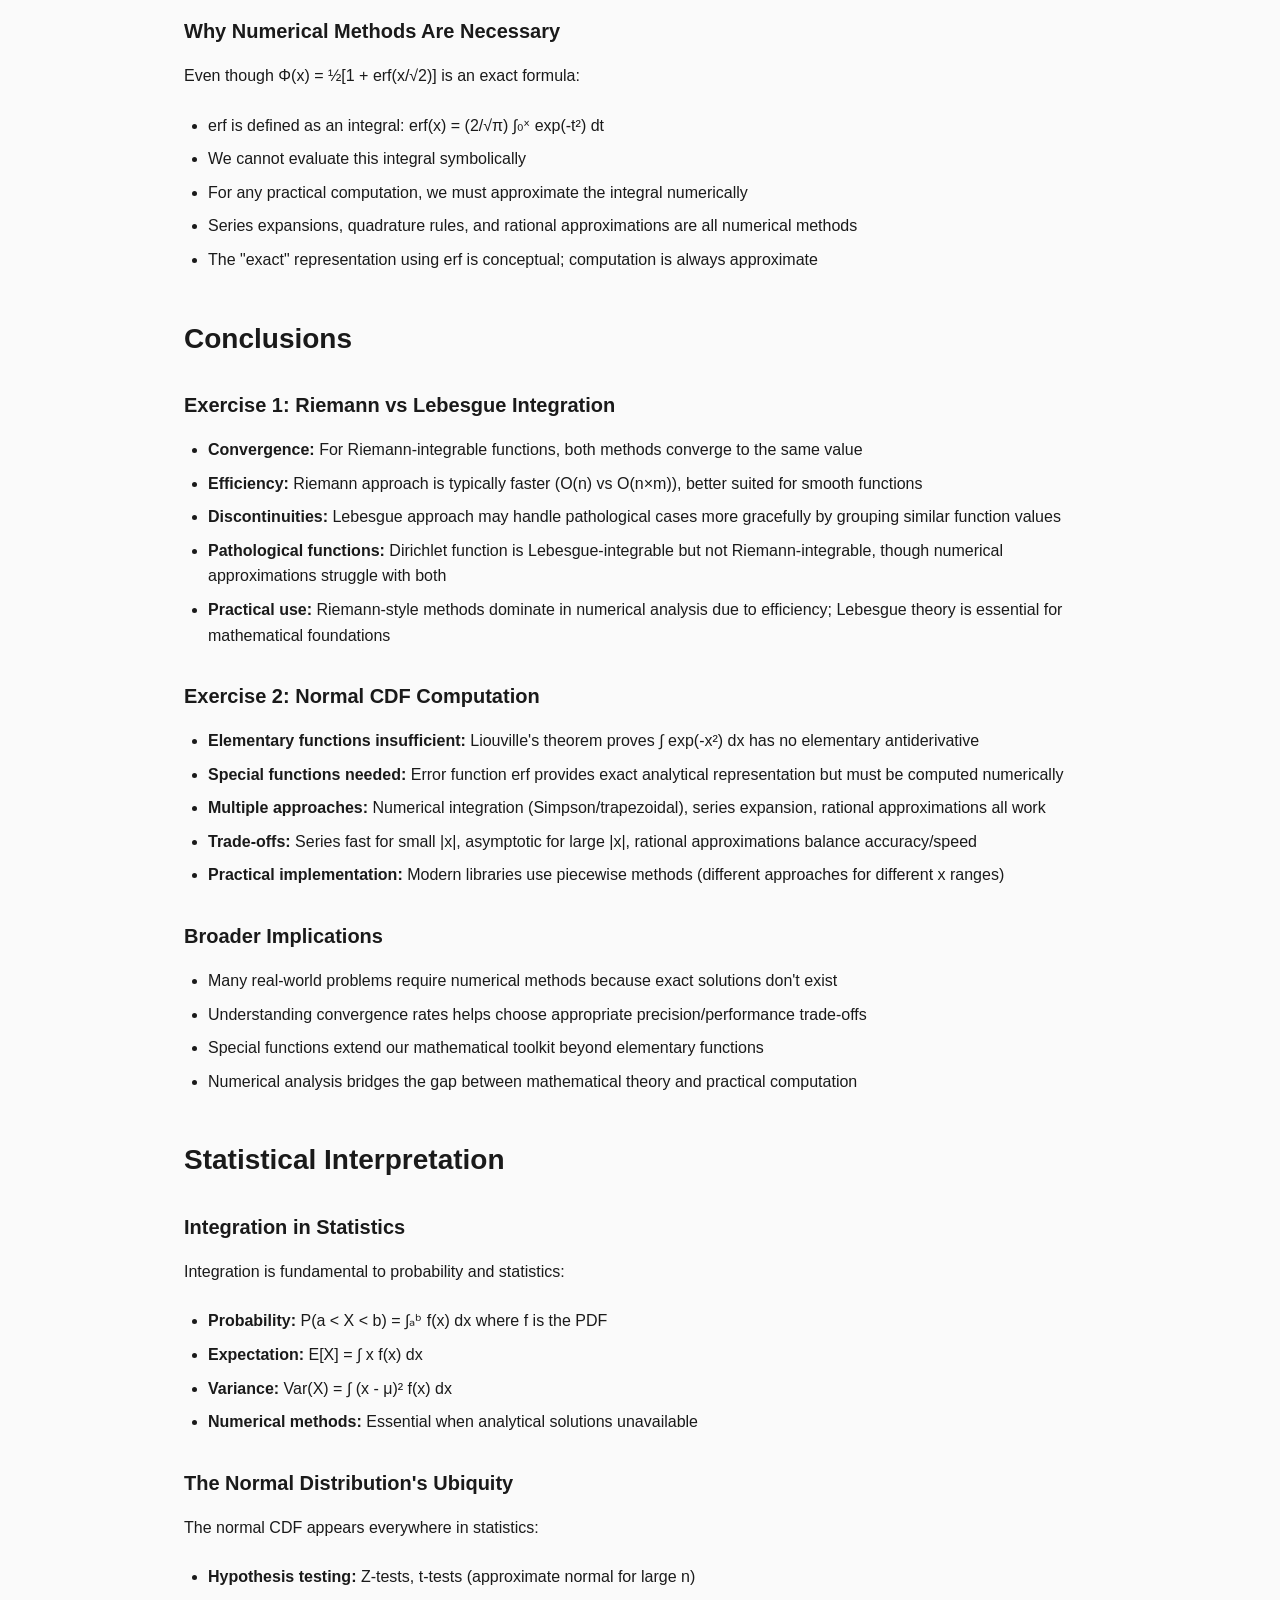
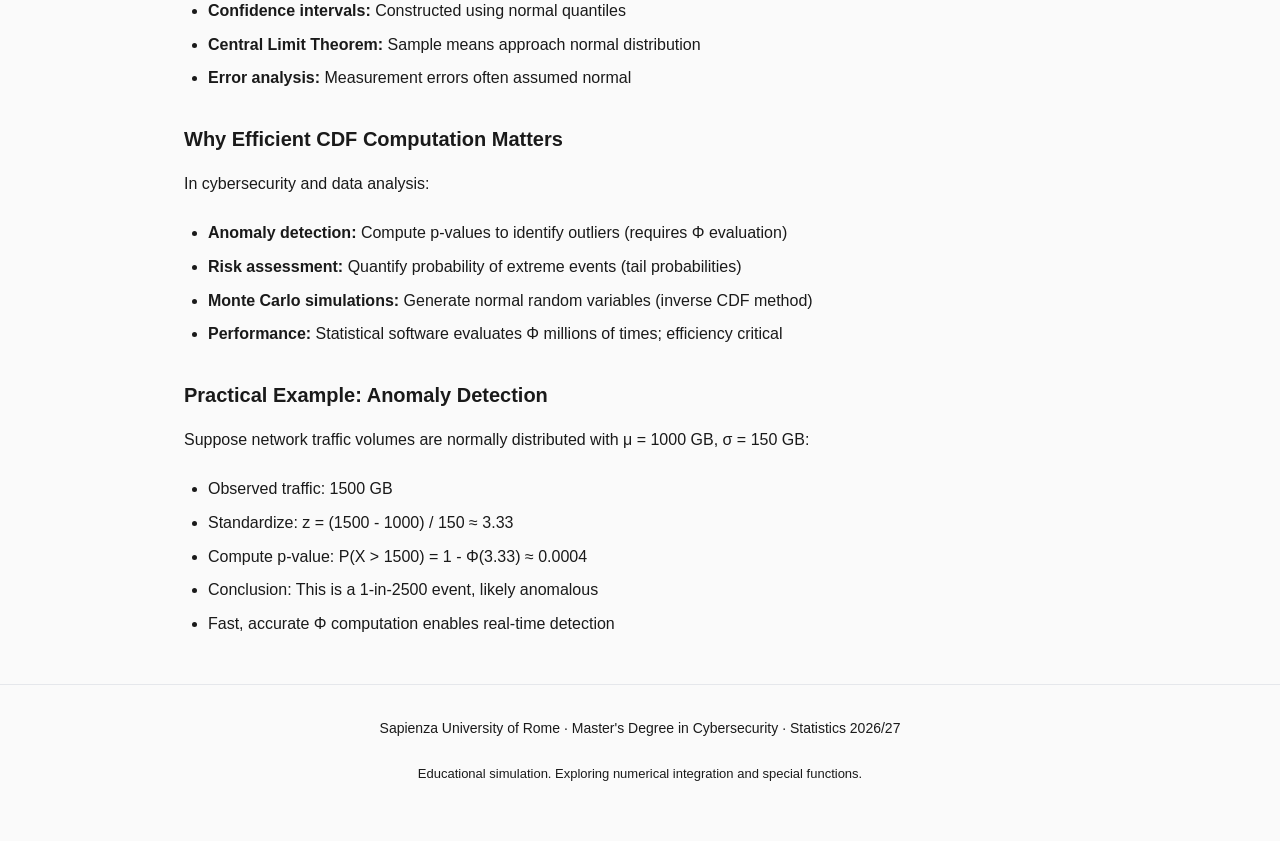
<file: homework6.html>
<!DOCTYPE html>
<html lang="en">
<head>
    <meta charset="UTF-8">
    <meta name="viewport" content="width=device-width, initial-scale=1.0">
    <title>Homework 6: Riemann and Lebesgue Integration & Normal CDF</title>
    <link rel="stylesheet" href="styles.css">
</head>
<body>
    <header class="site-header">
        <div class="container">
            <nav class="breadcrumb">
                <a href="index.html">Home</a> / <span>Homework 6: Riemann and Lebesgue Integration & Normal CDF</span>
            </nav>
        </div>
    </header>

    <main class="container">
        <div class="page-header">
            <p class="eyebrow">Homework 6 · Numerical Integration & Special Functions</p>
            <h1>Riemann and Lebesgue Integration & Normal CDF Computation</h1>
            <p class="lead">Comparing Riemann and Lebesgue integration approaches numerically for various functions. Implementing efficient methods for computing the normal CDF and understanding why elementary functions are insufficient.</p>
        </div>

        <section>
            <h2 id="overview">Overview</h2>
            <p>This homework consists of two exercises:</p>
            <ul>
                <li><strong>Exercise 1:</strong> Numerically approximate integrals using both Riemann definition (domain partitioning) and Lebesgue definition (range partitioning), comparing accuracy, convergence, and efficiency.</li>
                <li><strong>Exercise 2:</strong> Develop an efficient numerical method to compute the standard normal CDF, exploring the relationship with the error function and understanding Liouville's theorem.</li>
            </ul>
        </section>

        <section>
            <h2 id="exercise1">Exercise 1: Riemann and Lebesgue Integration</h2>

            <div class="split">
                <div>
                    <h3>Theoretical Background</h3>

                    <h4>Riemann Integration</h4>
                    <p>The Riemann integral partitions the <strong>domain</strong> [a, b] into n subintervals:</p>
                    <p><code>∫ₐᵇ f(x) dx ≈ Σᵢ f(xᵢ) Δx</code></p>
                    <p>where Δx = (b - a) / n and xᵢ are sample points in each subinterval.</p>

                    <h4>Lebesgue Integration</h4>
                    <p>The Lebesgue integral partitions the <strong>range</strong> of f into levels yⱼ and measures the preimage:</p>
                    <p><code>∫ₐᵇ f(x) dx ≈ Σⱼ yⱼ · μ({x : yⱼ ≤ f(x) < yⱼ₊₁})</code></p>
                    <p>where μ denotes the measure (length) of the set of x-values where f takes values in [yⱼ, yⱼ₊₁).</p>

                    <h4>Key Differences</h4>
                    <ul>
                        <li><strong>Riemann:</strong> Partitions domain uniformly, samples function values</li>
                        <li><strong>Lebesgue:</strong> Partitions range, measures preimages (inverse images)</li>
                        <li><strong>For Riemann-integrable functions:</strong> Both approaches converge to the same value</li>
                        <li><strong>For pathological functions:</strong> Lebesgue may integrate functions Riemann cannot</li>
                    </ul>

                    <h4>Numerical Implementation</h4>
                    <p><strong>Riemann approach:</strong> Direct evaluation at grid points</p>
                    <p><strong>Lebesgue approach:</strong> For each range level, find measure of preimage by scanning domain and counting/measuring where function falls in that range</p>

                    <h3>Test Functions</h3>

                    <h4>Smooth Functions</h4>
                    <ul>
                        <li><strong>f(x) = sin(x)</strong> on [0, π]: Exact = 2</li>
                        <li><strong>f(x) = x²</strong> on [0, 1]: Exact = 1/3</li>
                        <li><strong>f(x) = sin(x)/x</strong> on [0, π]: Exact ≈ 1.3179 (Si(π))</li>
                    </ul>

                    <h4>Discontinuous Functions</h4>
                    <ul>
                        <li><strong>Step function:</strong> f(x) = 1 if x < 0.5, 3 if x ≥ 0.5 on [0, 1]: Exact = 2</li>
                        <li><strong>Indicator function:</strong> f(x) = 1 if x < 0.5, 0 if x ≥ 0.5 on [0, 1]: Exact = 0.5</li>
                    </ul>

                    <h4>Functions with Singularities</h4>
                    <ul>
                        <li><strong>f(x) = 1/√x</strong> on (0, 1]: Exact = 2 (improper integral)</li>
                        <li><strong>f(x) = |x - 0.5|</strong> on [0, 1]: Exact = 0.25</li>
                    </ul>

                    <h4>Pathological Functions</h4>
                    <ul>
                        <li><strong>Dirichlet function:</strong> f(x) = 1 if x rational, 0 if irrational on [0, 1]</li>
                        <li><strong>Thomae's function:</strong> f(x) = 1/q if x = p/q in lowest terms, 0 if irrational on [0, 1]</li>
                    </ul>
                </div>

                <div class="panel sticky">
                    <h3>Numerical Integration</h3>
                    <label>Function
                        <select id="int-function">
                            <option value="sin">sin(x) on [0, π]</option>
                            <option value="x2">x² on [0, 1]</option>
                            <option value="sinc">sin(x)/x on [0, π]</option>
                            <option value="step">Step function on [0, 1]</option>
                            <option value="indicator">Indicator on [0, 1]</option>
                            <option value="abs">|x - 0.5| on [0, 1]</option>
                            <option value="invsqrt">1/√x on (0, 1]</option>
                            <option value="dirichlet">Dirichlet on [0, 1]</option>
                            <option value="thomae">Thomae's on [0, 1]</option>
                        </select>
                    </label>
                    <label>Number of partitions (n)
                        <input id="int-n" type="number" value="1000" min="10" max="100000" step="10">
                    </label>
                    <button id="int-compute-btn" type="button">Compute Integrals</button>
                    <p id="int-msg" class="msg" role="status"></p>

                    <div id="int-results" style="display: none;">
                        <h4>Results</h4>
                        <table>
                            <thead>
                                <tr>
                                    <th>Method</th>
                                    <th>Value</th>
                                    <th>Error</th>
                                    <th>Time (ms)</th>
                                </tr>
                            </thead>
                            <tbody>
                                <tr>
                                    <td>Exact</td>
                                    <td><output id="int-exact">–</output></td>
                                    <td>–</td>
                                    <td>–</td>
                                </tr>
                                <tr>
                                    <td>Riemann (midpoint)</td>
                                    <td><output id="int-riemann">–</output></td>
                                    <td><output id="int-riemann-err">–</output></td>
                                    <td><output id="int-riemann-time">–</output></td>
                                </tr>
                                <tr>
                                    <td>Lebesgue</td>
                                    <td><output id="int-lebesgue">–</output></td>
                                    <td><output id="int-lebesgue-err">–</output></td>
                                    <td><output id="int-lebesgue-time">–</output></td>
                                </tr>
                            </tbody>
                        </table>

                        <h4>Analysis</h4>
                        <div class="result-item">
                            <strong>Relative accuracy:</strong>
                            <output id="int-accuracy">–</output>
                        </div>
                        <div class="result-item">
                            <strong>Performance ratio (Riemann/Lebesgue):</strong>
                            <output id="int-performance">–</output>
                        </div>
                    </div>
                </div>
            </div>

            <div id="int-charts" style="display: none; margin-top: 2rem;">
                <h3>Convergence Analysis</h3>
                <div class="chart-grid">
                    <div>
                        <h4>Error vs Number of Partitions</h4>
                        <canvas id="convergence-chart" width="500" height="350"></canvas>
                        <p class="chart-note">Log-log plot showing convergence rate for both methods</p>
                    </div>
                    <div>
                        <h4>Function Visualization</h4>
                        <canvas id="function-chart" width="500" height="350"></canvas>
                        <p class="chart-note">Function plot with partition visualization</p>
                    </div>
                </div>
            </div>
        </section>

        <section>
            <h2 id="convergence-study">Convergence Study</h2>
            <p>Investigate how both methods converge as the number of partitions increases.</p>

            <div class="split">
                <div>
                    <h3>Expected Behavior</h3>

                    <h4>Smooth Functions</h4>
                    <ul>
                        <li><strong>Riemann:</strong> O(1/n²) convergence rate for smooth functions (midpoint rule)</li>
                        <li><strong>Lebesgue:</strong> Similar convergence, but may be slower due to preimage computation overhead</li>
                        <li><strong>Both methods:</strong> Converge to the same value</li>
                    </ul>

                    <h4>Discontinuous Functions</h4>
                    <ul>
                        <li><strong>Step functions:</strong> Riemann converges quickly despite discontinuity</li>
                        <li><strong>Lebesgue:</strong> May handle discontinuities more naturally by grouping similar values</li>
                        <li><strong>Convergence rate:</strong> O(1/n) at discontinuity points</li>
                    </ul>

                    <h4>Pathological Functions</h4>
                    <ul>
                        <li><strong>Dirichlet function:</strong> Not Riemann-integrable, but Lebesgue-integrable (integral = 0)</li>
                        <li><strong>Thomae's function:</strong> Riemann-integrable (integral = 0) but numerical methods struggle</li>
                        <li><strong>Dense discontinuities:</strong> Numerical approximations may fail to capture true behavior</li>
                    </ul>

                    <h4>Computational Efficiency</h4>
                    <ul>
                        <li><strong>Riemann:</strong> O(n) complexity, very fast</li>
                        <li><strong>Lebesgue:</strong> O(n × m) where m is range partitions, slower but more general</li>
                        <li><strong>Adaptive methods:</strong> Can improve both approaches by refining partitions where needed</li>
                    </ul>
                </div>

                <div class="panel sticky">
                    <h3>Convergence Analysis</h3>
                    <label>Function
                        <select id="conv-function">
                            <option value="sin">sin(x) on [0, π]</option>
                            <option value="x2">x² on [0, 1]</option>
                            <option value="step">Step function on [0, 1]</option>
                            <option value="abs">|x - 0.5| on [0, 1]</option>
                        </select>
                    </label>
                    <label>Partition sizes (comma-separated)
                        <input id="conv-n-values" type="text" value="10,25,50,100,250,500,1000,2500,5000">
                    </label>
                    <button id="conv-run-btn" type="button">Run Convergence Study</button>
                    <p id="conv-msg" class="msg" role="status"></p>
                </div>
            </div>

            <div id="conv-charts" style="display: none; margin-top: 2rem;">
                <h3>Convergence Visualization</h3>
                <div class="chart-single">
                    <canvas id="conv-plot" width="800" height="450"></canvas>
                    <p class="chart-note">Error vs n for both methods. Log-log scale to observe convergence rates.</p>
                </div>
            </div>
        </section>

        <section>
            <h2 id="exercise2">Exercise 2: Normal CDF Computation</h2>

            <div class="split">
                <div>
                    <h3>Mathematical Background</h3>

                    <h4>Standard Normal CDF</h4>
                    <p>The cumulative distribution function of the standard normal distribution N(0,1) is:</p>
                    <p><code>Φ(x) = (1/√(2π)) ∫₋∞ˣ exp(-t²/2) dt</code></p>

                    <h4>Why No Elementary Form?</h4>
                    <p><strong>Liouville's theorem</strong> (1835) states that the antiderivative of exp(-t²) cannot be expressed in terms of elementary functions (polynomials, exponentials, logarithms, trigonometric functions, and their compositions).</p>
                    <p>Intuitively: elementary functions have "simple" antiderivatives, but exp(-t²) requires fundamentally new functions.</p>

                    <h4>The Error Function</h4>
                    <p>The error function is defined as:</p>
                    <p><code>erf(x) = (2/√π) ∫₀ˣ exp(-t²) dt</code></p>
                    <p>This is a <strong>special function</strong> - not elementary, but well-studied and tabulated.</p>

                    <h4>Relationship to Normal CDF</h4>
                    <p>The normal CDF can be expressed exactly using erf:</p>
                    <p><code>Φ(x) = (1/2)[1 + erf(x/√2)]</code></p>
                    <p>This is an <strong>exact analytical representation</strong>, but erf itself must be computed numerically.</p>

                    <h4>Why Numerical Methods Are Still Needed</h4>
                    <ul>
                        <li>The error function is defined via an integral, which must be computed numerically</li>
                        <li>No finite formula exists in terms of elementary operations</li>
                        <li>We must use approximations: numerical integration, series expansions, or rational approximations</li>
                    </ul>

                    <h3>Numerical Approaches</h3>

                    <h4>1. Numerical Integration (Trapezoidal/Simpson)</h4>
                    <p>Directly integrate (1/√(2π)) exp(-t²/2) from -∞ to x using quadrature rules.</p>
                    <ul>
                        <li><strong>Trapezoidal rule:</strong> Simple, O(1/n²) convergence</li>
                        <li><strong>Simpson's rule:</strong> More accurate, O(1/n⁴) convergence</li>
                        <li><strong>Adaptive quadrature:</strong> Refine where integrand changes rapidly</li>
                    </ul>

                    <h4>2. Series Expansion of erf</h4>
                    <p>Taylor series for erf around x = 0:</p>
                    <p><code>erf(x) = (2/√π) Σ_{n=0}^∞ (-1)ⁿ x^(2n+1) / (n! (2n+1))</code></p>
                    <ul>
                        <li>Works well for |x| < 1</li>
                        <li>Fast convergence near origin</li>
                        <li>Requires many terms for large |x|</li>
                    </ul>

                    <h4>3. Asymptotic Expansion (large x)</h4>
                    <p>For large |x|, use continued fraction or asymptotic series:</p>
                    <p><code>1 - Φ(x) ≈ φ(x)/x [1 - 1/x² + 3/x⁴ - ...]</code></p>
                    <ul>
                        <li>Efficient for |x| > 3</li>
                        <li>Complements series expansion</li>
                    </ul>

                    <h4>4. Rational Approximations</h4>
                    <p>Use polynomial ratios fitted to minimize error (e.g., Abramowitz & Stegun approximations).</p>
                </div>

                <div class="panel sticky">
                    <h3>Compute Normal CDF</h3>
                    <label>x value
                        <input id="cdf-x" type="number" value="0" min="-5" max="5" step="0.1">
                    </label>
                    <label>Method
                        <select id="cdf-method">
                            <option value="simpson">Simpson's Rule</option>
                            <option value="trapezoidal">Trapezoidal Rule</option>
                            <option value="series">Taylor Series (erf)</option>
                            <option value="rational">Rational Approximation</option>
                        </select>
                    </label>
                    <label>Precision parameter (n or terms)
                        <input id="cdf-n" type="number" value="100" min="10" max="10000" step="10">
                    </label>
                    <button id="cdf-compute-btn" type="button">Compute Φ(x)</button>
                    <p id="cdf-msg" class="msg" role="status"></p>

                    <div id="cdf-results" style="display: none;">
                        <h4>Results</h4>
                        <div class="result-item">
                            <strong>Computed Φ(x):</strong>
                            <output id="cdf-computed">–</output>
                        </div>
                        <div class="result-item">
                            <strong>Reference value:</strong>
                            <output id="cdf-reference">–</output>
                        </div>
                        <div class="result-item">
                            <strong>Absolute error:</strong>
                            <output id="cdf-error">–</output>
                        </div>
                        <div class="result-item">
                            <strong>Computation time:</strong>
                            <output id="cdf-time">–</output> ms
                        </div>
                    </div>
                </div>
            </div>
        </section>

        <section>
            <h2 id="cdf-comparison">CDF Methods Comparison</h2>
            <p>Compare different numerical methods for computing Φ(x) across a range of x values.</p>

            <div class="split">
                <div>
                    <h3>Evaluation Criteria</h3>

                    <h4>Accuracy</h4>
                    <ul>
                        <li>Compare with trusted reference (JavaScript Math.erf or high-precision calculation)</li>
                        <li>Measure absolute and relative errors</li>
                        <li>Assess accuracy across different x ranges</li>
                    </ul>

                    <h4>Efficiency</h4>
                    <ul>
                        <li>Computation time for single evaluation</li>
                        <li>Scalability with precision parameter</li>
                        <li>Trade-off between accuracy and speed</li>
                    </ul>

                    <h4>Range of Validity</h4>
                    <ul>
                        <li><strong>Series expansion:</strong> Best for |x| < 2</li>
                        <li><strong>Numerical integration:</strong> Works everywhere but slower</li>
                        <li><strong>Rational approximation:</strong> Fast and accurate across all x</li>
                        <li><strong>Asymptotic expansion:</strong> Best for |x| > 3</li>
                    </ul>

                    <h4>Implementation Complexity</h4>
                    <ul>
                        <li>Simple quadrature rules are easy to implement</li>
                        <li>Series require careful handling of convergence</li>
                        <li>Rational approximations require coefficient fitting</li>
                    </ul>
                </div>

                <div class="panel sticky">
                    <h3>Method Comparison</h3>
                    <label>x range
                        <input id="cdf-comp-range" type="text" value="-3,-2,-1,0,1,2,3">
                    </label>
                    <label>Precision (n)
                        <input id="cdf-comp-n" type="number" value="100" min="10" max="1000" step="10">
                    </label>
                    <button id="cdf-comp-btn" type="button">Compare Methods</button>
                    <p id="cdf-comp-msg" class="msg" role="status"></p>
                </div>
            </div>

            <div id="cdf-comp-charts" style="display: none; margin-top: 2rem;">
                <h3>Comparison Results</h3>
                <div class="chart-grid">
                    <div>
                        <h4>Accuracy Comparison</h4>
                        <canvas id="cdf-accuracy-chart" width="500" height="350"></canvas>
                        <p class="chart-note">Absolute error for each method across x values</p>
                    </div>
                    <div>
                        <h4>Efficiency Comparison</h4>
                        <canvas id="cdf-efficiency-chart" width="500" height="350"></canvas>
                        <p class="chart-note">Computation time (ms) vs accuracy trade-off</p>
                    </div>
                </div>
            </div>
        </section>

        <section>
            <h2 id="liouville">Understanding Liouville's Theorem</h2>

            <h3>What Are Elementary Functions?</h3>
            <p>Elementary functions are built from:</p>
            <ul>
                <li>Constants and the variable x</li>
                <li>Arithmetic operations: +, −, ×, ÷</li>
                <li>Exponentials and logarithms: exp(x), ln(x)</li>
                <li>Trigonometric functions: sin(x), cos(x), tan(x), etc.</li>
                <li>Inverse trigonometric functions: arcsin(x), arctan(x), etc.</li>
                <li>Finite compositions and combinations of the above</li>
            </ul>

            <h3>What Liouville's Theorem Says</h3>
            <p>Liouville's theorem (differential algebra, 1835) provides a criterion for when an integral has an elementary antiderivative. For many functions, including exp(-x²), the theorem proves no elementary antiderivative exists.</p>
            <p><strong>Consequence:</strong> We cannot write ∫ exp(-x²) dx using any combination of elementary functions. This is a fundamental mathematical limitation, not a lack of cleverness.</p>

            <h3>Why This Matters for the Normal CDF</h3>
            <ul>
                <li>The standard normal PDF is φ(x) = (1/√(2π)) exp(-x²/2)</li>
                <li>The CDF is Φ(x) = ∫₋∞ˣ φ(t) dt = ∫₋∞ˣ exp(-t²/2) dt</li>
                <li>By Liouville's theorem, Φ(x) cannot be expressed using elementary functions</li>
                <li>We must introduce a <strong>special function</strong> (erf) to represent it analytically</li>
                <li>Even with erf, we need numerical methods for practical computation</li>
            </ul>

            <h3>Special Functions as Extensions</h3>
            <p>Special functions like erf, Bessel functions, gamma function, etc., extend the class of functions we can work with. They are:</p>
            <ul>
                <li>Defined precisely (usually via integrals or differential equations)</li>
                <li>Well-studied with known properties</li>
                <li>Tabulated and implemented in numerical libraries</li>
                <li>Essential for solving real-world problems in statistics, physics, engineering</li>
            </ul>

            <h3>Why Numerical Methods Are Necessary</h3>
            <p>Even though Φ(x) = ½[1 + erf(x/√2)] is an exact formula:</p>
            <ul>
                <li>erf is defined as an integral: erf(x) = (2/√π) ∫₀ˣ exp(-t²) dt</li>
                <li>We cannot evaluate this integral symbolically</li>
                <li>For any practical computation, we must approximate the integral numerically</li>
                <li>Series expansions, quadrature rules, and rational approximations are all numerical methods</li>
                <li>The "exact" representation using erf is conceptual; computation is always approximate</li>
            </ul>
        </section>

        <section>
            <h2 id="conclusions">Conclusions</h2>

            <h3>Exercise 1: Riemann vs Lebesgue Integration</h3>
            <ul>
                <li><strong>Convergence:</strong> For Riemann-integrable functions, both methods converge to the same value</li>
                <li><strong>Efficiency:</strong> Riemann approach is typically faster (O(n) vs O(n×m)), better suited for smooth functions</li>
                <li><strong>Discontinuities:</strong> Lebesgue approach may handle pathological cases more gracefully by grouping similar function values</li>
                <li><strong>Pathological functions:</strong> Dirichlet function is Lebesgue-integrable but not Riemann-integrable, though numerical approximations struggle with both</li>
                <li><strong>Practical use:</strong> Riemann-style methods dominate in numerical analysis due to efficiency; Lebesgue theory is essential for mathematical foundations</li>
            </ul>

            <h3>Exercise 2: Normal CDF Computation</h3>
            <ul>
                <li><strong>Elementary functions insufficient:</strong> Liouville's theorem proves ∫ exp(-x²) dx has no elementary antiderivative</li>
                <li><strong>Special functions needed:</strong> Error function erf provides exact analytical representation but must be computed numerically</li>
                <li><strong>Multiple approaches:</strong> Numerical integration (Simpson/trapezoidal), series expansion, rational approximations all work</li>
                <li><strong>Trade-offs:</strong> Series fast for small |x|, asymptotic for large |x|, rational approximations balance accuracy/speed</li>
                <li><strong>Practical implementation:</strong> Modern libraries use piecewise methods (different approaches for different x ranges)</li>
            </ul>

            <h3>Broader Implications</h3>
            <ul>
                <li>Many real-world problems require numerical methods because exact solutions don't exist</li>
                <li>Understanding convergence rates helps choose appropriate precision/performance trade-offs</li>
                <li>Special functions extend our mathematical toolkit beyond elementary functions</li>
                <li>Numerical analysis bridges the gap between mathematical theory and practical computation</li>
            </ul>
        </section>

        <section>
            <h2 id="interpretation">Statistical Interpretation</h2>

            <h3>Integration in Statistics</h3>
            <p>Integration is fundamental to probability and statistics:</p>
            <ul>
                <li><strong>Probability:</strong> P(a < X < b) = ∫ₐᵇ f(x) dx where f is the PDF</li>
                <li><strong>Expectation:</strong> E[X] = ∫ x f(x) dx</li>
                <li><strong>Variance:</strong> Var(X) = ∫ (x - μ)² f(x) dx</li>
                <li><strong>Numerical methods:</strong> Essential when analytical solutions unavailable</li>
            </ul>

            <h3>The Normal Distribution's Ubiquity</h3>
            <p>The normal CDF appears everywhere in statistics:</p>
            <ul>
                <li><strong>Hypothesis testing:</strong> Z-tests, t-tests (approximate normal for large n)</li>
                <li><strong>Confidence intervals:</strong> Constructed using normal quantiles</li>
                <li><strong>Central Limit Theorem:</strong> Sample means approach normal distribution</li>
                <li><strong>Error analysis:</strong> Measurement errors often assumed normal</li>
            </ul>

            <h3>Why Efficient CDF Computation Matters</h3>
            <p>In cybersecurity and data analysis:</p>
            <ul>
                <li><strong>Anomaly detection:</strong> Compute p-values to identify outliers (requires Φ evaluation)</li>
                <li><strong>Risk assessment:</strong> Quantify probability of extreme events (tail probabilities)</li>
                <li><strong>Monte Carlo simulations:</strong> Generate normal random variables (inverse CDF method)</li>
                <li><strong>Performance:</strong> Statistical software evaluates Φ millions of times; efficiency critical</li>
            </ul>

            <h3>Practical Example: Anomaly Detection</h3>
            <p>Suppose network traffic volumes are normally distributed with μ = 1000 GB, σ = 150 GB:</p>
            <ul>
                <li>Observed traffic: 1500 GB</li>
                <li>Standardize: z = (1500 - 1000) / 150 ≈ 3.33</li>
                <li>Compute p-value: P(X > 1500) = 1 - Φ(3.33) ≈ 0.0004</li>
                <li>Conclusion: This is a 1-in-2500 event, likely anomalous</li>
                <li>Fast, accurate Φ computation enables real-time detection</li>
            </ul>
        </section>
    </main>

    <footer class="site-footer">
        <div class="container">
            <p>Sapienza University of Rome · Master's Degree in Cybersecurity · Statistics 2026/27</p>
            <p class="disclaimer">Educational simulation. Exploring numerical integration and special functions.</p>
        </div>
    </footer>

    <script src="homework6.js"></script>
</body>
</html>
</file>
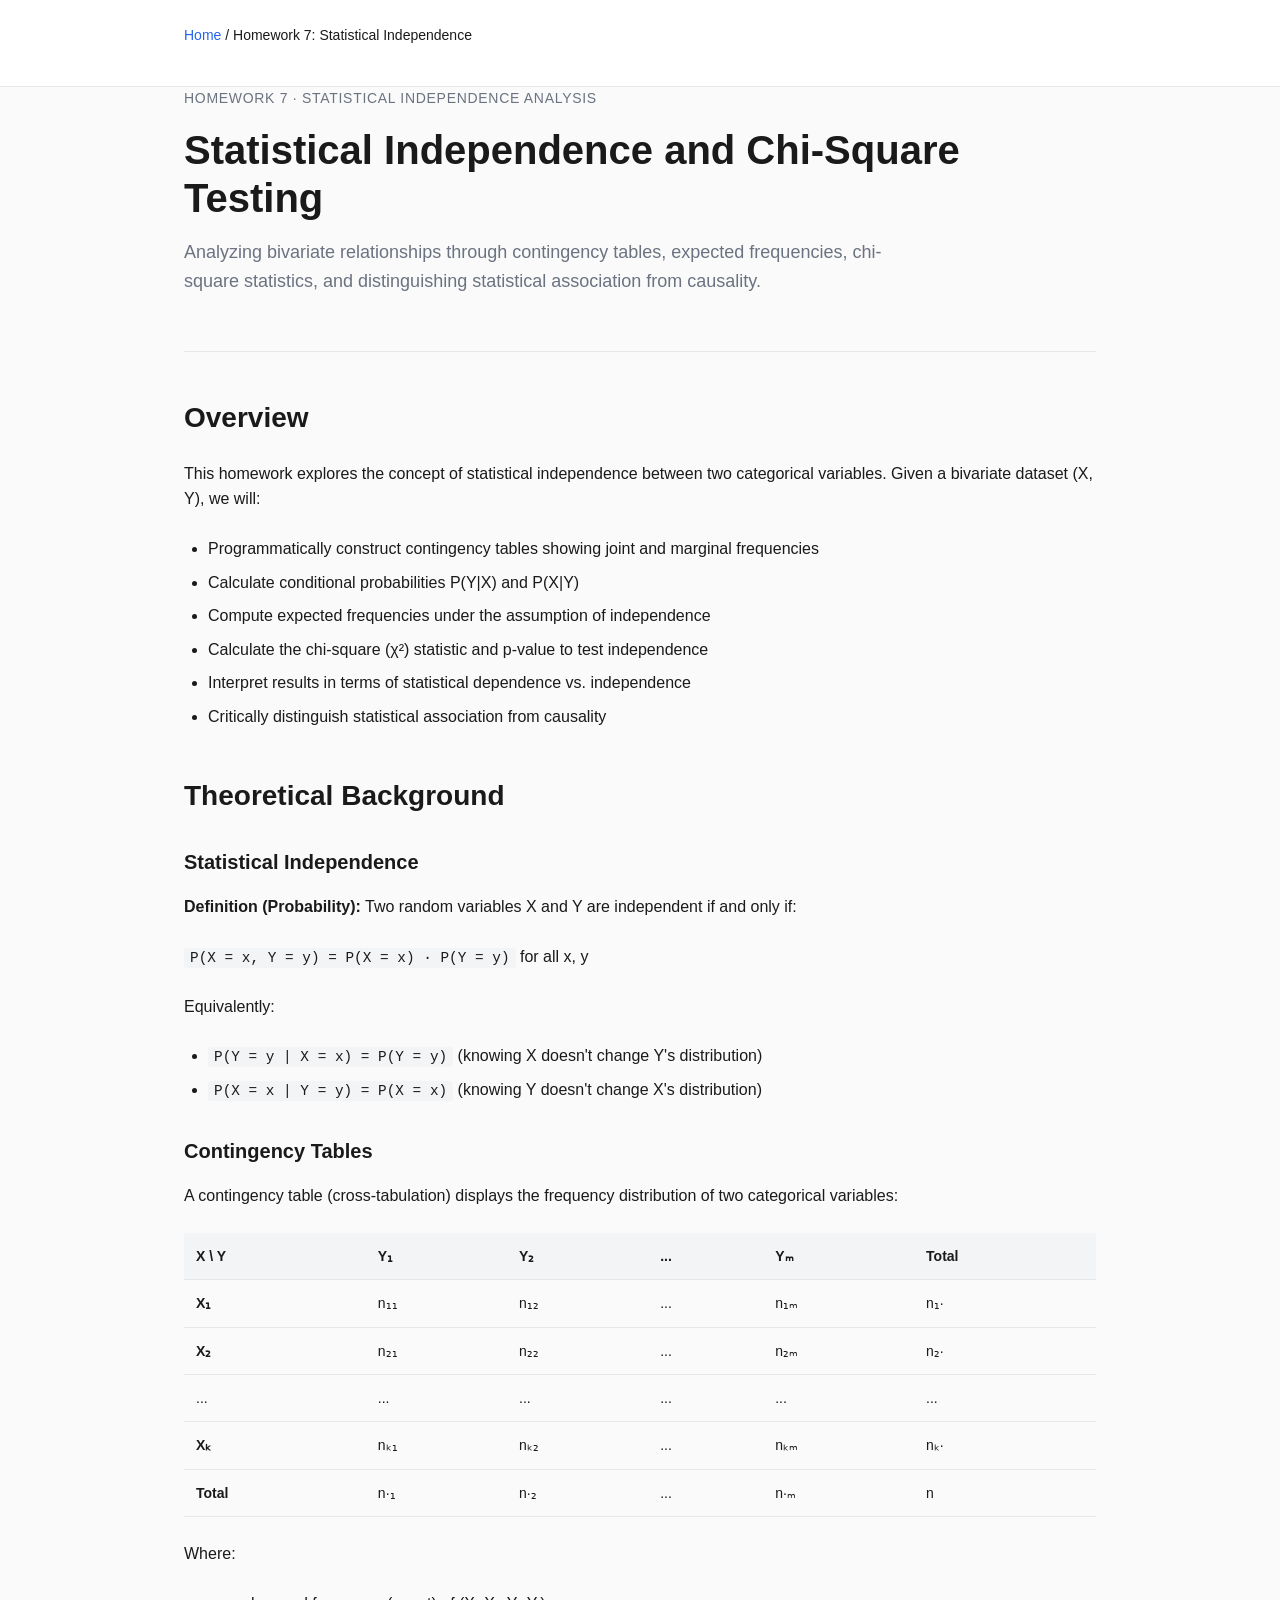
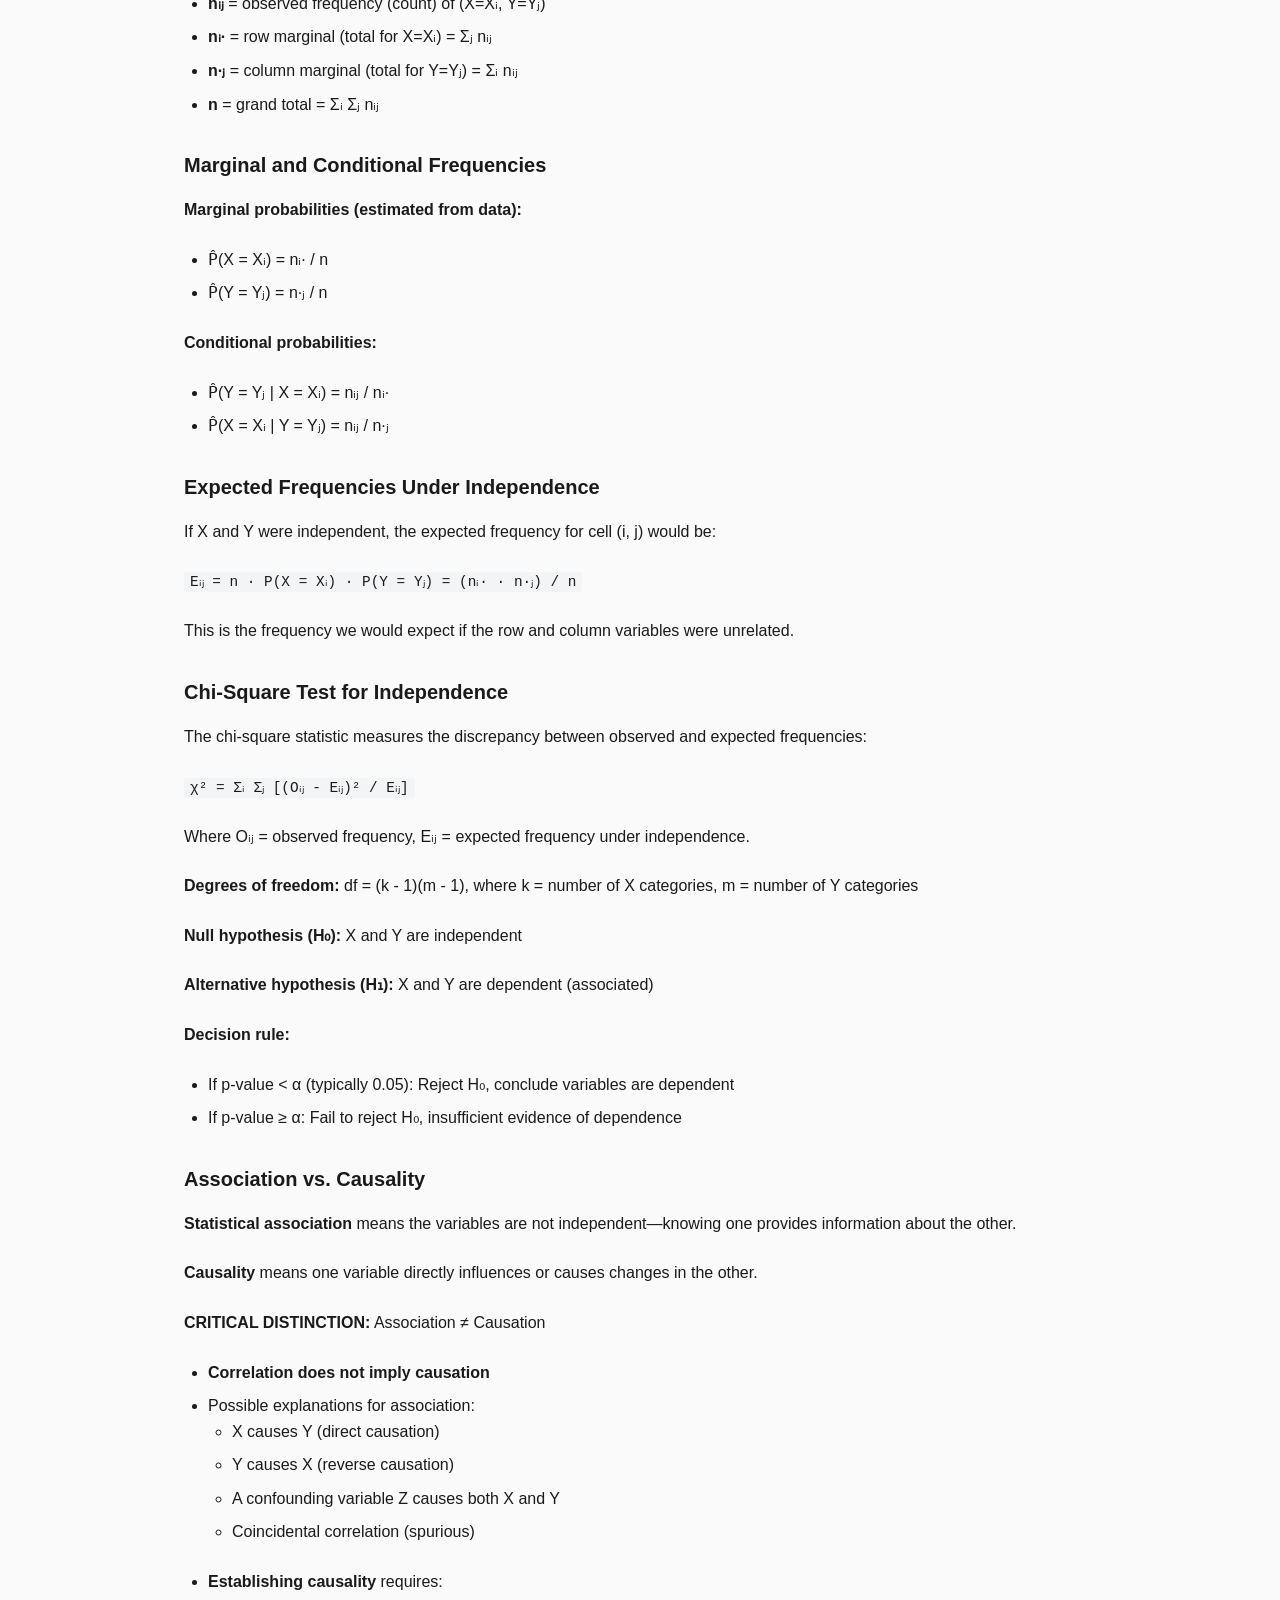
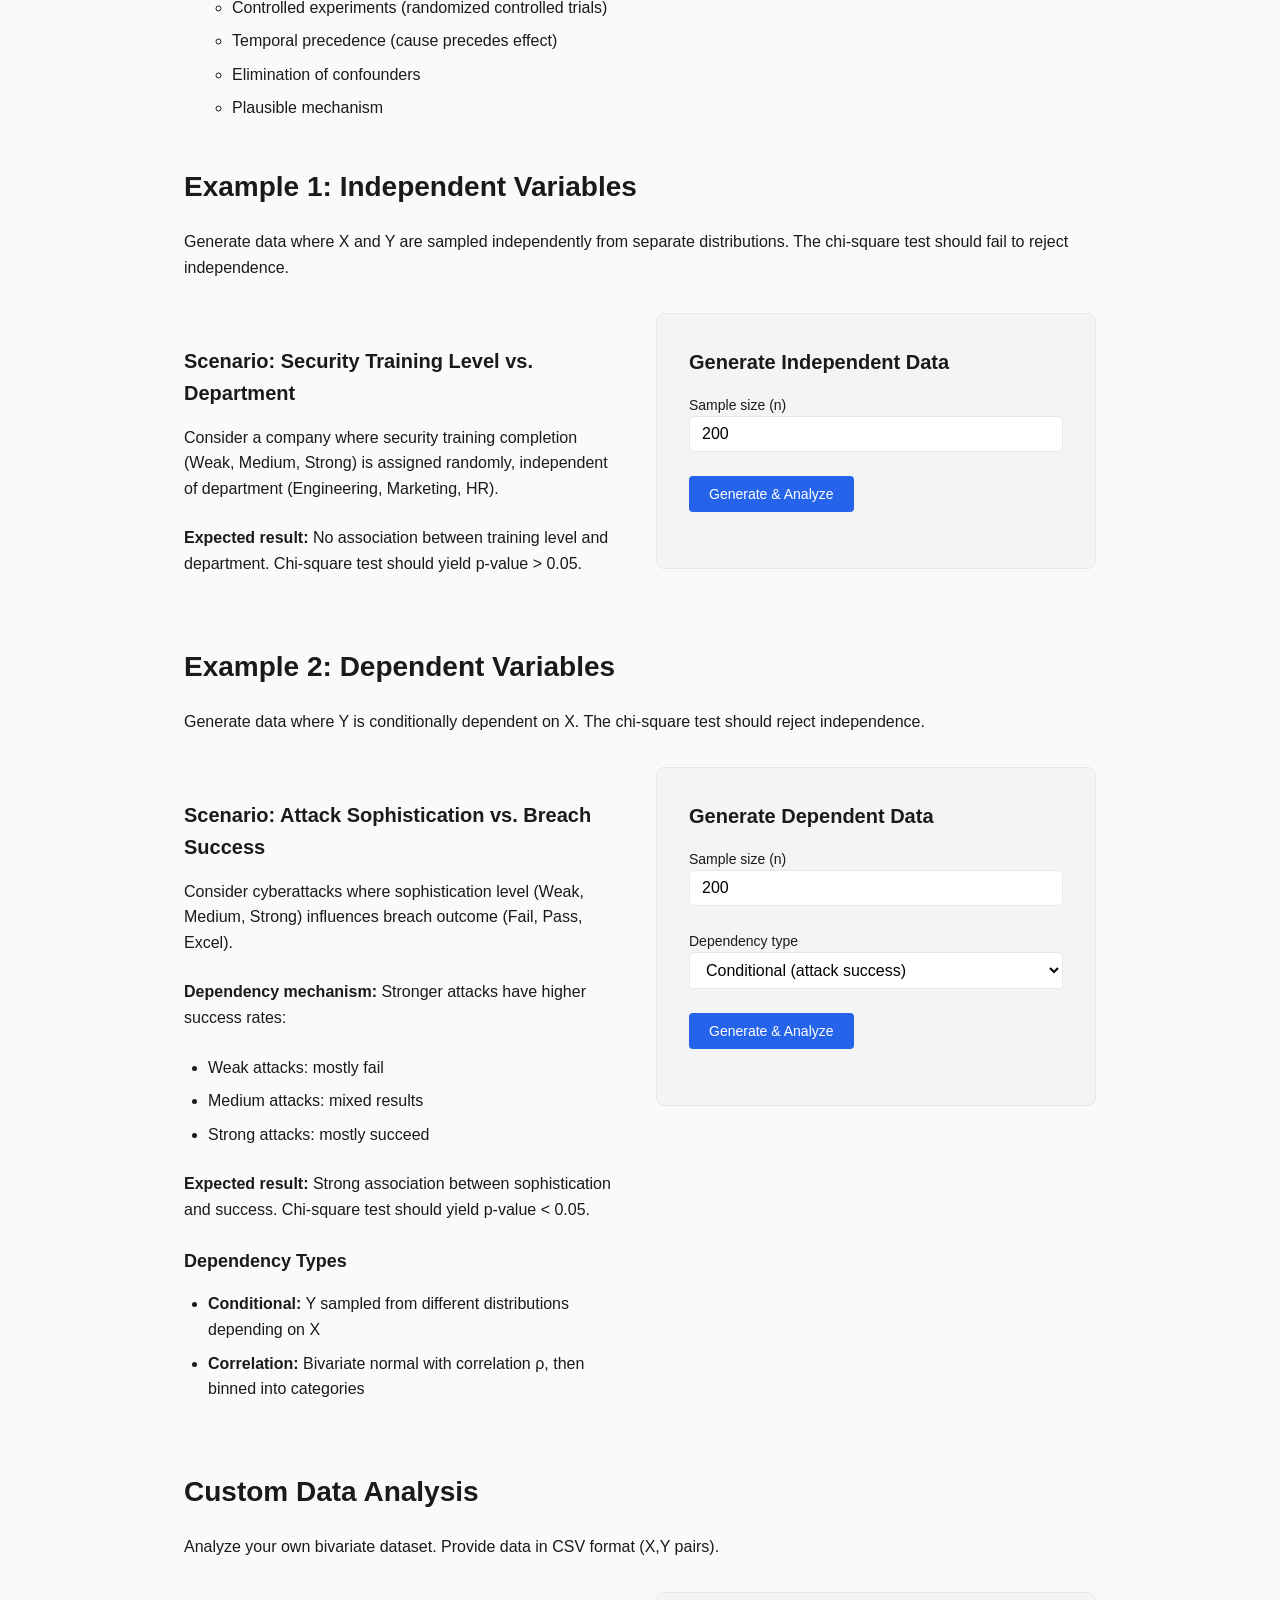
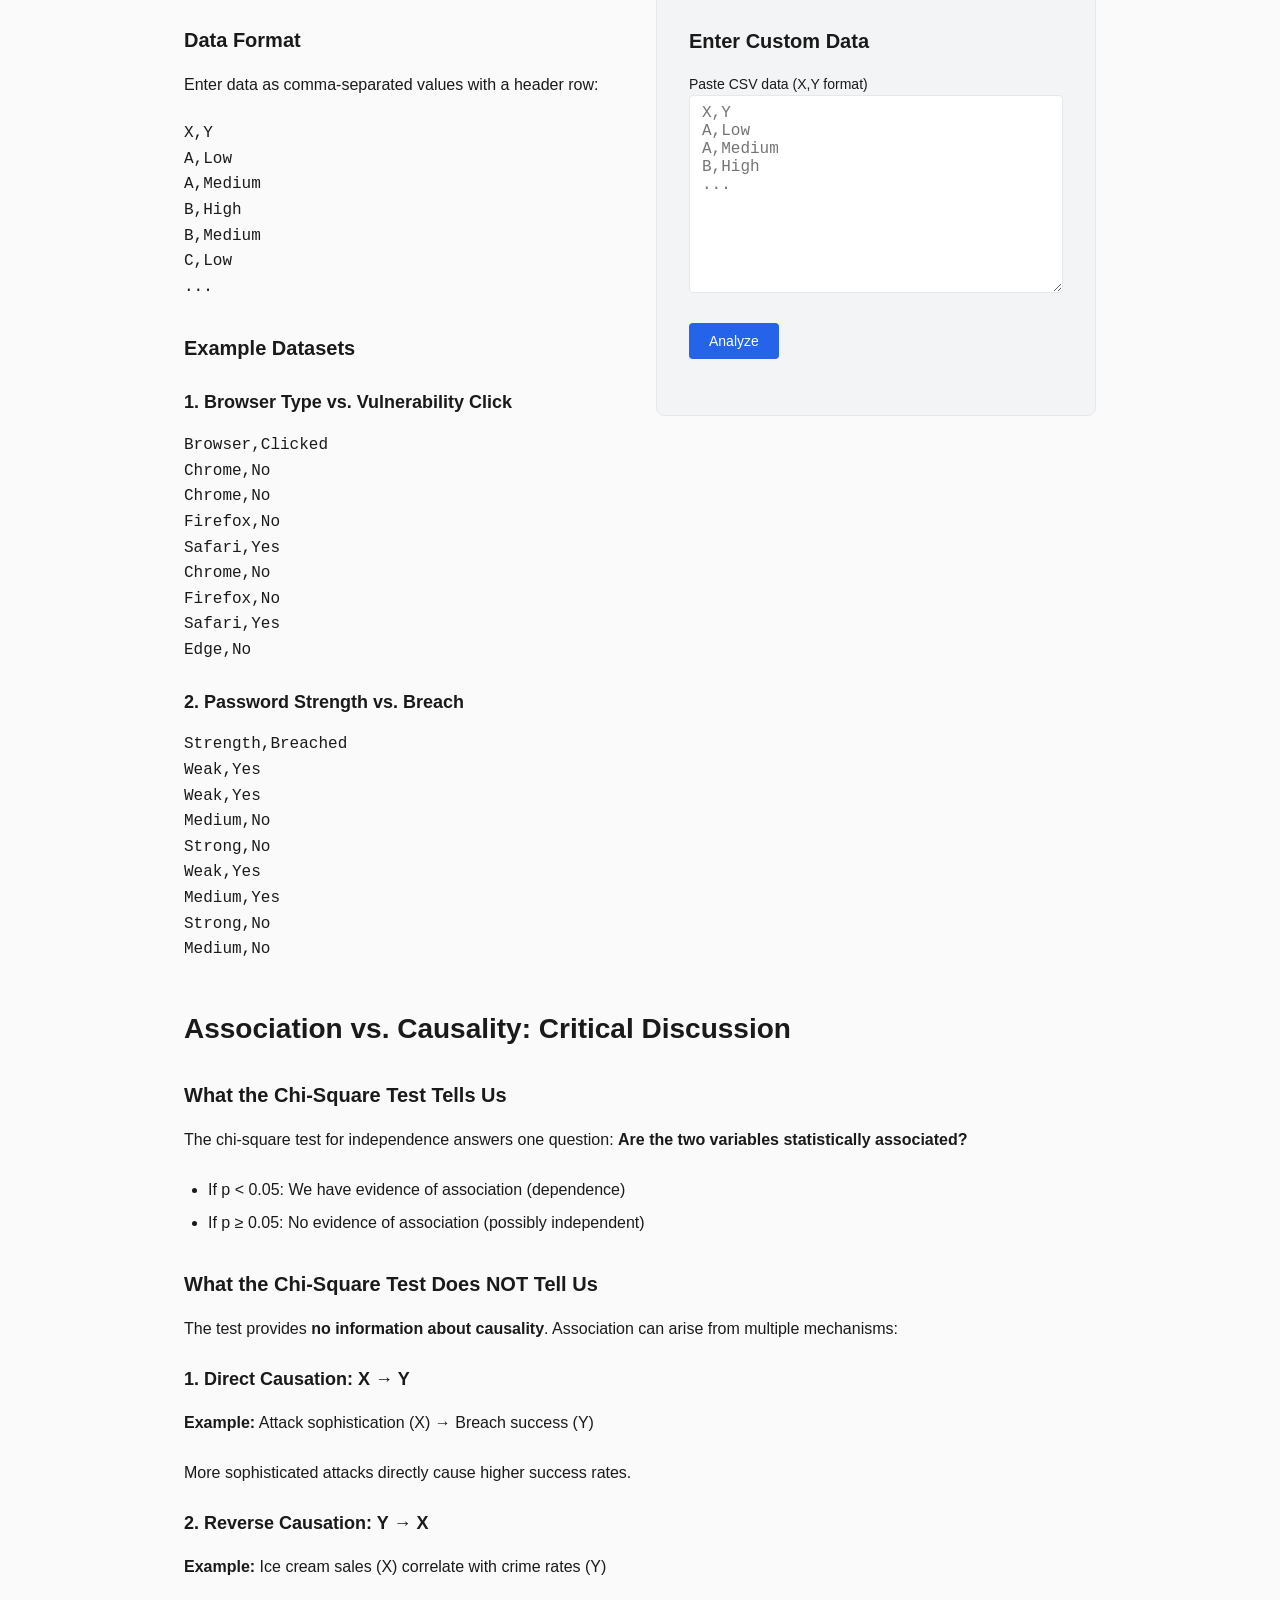
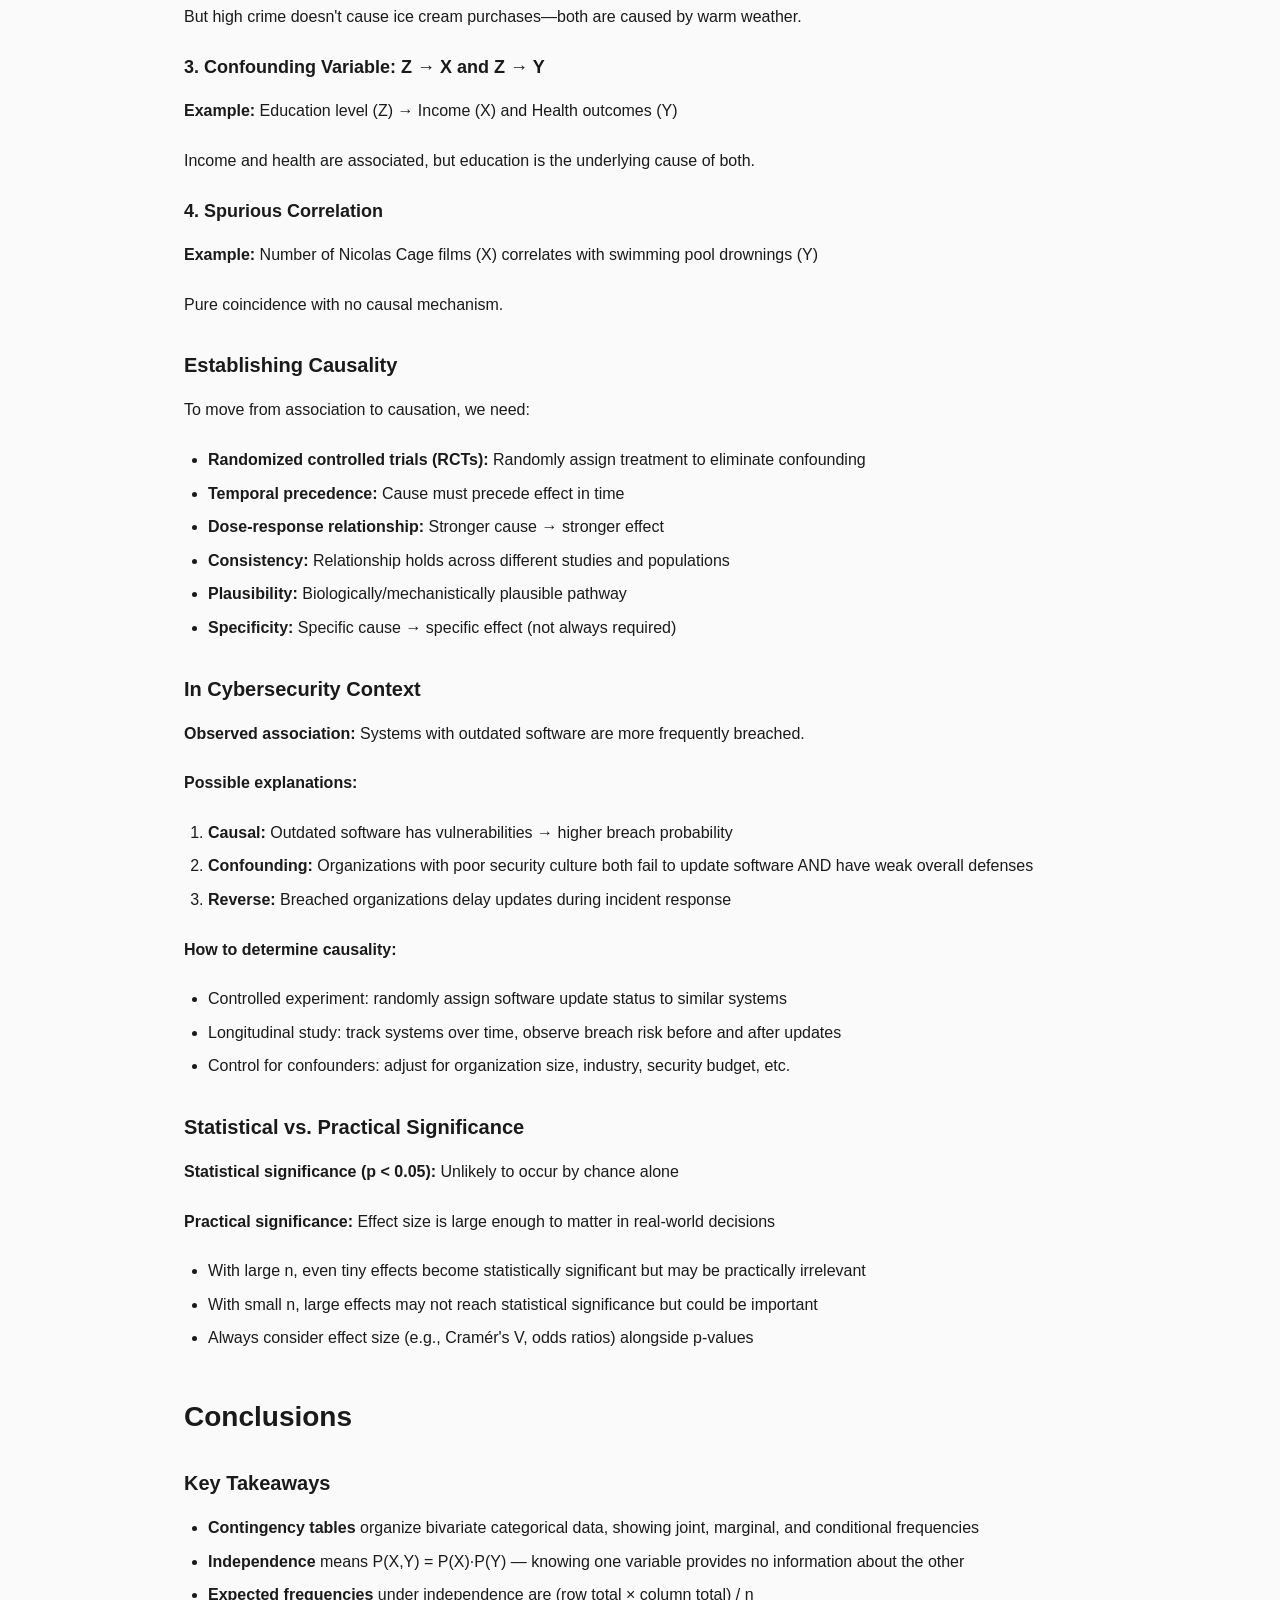
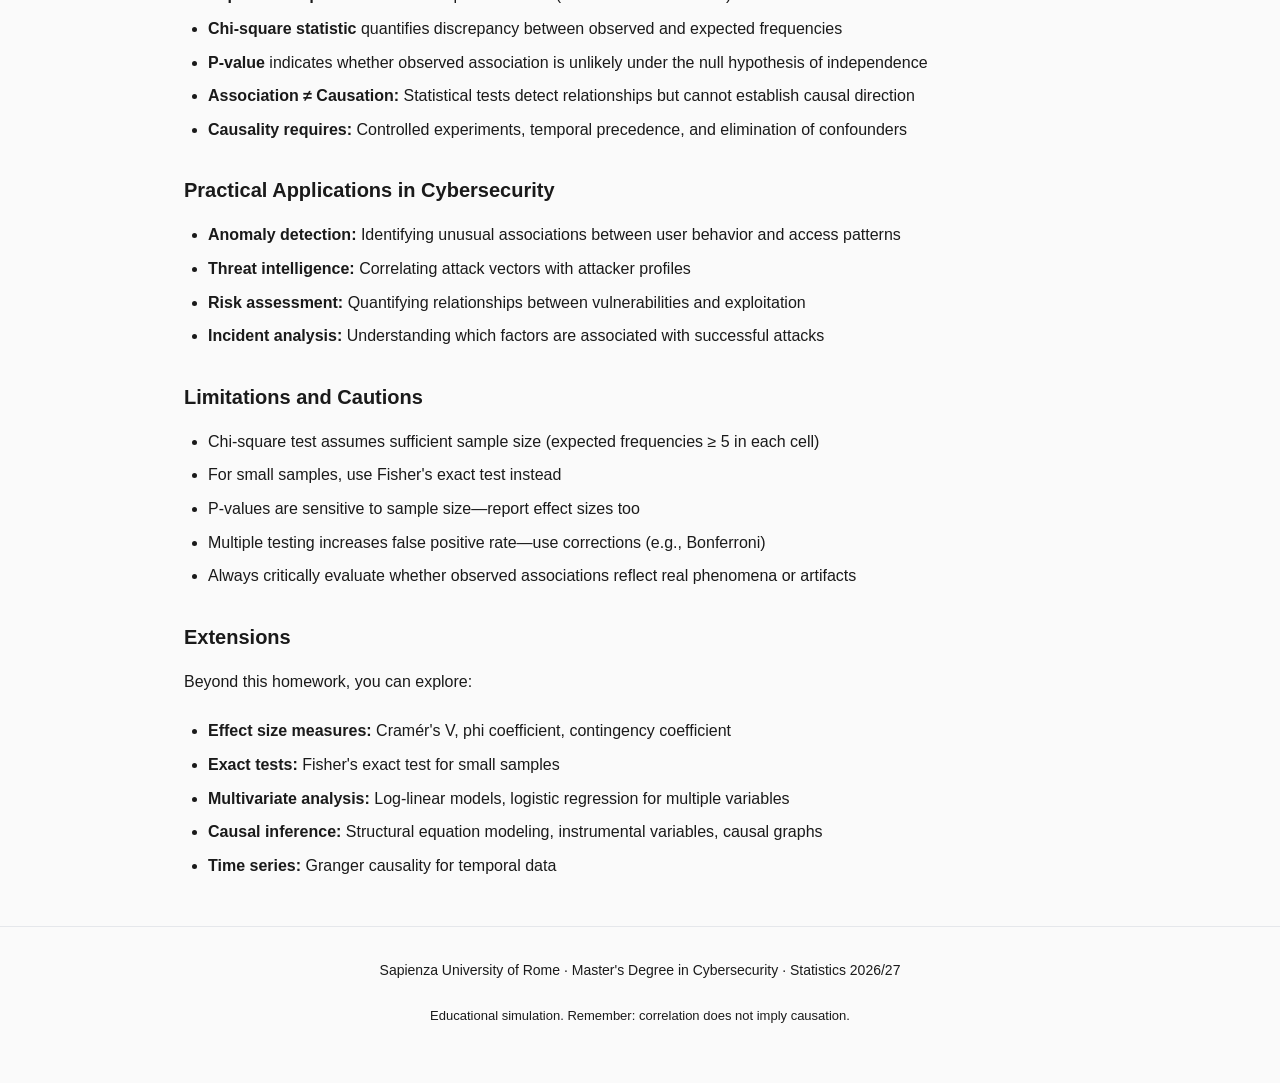
<file: homework7.html>
<!DOCTYPE html>
<html lang="en">
<head>
    <meta charset="UTF-8">
    <meta name="viewport" content="width=device-width, initial-scale=1.0">
    <title>Homework 7: Statistical Independence</title>
    <link rel="stylesheet" href="styles.css">
</head>
<body>
    <header class="site-header">
        <div class="container">
            <nav class="breadcrumb">
                <a href="index.html">Home</a> / <span>Homework 7: Statistical Independence</span>
            </nav>
        </div>
    </header>

    <main class="container">
        <div class="page-header">
            <p class="eyebrow">Homework 7 · Statistical Independence Analysis</p>
            <h1>Statistical Independence and Chi-Square Testing</h1>
            <p class="lead">Analyzing bivariate relationships through contingency tables, expected frequencies, chi-square statistics, and distinguishing statistical association from causality.</p>
        </div>

        <section>
            <h2 id="overview">Overview</h2>
            <p>This homework explores the concept of statistical independence between two categorical variables. Given a bivariate dataset (X, Y), we will:</p>
            <ul>
                <li>Programmatically construct contingency tables showing joint and marginal frequencies</li>
                <li>Calculate conditional probabilities P(Y|X) and P(X|Y)</li>
                <li>Compute expected frequencies under the assumption of independence</li>
                <li>Calculate the chi-square (χ²) statistic and p-value to test independence</li>
                <li>Interpret results in terms of statistical dependence vs. independence</li>
                <li>Critically distinguish statistical association from causality</li>
            </ul>
        </section>

        <section>
            <h2 id="theory">Theoretical Background</h2>

            <h3>Statistical Independence</h3>
            <p><strong>Definition (Probability):</strong> Two random variables X and Y are independent if and only if:</p>
            <p><code>P(X = x, Y = y) = P(X = x) · P(Y = y)</code> for all x, y</p>
            <p>Equivalently:</p>
            <ul>
                <li><code>P(Y = y | X = x) = P(Y = y)</code> (knowing X doesn't change Y's distribution)</li>
                <li><code>P(X = x | Y = y) = P(X = x)</code> (knowing Y doesn't change X's distribution)</li>
            </ul>

            <h3>Contingency Tables</h3>
            <p>A contingency table (cross-tabulation) displays the frequency distribution of two categorical variables:</p>
            <table>
                <thead>
                    <tr>
                        <th>X \ Y</th>
                        <th>Y₁</th>
                        <th>Y₂</th>
                        <th>...</th>
                        <th>Yₘ</th>
                        <th>Total</th>
                    </tr>
                </thead>
                <tbody>
                    <tr>
                        <td><strong>X₁</strong></td>
                        <td>n₁₁</td>
                        <td>n₁₂</td>
                        <td>...</td>
                        <td>n₁ₘ</td>
                        <td>n₁·</td>
                    </tr>
                    <tr>
                        <td><strong>X₂</strong></td>
                        <td>n₂₁</td>
                        <td>n₂₂</td>
                        <td>...</td>
                        <td>n₂ₘ</td>
                        <td>n₂·</td>
                    </tr>
                    <tr>
                        <td>...</td>
                        <td>...</td>
                        <td>...</td>
                        <td>...</td>
                        <td>...</td>
                        <td>...</td>
                    </tr>
                    <tr>
                        <td><strong>Xₖ</strong></td>
                        <td>nₖ₁</td>
                        <td>nₖ₂</td>
                        <td>...</td>
                        <td>nₖₘ</td>
                        <td>nₖ·</td>
                    </tr>
                    <tr>
                        <td><strong>Total</strong></td>
                        <td>n·₁</td>
                        <td>n·₂</td>
                        <td>...</td>
                        <td>n·ₘ</td>
                        <td>n</td>
                    </tr>
                </tbody>
            </table>
            <p>Where:</p>
            <ul>
                <li><strong>nᵢⱼ</strong> = observed frequency (count) of (X=Xᵢ, Y=Yⱼ)</li>
                <li><strong>nᵢ·</strong> = row marginal (total for X=Xᵢ) = Σⱼ nᵢⱼ</li>
                <li><strong>n·ⱼ</strong> = column marginal (total for Y=Yⱼ) = Σᵢ nᵢⱼ</li>
                <li><strong>n</strong> = grand total = Σᵢ Σⱼ nᵢⱼ</li>
            </ul>

            <h3>Marginal and Conditional Frequencies</h3>
            <p><strong>Marginal probabilities (estimated from data):</strong></p>
            <ul>
                <li>P̂(X = Xᵢ) = nᵢ· / n</li>
                <li>P̂(Y = Yⱼ) = n·ⱼ / n</li>
            </ul>

            <p><strong>Conditional probabilities:</strong></p>
            <ul>
                <li>P̂(Y = Yⱼ | X = Xᵢ) = nᵢⱼ / nᵢ·</li>
                <li>P̂(X = Xᵢ | Y = Yⱼ) = nᵢⱼ / n·ⱼ</li>
            </ul>

            <h3>Expected Frequencies Under Independence</h3>
            <p>If X and Y were independent, the expected frequency for cell (i, j) would be:</p>
            <p><code>Eᵢⱼ = n · P(X = Xᵢ) · P(Y = Yⱼ) = (nᵢ· · n·ⱼ) / n</code></p>
            <p>This is the frequency we would expect if the row and column variables were unrelated.</p>

            <h3>Chi-Square Test for Independence</h3>
            <p>The chi-square statistic measures the discrepancy between observed and expected frequencies:</p>
            <p><code>χ² = Σᵢ Σⱼ [(Oᵢⱼ - Eᵢⱼ)² / Eᵢⱼ]</code></p>
            <p>Where Oᵢⱼ = observed frequency, Eᵢⱼ = expected frequency under independence.</p>

            <p><strong>Degrees of freedom:</strong> df = (k - 1)(m - 1), where k = number of X categories, m = number of Y categories</p>

            <p><strong>Null hypothesis (H₀):</strong> X and Y are independent</p>
            <p><strong>Alternative hypothesis (H₁):</strong> X and Y are dependent (associated)</p>

            <p><strong>Decision rule:</strong></p>
            <ul>
                <li>If p-value < α (typically 0.05): Reject H₀, conclude variables are dependent</li>
                <li>If p-value ≥ α: Fail to reject H₀, insufficient evidence of dependence</li>
            </ul>

            <h3>Association vs. Causality</h3>
            <p><strong>Statistical association</strong> means the variables are not independent—knowing one provides information about the other.</p>
            <p><strong>Causality</strong> means one variable directly influences or causes changes in the other.</p>

            <p><strong>CRITICAL DISTINCTION:</strong> Association ≠ Causation</p>
            <ul>
                <li><strong>Correlation does not imply causation</strong></li>
                <li>Possible explanations for association:
                    <ul>
                        <li>X causes Y (direct causation)</li>
                        <li>Y causes X (reverse causation)</li>
                        <li>A confounding variable Z causes both X and Y</li>
                        <li>Coincidental correlation (spurious)</li>
                    </ul>
                </li>
                <li><strong>Establishing causality</strong> requires:
                    <ul>
                        <li>Controlled experiments (randomized controlled trials)</li>
                        <li>Temporal precedence (cause precedes effect)</li>
                        <li>Elimination of confounders</li>
                        <li>Plausible mechanism</li>
                    </ul>
                </li>
            </ul>
        </section>

        <section>
            <h2 id="independent-example">Example 1: Independent Variables</h2>
            <p>Generate data where X and Y are sampled independently from separate distributions. The chi-square test should fail to reject independence.</p>

            <div class="split">
                <div>
                    <h3>Scenario: Security Training Level vs. Department</h3>
                    <p>Consider a company where security training completion (Weak, Medium, Strong) is assigned randomly, independent of department (Engineering, Marketing, HR).</p>
                    <p><strong>Expected result:</strong> No association between training level and department. Chi-square test should yield p-value > 0.05.</p>
                </div>

                <div class="panel sticky">
                    <h3>Generate Independent Data</h3>
                    <label>Sample size (n)
                        <input id="independent-n" type="number" value="200" min="50" max="10000" step="50">
                    </label>
                    <button id="generate-independent-btn" type="button">Generate & Analyze</button>
                    <p id="independent-msg" class="msg" role="status"></p>
                </div>
            </div>

            <div id="independent-results" style="display: none; margin-top: 2rem;">
                <h3>Contingency Table (Observed Frequencies)</h3>
                <div id="independent-contingency-table"></div>

                <h3>Expected Frequencies (Under Independence)</h3>
                <div id="independent-expected-table"></div>

                <h3>Chi-Square Test Results</h3>
                <table>
                    <tbody>
                        <tr>
                            <td><strong>χ² statistic:</strong></td>
                            <td><output id="independent-chi-square">–</output></td>
                        </tr>
                        <tr>
                            <td><strong>Degrees of freedom:</strong></td>
                            <td><output id="independent-df">–</output></td>
                        </tr>
                        <tr>
                            <td><strong>p-value:</strong></td>
                            <td><output id="independent-p-value">–</output></td>
                        </tr>
                        <tr>
                            <td><strong>Significant (α=0.05):</strong></td>
                            <td><output id="independent-significant">–</output></td>
                        </tr>
                    </tbody>
                </table>

                <h3>Interpretation</h3>
                <div class="result-item">
                    <strong>Conclusion:</strong>
                    <output id="independent-conclusion">–</output>
                </div>
                <div class="result-item">
                    <strong>Relationship:</strong>
                    <output id="independent-relationship">–</output>
                </div>
                <div class="result-item">
                    <strong>Causality Note:</strong>
                    <output id="independent-causality">–</output>
                </div>
            </div>
        </section>

        <section>
            <h2 id="dependent-example">Example 2: Dependent Variables</h2>
            <p>Generate data where Y is conditionally dependent on X. The chi-square test should reject independence.</p>

            <div class="split">
                <div>
                    <h3>Scenario: Attack Sophistication vs. Breach Success</h3>
                    <p>Consider cyberattacks where sophistication level (Weak, Medium, Strong) influences breach outcome (Fail, Pass, Excel).</p>
                    <p><strong>Dependency mechanism:</strong> Stronger attacks have higher success rates:</p>
                    <ul>
                        <li>Weak attacks: mostly fail</li>
                        <li>Medium attacks: mixed results</li>
                        <li>Strong attacks: mostly succeed</li>
                    </ul>
                    <p><strong>Expected result:</strong> Strong association between sophistication and success. Chi-square test should yield p-value < 0.05.</p>

                    <h4>Dependency Types</h4>
                    <ul>
                        <li><strong>Conditional:</strong> Y sampled from different distributions depending on X</li>
                        <li><strong>Correlation:</strong> Bivariate normal with correlation ρ, then binned into categories</li>
                    </ul>
                </div>

                <div class="panel sticky">
                    <h3>Generate Dependent Data</h3>
                    <label>Sample size (n)
                        <input id="dependent-n" type="number" value="200" min="50" max="10000" step="50">
                    </label>
                    <label>Dependency type
                        <select id="dependency-type">
                            <option value="conditional">Conditional (attack success)</option>
                            <option value="correlation">Correlation (binned normal)</option>
                        </select>
                    </label>
                    <button id="generate-dependent-btn" type="button">Generate & Analyze</button>
                    <p id="dependent-msg" class="msg" role="status"></p>
                </div>
            </div>

            <div id="dependent-results" style="display: none; margin-top: 2rem;">
                <h3>Contingency Table (Observed Frequencies)</h3>
                <div id="dependent-contingency-table"></div>

                <h3>Expected Frequencies (Under Independence)</h3>
                <div id="dependent-expected-table"></div>

                <h3>Chi-Square Test Results</h3>
                <table>
                    <tbody>
                        <tr>
                            <td><strong>χ² statistic:</strong></td>
                            <td><output id="dependent-chi-square">–</output></td>
                        </tr>
                        <tr>
                            <td><strong>Degrees of freedom:</strong></td>
                            <td><output id="dependent-df">–</output></td>
                        </tr>
                        <tr>
                            <td><strong>p-value:</strong></td>
                            <td><output id="dependent-p-value">–</output></td>
                        </tr>
                        <tr>
                            <td><strong>Significant (α=0.05):</strong></td>
                            <td><output id="dependent-significant">–</output></td>
                        </tr>
                    </tbody>
                </table>

                <h3>Interpretation</h3>
                <div class="result-item">
                    <strong>Conclusion:</strong>
                    <output id="dependent-conclusion">–</output>
                </div>
                <div class="result-item">
                    <strong>Relationship:</strong>
                    <output id="dependent-relationship">–</output>
                </div>
                <div class="result-item">
                    <strong>Causality Note:</strong>
                    <output id="dependent-causality">–</output>
                </div>
            </div>
        </section>

        <section>
            <h2 id="custom-data">Custom Data Analysis</h2>
            <p>Analyze your own bivariate dataset. Provide data in CSV format (X,Y pairs).</p>

            <div class="split">
                <div>
                    <h3>Data Format</h3>
                    <p>Enter data as comma-separated values with a header row:</p>
                    <pre>X,Y
A,Low
A,Medium
B,High
B,Medium
C,Low
...</pre>

                    <h3>Example Datasets</h3>

                    <h4>1. Browser Type vs. Vulnerability Click</h4>
                    <pre>Browser,Clicked
Chrome,No
Chrome,No
Firefox,No
Safari,Yes
Chrome,No
Firefox,No
Safari,Yes
Edge,No</pre>

                    <h4>2. Password Strength vs. Breach</h4>
                    <pre>Strength,Breached
Weak,Yes
Weak,Yes
Medium,No
Strong,No
Weak,Yes
Medium,Yes
Strong,No
Medium,No</pre>
                </div>

                <div class="panel sticky">
                    <h3>Enter Custom Data</h3>
                    <label>Paste CSV data (X,Y format)
                        <textarea id="custom-data" rows="10" placeholder="X,Y&#10;A,Low&#10;A,Medium&#10;B,High&#10;..."></textarea>
                    </label>
                    <button id="analyze-custom-btn" type="button">Analyze</button>
                    <p id="custom-msg" class="msg" role="status"></p>
                </div>
            </div>

            <div id="custom-results" style="display: none; margin-top: 2rem;">
                <h3>Contingency Table (Observed Frequencies)</h3>
                <div id="custom-contingency-table"></div>

                <h3>Expected Frequencies (Under Independence)</h3>
                <div id="custom-expected-table"></div>

                <h3>Chi-Square Test Results</h3>
                <table>
                    <tbody>
                        <tr>
                            <td><strong>χ² statistic:</strong></td>
                            <td><output id="custom-chi-square">–</output></td>
                        </tr>
                        <tr>
                            <td><strong>Degrees of freedom:</strong></td>
                            <td><output id="custom-df">–</output></td>
                        </tr>
                        <tr>
                            <td><strong>p-value:</strong></td>
                            <td><output id="custom-p-value">–</output></td>
                        </tr>
                        <tr>
                            <td><strong>Significant (α=0.05):</strong></td>
                            <td><output id="custom-significant">–</output></td>
                        </tr>
                    </tbody>
                </table>

                <h3>Interpretation</h3>
                <div class="result-item">
                    <strong>Conclusion:</strong>
                    <output id="custom-conclusion">–</output>
                </div>
                <div class="result-item">
                    <strong>Relationship:</strong>
                    <output id="custom-relationship">–</output>
                </div>
                <div class="result-item">
                    <strong>Causality Note:</strong>
                    <output id="custom-causality">–</output>
                </div>
            </div>
        </section>

        <section>
            <h2 id="causality">Association vs. Causality: Critical Discussion</h2>

            <h3>What the Chi-Square Test Tells Us</h3>
            <p>The chi-square test for independence answers one question: <strong>Are the two variables statistically associated?</strong></p>
            <ul>
                <li>If p < 0.05: We have evidence of association (dependence)</li>
                <li>If p ≥ 0.05: No evidence of association (possibly independent)</li>
            </ul>

            <h3>What the Chi-Square Test Does NOT Tell Us</h3>
            <p>The test provides <strong>no information about causality</strong>. Association can arise from multiple mechanisms:</p>

            <h4>1. Direct Causation: X → Y</h4>
            <p><strong>Example:</strong> Attack sophistication (X) → Breach success (Y)</p>
            <p>More sophisticated attacks directly cause higher success rates.</p>

            <h4>2. Reverse Causation: Y → X</h4>
            <p><strong>Example:</strong> Ice cream sales (X) correlate with crime rates (Y)</p>
            <p>But high crime doesn't cause ice cream purchases—both are caused by warm weather.</p>

            <h4>3. Confounding Variable: Z → X and Z → Y</h4>
            <p><strong>Example:</strong> Education level (Z) → Income (X) and Health outcomes (Y)</p>
            <p>Income and health are associated, but education is the underlying cause of both.</p>

            <h4>4. Spurious Correlation</h4>
            <p><strong>Example:</strong> Number of Nicolas Cage films (X) correlates with swimming pool drownings (Y)</p>
            <p>Pure coincidence with no causal mechanism.</p>

            <h3>Establishing Causality</h3>
            <p>To move from association to causation, we need:</p>
            <ul>
                <li><strong>Randomized controlled trials (RCTs):</strong> Randomly assign treatment to eliminate confounding</li>
                <li><strong>Temporal precedence:</strong> Cause must precede effect in time</li>
                <li><strong>Dose-response relationship:</strong> Stronger cause → stronger effect</li>
                <li><strong>Consistency:</strong> Relationship holds across different studies and populations</li>
                <li><strong>Plausibility:</strong> Biologically/mechanistically plausible pathway</li>
                <li><strong>Specificity:</strong> Specific cause → specific effect (not always required)</li>
            </ul>

            <h3>In Cybersecurity Context</h3>
            <p><strong>Observed association:</strong> Systems with outdated software are more frequently breached.</p>

            <p><strong>Possible explanations:</strong></p>
            <ol>
                <li><strong>Causal:</strong> Outdated software has vulnerabilities → higher breach probability</li>
                <li><strong>Confounding:</strong> Organizations with poor security culture both fail to update software AND have weak overall defenses</li>
                <li><strong>Reverse:</strong> Breached organizations delay updates during incident response</li>
            </ol>

            <p><strong>How to determine causality:</strong></p>
            <ul>
                <li>Controlled experiment: randomly assign software update status to similar systems</li>
                <li>Longitudinal study: track systems over time, observe breach risk before and after updates</li>
                <li>Control for confounders: adjust for organization size, industry, security budget, etc.</li>
            </ul>

            <h3>Statistical vs. Practical Significance</h3>
            <p><strong>Statistical significance (p < 0.05):</strong> Unlikely to occur by chance alone</p>
            <p><strong>Practical significance:</strong> Effect size is large enough to matter in real-world decisions</p>
            <ul>
                <li>With large n, even tiny effects become statistically significant but may be practically irrelevant</li>
                <li>With small n, large effects may not reach statistical significance but could be important</li>
                <li>Always consider effect size (e.g., Cramér's V, odds ratios) alongside p-values</li>
            </ul>
        </section>

        <section>
            <h2 id="conclusions">Conclusions</h2>

            <h3>Key Takeaways</h3>
            <ul>
                <li><strong>Contingency tables</strong> organize bivariate categorical data, showing joint, marginal, and conditional frequencies</li>
                <li><strong>Independence</strong> means P(X,Y) = P(X)·P(Y) — knowing one variable provides no information about the other</li>
                <li><strong>Expected frequencies</strong> under independence are (row total × column total) / n</li>
                <li><strong>Chi-square statistic</strong> quantifies discrepancy between observed and expected frequencies</li>
                <li><strong>P-value</strong> indicates whether observed association is unlikely under the null hypothesis of independence</li>
                <li><strong>Association ≠ Causation:</strong> Statistical tests detect relationships but cannot establish causal direction</li>
                <li><strong>Causality requires:</strong> Controlled experiments, temporal precedence, and elimination of confounders</li>
            </ul>

            <h3>Practical Applications in Cybersecurity</h3>
            <ul>
                <li><strong>Anomaly detection:</strong> Identifying unusual associations between user behavior and access patterns</li>
                <li><strong>Threat intelligence:</strong> Correlating attack vectors with attacker profiles</li>
                <li><strong>Risk assessment:</strong> Quantifying relationships between vulnerabilities and exploitation</li>
                <li><strong>Incident analysis:</strong> Understanding which factors are associated with successful attacks</li>
            </ul>

            <h3>Limitations and Cautions</h3>
            <ul>
                <li>Chi-square test assumes sufficient sample size (expected frequencies ≥ 5 in each cell)</li>
                <li>For small samples, use Fisher's exact test instead</li>
                <li>P-values are sensitive to sample size—report effect sizes too</li>
                <li>Multiple testing increases false positive rate—use corrections (e.g., Bonferroni)</li>
                <li>Always critically evaluate whether observed associations reflect real phenomena or artifacts</li>
            </ul>

            <h3>Extensions</h3>
            <p>Beyond this homework, you can explore:</p>
            <ul>
                <li><strong>Effect size measures:</strong> Cramér's V, phi coefficient, contingency coefficient</li>
                <li><strong>Exact tests:</strong> Fisher's exact test for small samples</li>
                <li><strong>Multivariate analysis:</strong> Log-linear models, logistic regression for multiple variables</li>
                <li><strong>Causal inference:</strong> Structural equation modeling, instrumental variables, causal graphs</li>
                <li><strong>Time series:</strong> Granger causality for temporal data</li>
            </ul>
        </section>
    </main>

    <footer class="site-footer">
        <div class="container">
            <p>Sapienza University of Rome · Master's Degree in Cybersecurity · Statistics 2026/27</p>
            <p class="disclaimer">Educational simulation. Remember: correlation does not imply causation.</p>
        </div>
    </footer>

    <script src="homework7.js"></script>
</body>
</html>
</file>
<file: styles.css>
:root {
    --color-bg: #fafafa;
    --color-text: #1a1a1a;
    --color-text-muted: #6b7280;
    --color-border: #e5e7eb;
    --color-accent: #2563eb;
    --color-accent-hover: #1d4ed8;
    --color-surface: #ffffff;
    --color-code-bg: #f3f4f6;
    --spacing-xs: 0.5rem;
    --spacing-sm: 1rem;
    --spacing-md: 1.5rem;
    --spacing-lg: 2rem;
    --spacing-xl: 3rem;
}

* {
    margin: 0;
    padding: 0;
    box-sizing: border-box;
}

body {
    font-family: -apple-system, BlinkMacSystemFont, 'Segoe UI', 'Noto Sans', Helvetica, Arial, sans-serif;
    background: var(--color-bg);
    color: var(--color-text);
    line-height: 1.6;
    font-size: 16px;
}

.container {
    max-width: 960px;
    margin: 0 auto;
    padding: 0 var(--spacing-md);
}

/* Site Header */
.site-header {
    border-bottom: 1px solid var(--color-border);
    padding: var(--spacing-md) 0;
    background: var(--color-surface);
}

.site-header h1 {
    font-size: 1.5rem;
    font-weight: 600;
    color: var(--color-text);
}

.course-info {
    font-size: 0.875rem;
    color: var(--color-text-muted);
    margin-top: 0.25rem;
}

/* Main Content */
main {
    padding: var(--spacing-xl) 0;
}

.intro {
    margin-bottom: var(--spacing-xl);
}

.intro h2 {
    font-size: 2rem;
    font-weight: 600;
    margin-bottom: var(--spacing-sm);
}

.lead {
    font-size: 1.125rem;
    color: var(--color-text-muted);
    max-width: 720px;
}

/* Homework Grid */
.homework-grid {
    display: grid;
    gap: var(--spacing-lg);
}

.hw-card {
    border: 1px solid var(--color-border);
    background: var(--color-surface);
    padding: var(--spacing-lg);
    border-radius: 8px;
    transition: border-color 0.2s;
}

.hw-card:hover {
    border-color: var(--color-accent);
}

.hw-header {
    display: flex;
    align-items: center;
    gap: var(--spacing-sm);
    margin-bottom: var(--spacing-sm);
}

.hw-number {
    font-size: 1.5rem;
    font-weight: 700;
    color: var(--color-accent);
    font-variant-numeric: tabular-nums;
}

.hw-topic {
    font-size: 0.875rem;
    color: var(--color-text-muted);
    text-transform: uppercase;
    letter-spacing: 0.05em;
}

.hw-card h3 {
    font-size: 1.5rem;
    margin-bottom: var(--spacing-sm);
}

.hw-card h3 a {
    color: var(--color-text);
    text-decoration: none;
}

.hw-card h3 a:hover {
    color: var(--color-accent);
}

.hw-card > p {
    color: var(--color-text-muted);
    margin-bottom: var(--spacing-md);
}

.hw-meta {
    display: flex;
    flex-wrap: wrap;
    gap: var(--spacing-sm);
    font-size: 0.875rem;
}

.hw-meta span {
    padding: 0.25rem 0.75rem;
    background: var(--color-code-bg);
    border-radius: 4px;
    color: var(--color-text-muted);
}

/* Footer */
.site-footer {
    border-top: 1px solid var(--color-border);
    padding: var(--spacing-lg) 0;
    margin-top: var(--spacing-xl);
    font-size: 0.875rem;
    color: var(--color-text-muted);
    text-align: center;
}

.disclaimer {
    margin-top: 0.5rem;
    font-size: 0.8125rem;
}

/* Homework Page Styles */
.page-header {
    border-bottom: 1px solid var(--color-border);
    padding-bottom: var(--spacing-lg);
    margin-bottom: var(--spacing-xl);
}

.breadcrumb {
    font-size: 0.875rem;
    margin-bottom: var(--spacing-sm);
}

.breadcrumb a {
    color: var(--color-accent);
    text-decoration: none;
}

.breadcrumb a:hover {
    text-decoration: underline;
}

.eyebrow {
    font-size: 0.875rem;
    color: var(--color-text-muted);
    text-transform: uppercase;
    letter-spacing: 0.05em;
    margin-bottom: var(--spacing-sm);
}

h1 {
    font-size: 2.5rem;
    font-weight: 700;
    margin-bottom: var(--spacing-sm);
    line-height: 1.2;
}

h2 {
    font-size: 1.75rem;
    font-weight: 600;
    margin: var(--spacing-xl) 0 var(--spacing-md);
    line-height: 1.3;
}

h3 {
    font-size: 1.25rem;
    font-weight: 600;
    margin: var(--spacing-lg) 0 var(--spacing-sm);
}

h4 {
    font-size: 1.125rem;
    font-weight: 600;
    margin: var(--spacing-md) 0 var(--spacing-sm);
}

p {
    margin-bottom: var(--spacing-md);
    color: var(--color-text);
}

ul, ol {
    margin-bottom: var(--spacing-md);
    padding-left: 1.5rem;
}

li {
    margin-bottom: 0.5rem;
}

code {
    background: var(--color-code-bg);
    padding: 0.125rem 0.375rem;
    border-radius: 3px;
    font-family: 'Consolas', 'Monaco', 'Courier New', monospace;
    font-size: 0.9em;
}

/* Sections */
section {
    margin-bottom: var(--spacing-xl);
}

.split {
    display: grid;
    gap: var(--spacing-lg);
    margin: var(--spacing-lg) 0;
}

@media (min-width: 768px) {
    .split {
        grid-template-columns: 1fr 1fr;
    }
}

/* Panel */
.panel {
    background: var(--color-code-bg);
    border: 1px solid var(--color-border);
    border-radius: 8px;
    padding: var(--spacing-lg);
}

.panel.sticky {
    position: sticky;
    top: var(--spacing-md);
    align-self: start;
}

.panel h3 {
    margin-top: 0;
}

/* Form Controls */
label {
    display: block;
    font-size: 0.875rem;
    font-weight: 500;
    margin-bottom: var(--spacing-xs);
    color: var(--color-text);
}

input[type="number"],
select {
    width: 100%;
    padding: 0.5rem 0.75rem;
    border: 1px solid var(--color-border);
    border-radius: 4px;
    font-size: 1rem;
    margin-bottom: var(--spacing-sm);
    font-family: inherit;
    background: white;
}

input[type="number"]:focus,
select:focus {
    outline: none;
    border-color: var(--color-accent);
}

button {
    background: var(--color-accent);
    color: white;
    border: none;
    padding: 0.625rem 1.25rem;
    border-radius: 4px;
    font-size: 0.875rem;
    font-weight: 500;
    cursor: pointer;
    transition: background-color 0.2s;
    margin-right: 0.5rem;
    margin-bottom: 0.5rem;
}

button:hover {
    background: var(--color-accent-hover);
}

button:disabled {
    opacity: 0.5;
    cursor: not-allowed;
}

/* Output */
.output {
    background: #1a1a1a;
    color: #f3f4f6;
    padding: var(--spacing-md);
    border-radius: 4px;
    font-family: 'Consolas', 'Monaco', 'Courier New', monospace;
    font-size: 0.875rem;
    line-height: 1.6;
    overflow-x: auto;
    margin-top: var(--spacing-md);
}

.result {
    font-weight: 600;
    font-size: 1.125rem;
    color: var(--color-accent);
    margin: var(--spacing-md) 0;
}

output {
    font-family: 'Consolas', 'Monaco', monospace;
}

.msg {
    color: var(--color-text-muted);
    font-size: 0.875rem;
    margin: var(--spacing-sm) 0;
}

.legend, .note {
    font-size: 0.875rem;
    color: var(--color-text-muted);
    margin: var(--spacing-sm) 0;
}

/* Canvas */
canvas {
    border: 1px solid var(--color-border);
    border-radius: 4px;
    margin-top: var(--spacing-md);
    display: block;
    max-width: 100%;
    background: white;
}

/* Chips */
.chips {
    list-style: none;
    padding: 0;
    display: flex;
    flex-wrap: wrap;
    gap: 0.5rem;
    margin: var(--spacing-md) 0;
}

.chips li {
    background: var(--color-code-bg);
    border: 1px solid var(--color-border);
    padding: 0.375rem 0.75rem;
    border-radius: 4px;
    font-size: 0.875rem;
    font-family: 'Consolas', 'Monaco', monospace;
    margin: 0;
}

.chips li.valid::after {
    content: ' ✓';
    color: #10b981;
}

/* Table */
table {
    width: 100%;
    border-collapse: collapse;
    margin: var(--spacing-md) 0;
    font-size: 0.875rem;
}

th, td {
    text-align: left;
    padding: 0.75rem;
    border-bottom: 1px solid var(--color-border);
}

th {
    font-weight: 600;
    background: var(--color-code-bg);
}

.table-wrap {
    overflow-x: auto;
    margin: var(--spacing-md) 0;
}

/* Dots for visualization legend */
.dot {
    display: inline-block;
    width: 8px;
    height: 8px;
    border-radius: 50%;
    margin: 0 4px;
}

.dot.grey {
    background: #9ca3af;
}

.dot.acc {
    background: var(--color-accent);
}

.dot.ring {
    background: transparent;
    border: 2px solid var(--color-accent);
}

/* Pipeline visualization */
.pipeline {
    margin: var(--spacing-lg) 0;
    padding: var(--spacing-lg);
    background: var(--color-surface);
    border: 1px solid var(--color-border);
    border-radius: 8px;
}

.pipe-step {
    background: var(--color-code-bg);
    padding: var(--spacing-md);
    border-radius: 6px;
    margin: var(--spacing-sm) 0;
}

.pipe-label {
    font-size: 0.75rem;
    color: var(--color-text-muted);
    text-transform: uppercase;
    letter-spacing: 0.05em;
    margin-bottom: 0.25rem;
}

.pipe-value {
    font-weight: 600;
    font-size: 1.125rem;
    color: var(--color-text);
    margin-bottom: 0.5rem;
}

.pipe-example {
    font-family: 'Consolas', 'Monaco', monospace;
    font-size: 0.875rem;
    color: var(--color-text-muted);
    word-break: break-all;
}

.pipe-arrow {
    text-align: center;
    color: var(--color-accent);
    font-weight: 600;
    padding: var(--spacing-xs) 0;
    font-size: 0.875rem;
}

/* Timeline */
.timeline {
    margin: var(--spacing-lg) 0;
}

.timeline-item {
    display: grid;
    grid-template-columns: 80px 1fr;
    gap: var(--spacing-md);
    padding: var(--spacing-md) 0;
    border-left: 2px solid var(--color-border);
    padding-left: var(--spacing-md);
    margin-left: 40px;
    position: relative;
}

.timeline-item::before {
    content: '';
    position: absolute;
    left: -6px;
    top: 24px;
    width: 10px;
    height: 10px;
    border-radius: 50%;
    background: var(--color-accent);
    border: 2px solid var(--color-surface);
}

.timeline-year {
    font-weight: 700;
    font-size: 1.125rem;
    color: var(--color-accent);
    font-variant-numeric: tabular-nums;
}

.timeline-content {
    color: var(--color-text);
}

.timeline-content strong {
    color: var(--color-text);
}

/* Comparison table */
.comparison-table {
    overflow-x: auto;
    margin: var(--spacing-lg) 0;
}

.comparison-table table {
    width: 100%;
    border-collapse: collapse;
    font-size: 0.875rem;
}

.comparison-table th,
.comparison-table td {
    text-align: left;
    padding: var(--spacing-sm);
    border: 1px solid var(--color-border);
}

.comparison-table th {
    background: var(--color-code-bg);
    font-weight: 600;
}

.comparison-table td:first-child {
    font-family: 'Consolas', 'Monaco', monospace;
    font-weight: 600;
}

/* Demo results */
.result-item {
    margin: var(--spacing-md) 0;
    padding: var(--spacing-sm);
    background: var(--color-code-bg);
    border-radius: 4px;
}

.result-item strong {
    display: block;
    margin-bottom: 0.5rem;
    color: var(--color-text);
}

.result-code {
    display: block;
    font-family: 'Consolas', 'Monaco', monospace;
    font-size: 0.8125rem;
    color: var(--color-text-muted);
    word-break: break-all;
    background: var(--color-surface);
    padding: var(--spacing-xs);
    border-radius: 3px;
}

/* Model comparison boxes */
.model-comparison {
    display: grid;
    gap: var(--spacing-lg);
    margin: var(--spacing-lg) 0;
}

@media (min-width: 768px) {
    .model-comparison {
        grid-template-columns: 1fr 1fr;
    }
}

.model-box {
    background: var(--color-surface);
    border: 2px solid var(--color-border);
    border-radius: 8px;
    padding: var(--spacing-lg);
}

.model-box h3 {
    margin-top: 0;
    color: var(--color-accent);
}

.model-box p {
    margin-bottom: var(--spacing-sm);
}

/* Chart grid */
.chart-grid {
    display: grid;
    gap: var(--spacing-lg);
    margin: var(--spacing-lg) 0;
}

@media (min-width: 768px) {
    .chart-grid {
        grid-template-columns: 1fr 1fr;
    }
}

.chart-grid > div {
    background: var(--color-surface);
    padding: var(--spacing-md);
    border: 1px solid var(--color-border);
    border-radius: 8px;
}

.chart-grid h4 {
    margin-top: 0;
    font-size: 1rem;
    text-align: center;
}

.chart-note {
    font-size: 0.75rem;
    color: var(--color-text-muted);
    text-align: center;
    margin: 0.5rem 0 0 0;
    font-style: italic;
}

/* Input fields for homework 4 */
input[type="text"] {
    width: 100%;
    padding: 0.5rem 0.75rem;
    border: 1px solid var(--color-border);
    border-radius: 4px;
    font-size: 1rem;
    margin-bottom: var(--spacing-sm);
    font-family: 'Consolas', 'Monaco', monospace;
    background: white;
}

input[type="text"]:focus {
    outline: none;
    border-color: var(--color-accent);
}

textarea {
    width: 100%;
    padding: 0.5rem 0.75rem;
    border: 1px solid var(--color-border);
    border-radius: 4px;
    font-size: 1rem;
    margin-bottom: var(--spacing-sm);
    font-family: 'Consolas', 'Monaco', monospace;
    background: white;
    resize: vertical;
}

textarea:focus {
    outline: none;
    border-color: var(--color-accent);
}

/* Responsive */
@media (max-width: 768px) {
    h1 {
        font-size: 2rem;
    }

    h2 {
        font-size: 1.5rem;
    }

    .intro h2 {
        font-size: 1.75rem;
    }

    .timeline-item {
        grid-template-columns: 60px 1fr;
        margin-left: 20px;
    }

    .timeline-year {
        font-size: 1rem;
    }

    .chart-grid {
        grid-template-columns: 1fr;
    }

    canvas {
        max-width: 100%;
        height: auto;
    }
}
</file>
